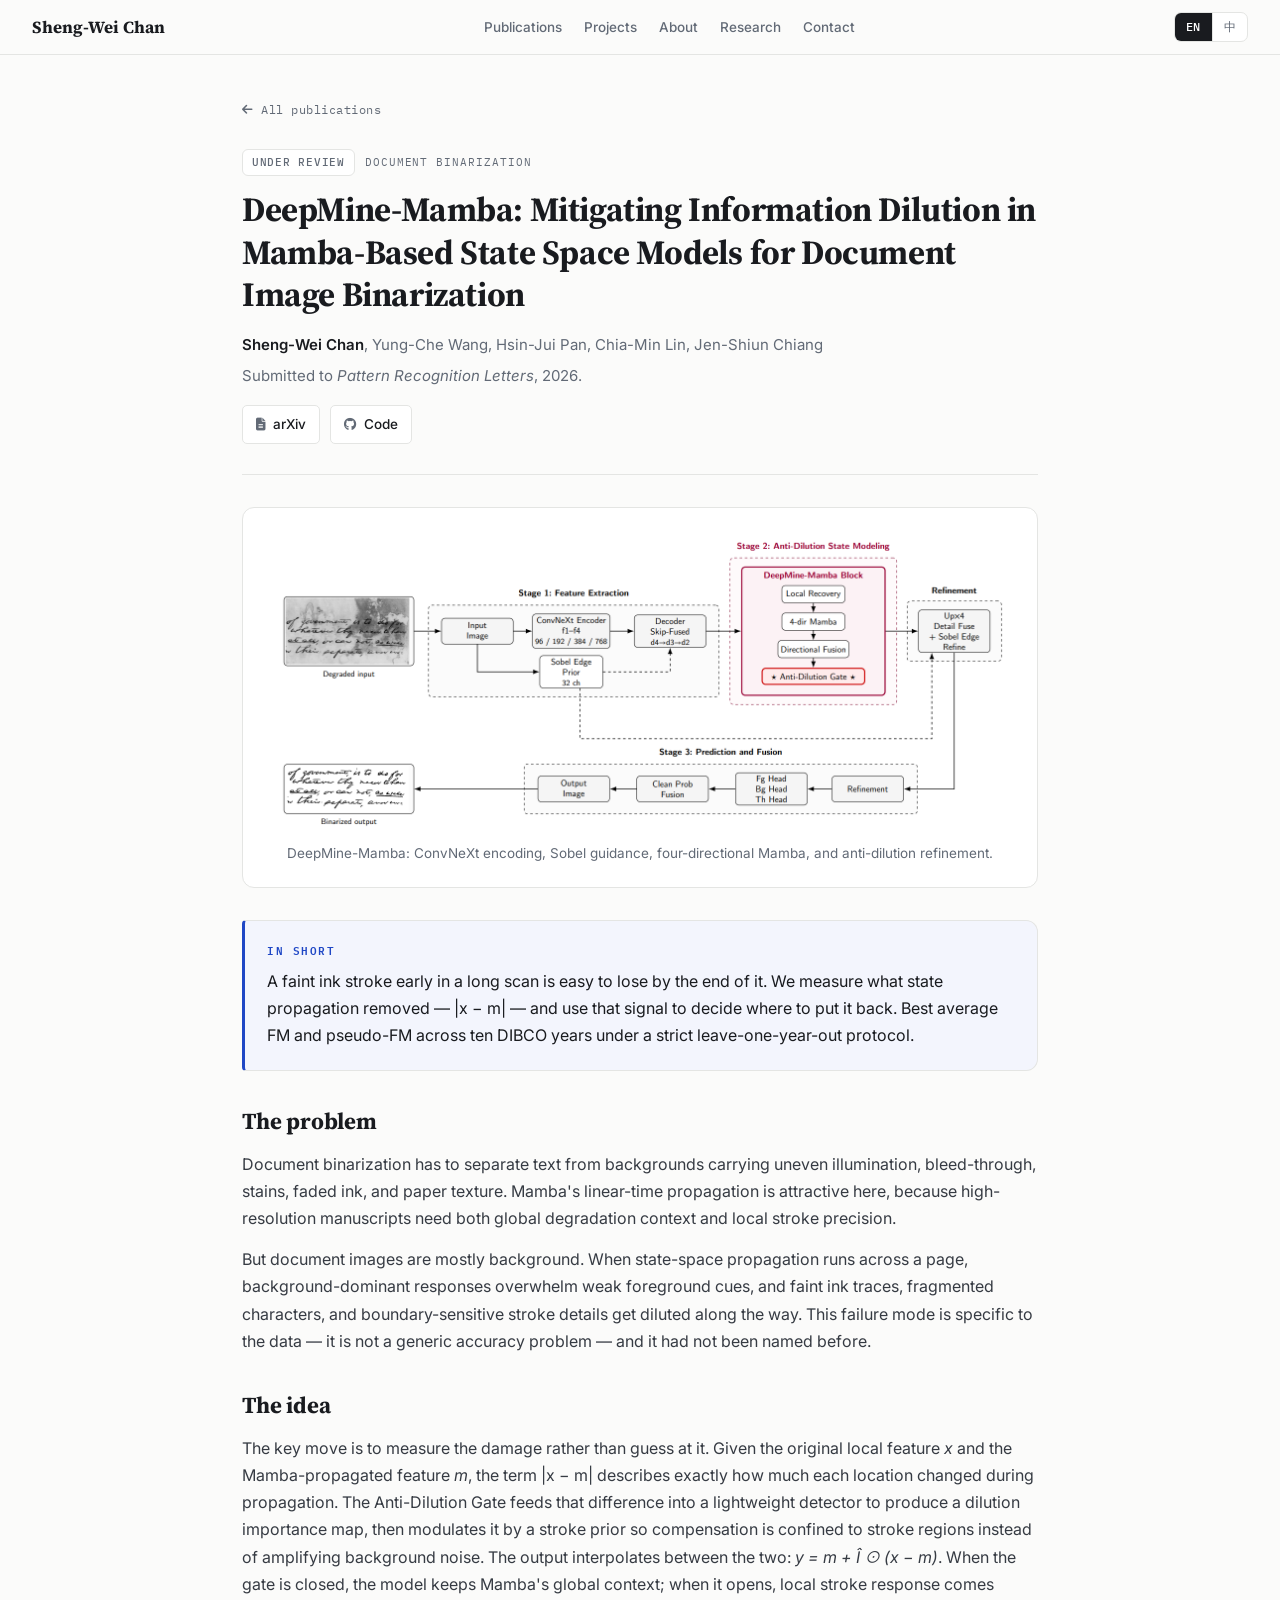
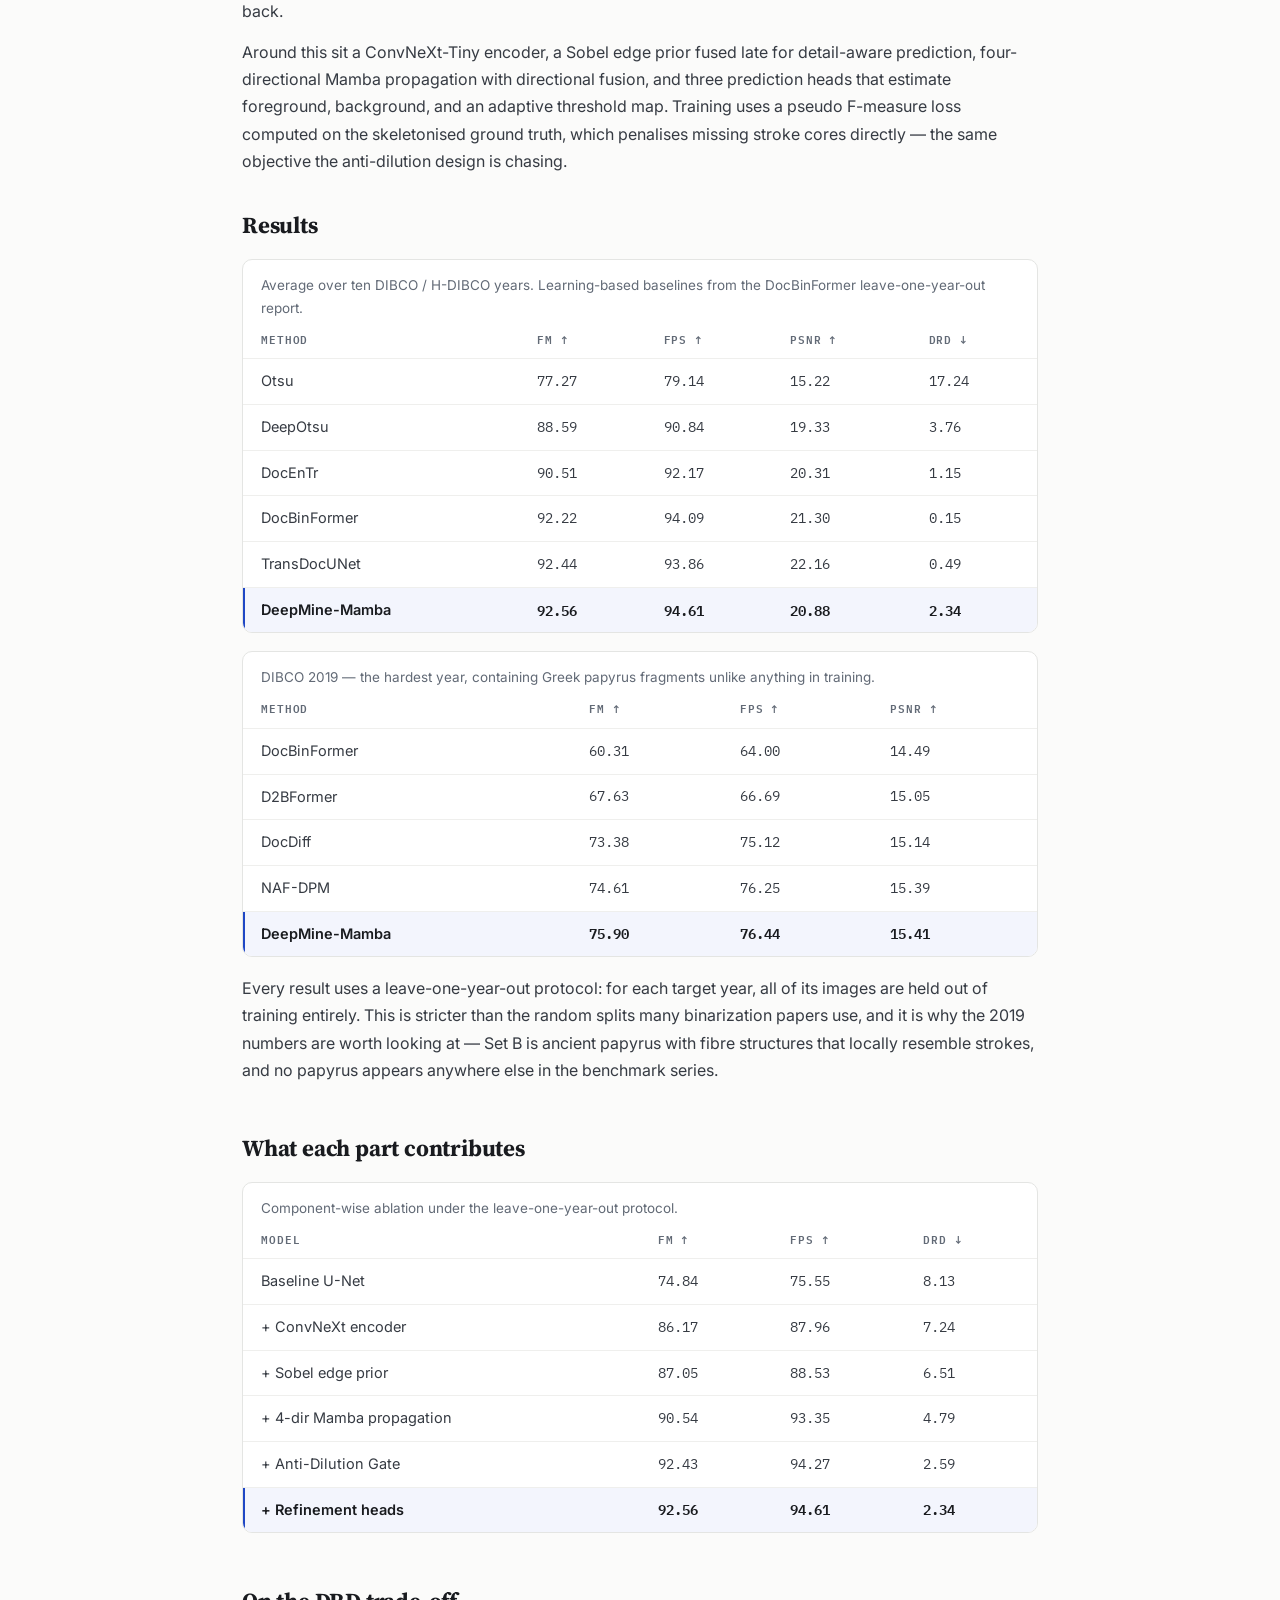
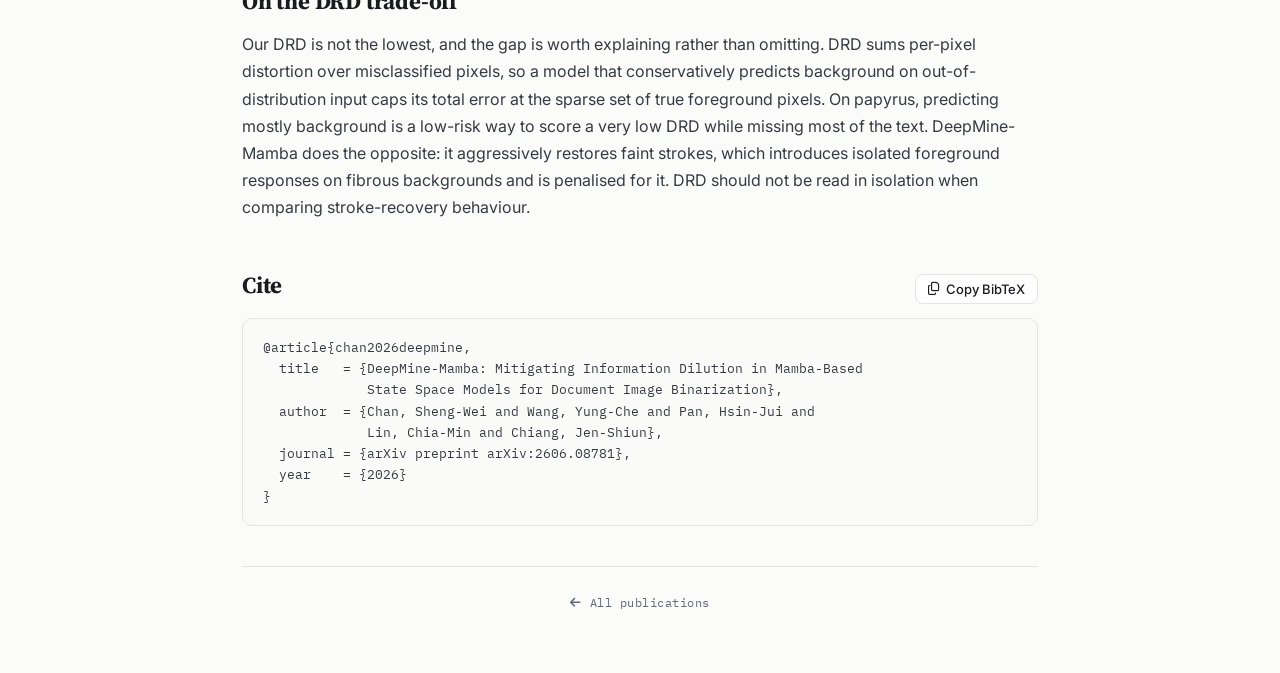
<file: deepmine-mamba.html>
<!DOCTYPE html>
<html lang="en" data-lang="en">
<head>
  <meta charset="UTF-8" />
  <script src="preferences.js"></script>
  <meta name="viewport" content="width=device-width, initial-scale=1.0" />

  

  <meta name="description" content="DeepMine-Mamba studies information retention in state space models for degraded document image binarization. Explore the method, paper, results, and code." />
  <title>DeepMine-Mamba | Sheng-Wei Chan</title>
  <link rel="canonical" href="https://shengweichan.com/deepmine-mamba.html" />

  <link rel="preconnect" href="https://fonts.googleapis.com" />
  <link rel="preconnect" href="https://fonts.gstatic.com" crossorigin />
  <link
    href="https://fonts.googleapis.com/css2?family=IBM+Plex+Mono:wght@400;500;600&family=Inter:wght@400;500;600;700&family=Noto+Sans+TC:wght@400;500;700&family=Noto+Serif+TC:wght@600;700&family=Source+Serif+4:opsz,wght@8..60,500..700&display=swap"
    rel="stylesheet"
  />
  <link rel="icon" href="favicon.svg" type="image/svg+xml" />

  <meta property="og:type" content="article" />
  <meta property="og:title" content="DeepMine-Mamba: Mitigating Information Dilution in Mamba-Based State Space Models for Document Image Binarization" />
  <meta property="og:description" content="DeepMine-Mamba studies information retention in state space models for degraded document image binarization. Explore the method, paper, results, and code." />
  <meta property="og:url" content="https://shengweichan.com/deepmine-mamba.html" />
  <meta property="og:image" content="https://shengweichan.com/deep.png" />
  <meta name="twitter:card" content="summary_large_image" />

  <link rel="stylesheet" href="style.css" />
  <link rel="stylesheet" href="https://cdnjs.cloudflare.com/ajax/libs/font-awesome/6.5.1/css/all.min.css" />

  <script type="application/ld+json">
  {
    "@context": "https://schema.org",
    "@type": "ScholarlyArticle",
    "headline": "DeepMine-Mamba: Mitigating Information Dilution in Mamba-Based State Space Models for Document Image Binarization",
    "author": [{"@type": "Person", "name": "Sheng-Wei Chan"}, {"@type": "Person", "name": "Yung-Che Wang"}, {"@type": "Person", "name": "Hsin-Jui Pan"}, {"@type": "Person", "name": "Chia-Min Lin"}, {"@type": "Person", "name": "Jen-Shiun Chiang"}],
    "datePublished": "2026",
    "url": "https://shengweichan.com/deepmine-mamba.html",
    "isPartOf": { "@type": "Periodical", "name": "arXiv" }
  }
  </script>
  <link rel="stylesheet" href="enhancements.css" />
  <script src="site.js" defer></script>
</head>

<body>
  <a href="#main" class="skip-link"><span lang="en">Skip to content</span><span lang="zh-Hant">跳至內容</span></a>

  <header class="topbar">
    <div class="topbar-inner">
      <a href="index.html" class="brand"><span lang="en">Sheng-Wei Chan</span><span lang="zh-Hant">詹盛惟</span></a>

      <nav id="primary-nav" aria-label="Main navigation / 主要導覽">
        <a href="index.html#publications"><span lang="en">Publications</span><span lang="zh-Hant">論文</span></a>
        <a href="index.html#projects"><span lang="en">Projects</span><span lang="zh-Hant">專題</span></a>
        <a href="index.html#about"><span lang="en">About</span><span lang="zh-Hant">關於</span></a>
        <a href="index.html#research"><span lang="en">Research</span><span lang="zh-Hant">研究</span></a>
        <a href="index.html#contact"><span lang="en">Contact</span><span lang="zh-Hant">聯絡</span></a>
      </nav>

      <button type="button" class="menu-toggle" aria-controls="primary-nav" aria-expanded="false"><span lang="en">Menu ☰</span><span lang="zh-Hant">選單 ☰</span></button>
      <div class="lang-toggle" role="group" aria-label="Language / 語言">
        <button type="button" data-set-lang="en" aria-pressed="true">EN</button>
        <button type="button" data-set-lang="zh" aria-pressed="false">中</button>
      </div>
    </div>
  </header>

  <div class="paper-page">

    <a href="index.html#publications" class="back-link">
      <i class="fa-solid fa-arrow-left"></i>
      <span lang="en">All publications</span><span lang="zh-Hant">回到論文列表</span>
    </a>

    <header class="paper-header">
      <div class="paper-meta">
        <span class="badge" lang="en">Under review</span>
        <span class="badge" lang="zh-Hant">審查中</span>
        <span class="area-label" lang="en">Document Binarization</span>
        <span class="area-label" lang="zh-Hant">文件二值化</span>
      </div>

      <h1>DeepMine-Mamba: Mitigating Information Dilution in Mamba-Based State Space Models for Document Image Binarization</h1>

      <p class="authors"><strong>Sheng-Wei Chan</strong>, Yung-Che Wang, Hsin-Jui Pan, Chia-Min Lin, Jen-Shiun Chiang</p>

      <p class="venue" lang="en">Submitted to <em>Pattern Recognition Letters</em>, 2026.</p>
      <p class="venue" lang="zh-Hant">投稿至 <em>Pattern Recognition Letters</em>，2026。</p>

      <div class="button-group">
          <a href="https://arxiv.org/abs/2606.08781" class="btn" target="_blank" rel="noopener noreferrer"><i class="fa-solid fa-file-lines"></i> arXiv</a>
          <a href="https://github.com/henrychan0719/DeepMine-Mamba" class="btn" target="_blank" rel="noopener noreferrer"><i class="fa-brands fa-github"></i> <span lang="en">Code</span><span lang="zh-Hant">程式碼</span></a>
      </div>
    </header>

    <main id="main">

      <figure class="paper-figure">
        <a data-enlarge href="deep.png"><img loading="lazy" decoding="async" width="1512" height="602" src="deep.png" alt="DeepMine-Mamba architecture" /></a>
        <figcaption lang="en">DeepMine-Mamba: ConvNeXt encoding, Sobel guidance, four-directional Mamba, and anti-dilution refinement.</figcaption>
        <figcaption lang="zh-Hant">DeepMine-Mamba：ConvNeXt 編碼、Sobel 導引、四方向 Mamba，以及 anti-dilution 修復。</figcaption>
      </figure>

      <div class="tldr">
        <h2><span lang="en">In short</span><span lang="zh-Hant">重點</span></h2>
        <p lang="en">A faint ink stroke early in a long scan is easy to lose by the end of it. We measure what state propagation removed — |x &minus; m| — and use that signal to decide where to put it back. Best average FM and pseudo-FM across ten DIBCO years under a strict leave-one-year-out protocol.</p>
        <p lang="zh-Hant">一道出現在長距離掃描早期的淡墨筆畫，很容易在掃描結束前就消失。我們直接量測狀態傳播移除了什麼——|x &minus; m|——並用這個訊號決定該在哪裡把它補回去。在嚴格的 leave-one-year-out 協定下，於十個 DIBCO 年份取得最佳的平均 FM 與 pseudo-FM。</p>
      </div>

      <section class="paper-section">
        <h2><span lang="en">The problem</span><span lang="zh-Hant">問題</span></h2>
        <div lang="en">
          <p>Document binarization has to separate text from backgrounds carrying uneven illumination,
            bleed-through, stains, faded ink, and paper texture. Mamba's linear-time propagation is
            attractive here, because high-resolution manuscripts need both global degradation context
            and local stroke precision.</p>
          <p>But document images are mostly background. When state-space propagation runs across a page,
            background-dominant responses overwhelm weak foreground cues, and faint ink traces,
            fragmented characters, and boundary-sensitive stroke details get diluted along the way. This
            failure mode is specific to the data — it is not a generic accuracy problem — and it had not
            been named before.</p>
        </div>
        <div lang="zh-Hant">
          <p>文件二值化必須把文字從帶有不均勻光照、透印、污漬、褪色墨跡與紙張紋理的背景中分離出來。
            Mamba 的線性時間傳播在這裡很有吸引力，因為高解析度的手稿同時需要全域的劣化脈絡與局部的筆畫精度。</p>
          <p>但文件影像的絕大部分是背景。當狀態空間傳播掃過整頁時，背景主導的響應會淹沒微弱的前景線索，
            淡墨痕跡、斷裂的字元、對邊界敏感的筆畫細節，就在傳播途中被稀釋掉。
            這個失效模式是資料特性造成的——不是一般性的準確度問題——而且先前沒有被命名過。</p>
        </div>
      </section>

      <section class="paper-section">
        <h2><span lang="en">The idea</span><span lang="zh-Hant">作法</span></h2>
        <div lang="en">
          <p>The key move is to measure the damage rather than guess at it. Given the original local
            feature <em>x</em> and the Mamba-propagated feature <em>m</em>, the term
            |x&nbsp;&minus;&nbsp;m| describes exactly how much each location changed during propagation.
            The Anti-Dilution Gate feeds that difference into a lightweight detector to produce a
            dilution importance map, then modulates it by a stroke prior so compensation is confined to
            stroke regions instead of amplifying background noise. The output interpolates between the
            two: <em>y = m + Î &odot; (x &minus; m)</em>. When the gate is closed, the model keeps
            Mamba's global context; when it opens, local stroke response comes back.</p>
          <p>Around this sit a ConvNeXt-Tiny encoder, a Sobel edge prior fused late for detail-aware
            prediction, four-directional Mamba propagation with directional fusion, and three prediction
            heads that estimate foreground, background, and an adaptive threshold map. Training uses a
            pseudo F-measure loss computed on the skeletonised ground truth, which penalises missing
            stroke cores directly — the same objective the anti-dilution design is chasing.</p>
        </div>
        <div lang="zh-Hant">
          <p>關鍵作法是去<em>量測</em>損失，而不是猜測損失。給定原始的局部特徵 <em>x</em> 與經 Mamba 傳播後的特徵
            <em>m</em>，|x&nbsp;&minus;&nbsp;m| 這一項正好描述了每個位置在傳播過程中被改變了多少。
            Anti-Dilution Gate 把這個差值送入輕量偵測器，產生稀釋重要性圖，再用筆畫先驗加以調製，
            使補償只作用在筆畫區域，而不會連背景雜訊一起放大。輸出則在兩者之間插值：
            <em>y = m + Î &odot; (x &minus; m)</em>。閘門關閉時，模型保留 Mamba 的全域上下文；
            閘門開啟時，局部筆畫響應就被找回來。</p>
          <p>圍繞這個核心的是：ConvNeXt-Tiny 編碼器、在後段融合以支援細節感知預測的 Sobel 邊緣先驗、
            帶方向性融合的四方向 Mamba 傳播，以及分別估計前景、背景與自適應閾值圖的三個預測頭。
            訓練使用在骨架化標註上計算的 pseudo F-measure 損失，直接懲罰遺漏的筆畫核心——
            這正是 anti-dilution 設計所追求的目標。</p>
        </div>
      </section>

      <section class="paper-section">
        <h2><span lang="en">Results</span><span lang="zh-Hant">實驗結果</span></h2>
        <div class="table-wrap" lang="en">
          <table class="data">
            <caption>Average over ten DIBCO / H-DIBCO years. Learning-based baselines from the DocBinFormer leave-one-year-out report.</caption>
            <thead><tr><th>Method</th><th>FM &uarr;</th><th>Fps &uarr;</th><th>PSNR &uarr;</th><th>DRD &darr;</th></tr></thead>
            <tbody>
              <tr><td>Otsu</td><td>77.27</td><td>79.14</td><td>15.22</td><td>17.24</td></tr>
              <tr><td>DeepOtsu</td><td>88.59</td><td>90.84</td><td>19.33</td><td>3.76</td></tr>
              <tr><td>DocEnTr</td><td>90.51</td><td>92.17</td><td>20.31</td><td>1.15</td></tr>
              <tr><td>DocBinFormer</td><td>92.22</td><td>94.09</td><td>21.30</td><td>0.15</td></tr>
              <tr><td>TransDocUNet</td><td>92.44</td><td>93.86</td><td>22.16</td><td>0.49</td></tr>
              <tr class="ours"><td>DeepMine-Mamba</td><td>92.56</td><td>94.61</td><td>20.88</td><td>2.34</td></tr>
            </tbody>
          </table>
        </div>
        <div class="table-wrap" lang="zh-Hant">
          <table class="data">
            <caption>十個 DIBCO / H-DIBCO 年份的平均值。學習式基線數據取自 DocBinFormer 的 leave-one-year-out 報告。</caption>
            <thead><tr><th>方法</th><th>FM &uarr;</th><th>Fps &uarr;</th><th>PSNR &uarr;</th><th>DRD &darr;</th></tr></thead>
            <tbody>
              <tr><td>Otsu</td><td>77.27</td><td>79.14</td><td>15.22</td><td>17.24</td></tr>
              <tr><td>DeepOtsu</td><td>88.59</td><td>90.84</td><td>19.33</td><td>3.76</td></tr>
              <tr><td>DocEnTr</td><td>90.51</td><td>92.17</td><td>20.31</td><td>1.15</td></tr>
              <tr><td>DocBinFormer</td><td>92.22</td><td>94.09</td><td>21.30</td><td>0.15</td></tr>
              <tr><td>TransDocUNet</td><td>92.44</td><td>93.86</td><td>22.16</td><td>0.49</td></tr>
              <tr class="ours"><td>DeepMine-Mamba</td><td>92.56</td><td>94.61</td><td>20.88</td><td>2.34</td></tr>
            </tbody>
          </table>
        </div>
        <div class="table-wrap" lang="en">
          <table class="data">
            <caption>DIBCO 2019 — the hardest year, containing Greek papyrus fragments unlike anything in training.</caption>
            <thead><tr><th>Method</th><th>FM &uarr;</th><th>Fps &uarr;</th><th>PSNR &uarr;</th></tr></thead>
            <tbody>
              <tr><td>DocBinFormer</td><td>60.31</td><td>64.00</td><td>14.49</td></tr>
              <tr><td>D2BFormer</td><td>67.63</td><td>66.69</td><td>15.05</td></tr>
              <tr><td>DocDiff</td><td>73.38</td><td>75.12</td><td>15.14</td></tr>
              <tr><td>NAF-DPM</td><td>74.61</td><td>76.25</td><td>15.39</td></tr>
              <tr class="ours"><td>DeepMine-Mamba</td><td>75.90</td><td>76.44</td><td>15.41</td></tr>
            </tbody>
          </table>
        </div>
        <div class="table-wrap" lang="zh-Hant">
          <table class="data">
            <caption>DIBCO 2019——最困難的年份，包含訓練資料中完全沒有的希臘莎草紙碎片。</caption>
            <thead><tr><th>方法</th><th>FM &uarr;</th><th>Fps &uarr;</th><th>PSNR &uarr;</th></tr></thead>
            <tbody>
              <tr><td>DocBinFormer</td><td>60.31</td><td>64.00</td><td>14.49</td></tr>
              <tr><td>D2BFormer</td><td>67.63</td><td>66.69</td><td>15.05</td></tr>
              <tr><td>DocDiff</td><td>73.38</td><td>75.12</td><td>15.14</td></tr>
              <tr><td>NAF-DPM</td><td>74.61</td><td>76.25</td><td>15.39</td></tr>
              <tr class="ours"><td>DeepMine-Mamba</td><td>75.90</td><td>76.44</td><td>15.41</td></tr>
            </tbody>
          </table>
        </div>
        <p lang="en">Every result uses a leave-one-year-out protocol: for each target year, all of its images are held out of training entirely. This is stricter than the random splits many binarization papers use, and it is why the 2019 numbers are worth looking at — Set B is ancient papyrus with fibre structures that locally resemble strokes, and no papyrus appears anywhere else in the benchmark series.</p>
        <p lang="zh-Hant">每一項結果都採用 leave-one-year-out 協定：對每個目標年份，該年的所有影像完全排除在訓練之外。這比許多二值化論文採用的隨機切分更嚴格，也是 2019 這組數字值得一看的原因——Set B 是古代莎草紙，其纖維結構在局部看起來就像筆畫，而整個基準系列的其他年份都沒有莎草紙樣本。</p>
      </section>

      <section class="paper-section">
        <h2><span lang="en">What each part contributes</span><span lang="zh-Hant">各模組的貢獻</span></h2>
        <div class="table-wrap" lang="en">
          <table class="data">
            <caption>Component-wise ablation under the leave-one-year-out protocol.</caption>
            <thead><tr><th>Model</th><th>FM &uarr;</th><th>Fps &uarr;</th><th>DRD &darr;</th></tr></thead>
            <tbody>
              <tr><td>Baseline U-Net</td><td>74.84</td><td>75.55</td><td>8.13</td></tr>
              <tr><td>+ ConvNeXt encoder</td><td>86.17</td><td>87.96</td><td>7.24</td></tr>
              <tr><td>+ Sobel edge prior</td><td>87.05</td><td>88.53</td><td>6.51</td></tr>
              <tr><td>+ 4-dir Mamba propagation</td><td>90.54</td><td>93.35</td><td>4.79</td></tr>
              <tr><td>+ Anti-Dilution Gate</td><td>92.43</td><td>94.27</td><td>2.59</td></tr>
              <tr class="ours"><td>+ Refinement heads</td><td>92.56</td><td>94.61</td><td>2.34</td></tr>
            </tbody>
          </table>
        </div>
        <div class="table-wrap" lang="zh-Hant">
          <table class="data">
            <caption>leave-one-year-out 協定下的逐模組消融實驗。</caption>
            <thead><tr><th>模型</th><th>FM &uarr;</th><th>Fps &uarr;</th><th>DRD &darr;</th></tr></thead>
            <tbody>
              <tr><td>Baseline U-Net</td><td>74.84</td><td>75.55</td><td>8.13</td></tr>
              <tr><td>+ ConvNeXt encoder</td><td>86.17</td><td>87.96</td><td>7.24</td></tr>
              <tr><td>+ Sobel edge prior</td><td>87.05</td><td>88.53</td><td>6.51</td></tr>
              <tr><td>+ 4-dir Mamba propagation</td><td>90.54</td><td>93.35</td><td>4.79</td></tr>
              <tr><td>+ Anti-Dilution Gate</td><td>92.43</td><td>94.27</td><td>2.59</td></tr>
              <tr class="ours"><td>+ Refinement heads</td><td>92.56</td><td>94.61</td><td>2.34</td></tr>
            </tbody>
          </table>
        </div>
      </section>

      <section class="paper-section">
        <h2><span lang="en">On the DRD trade-off</span><span lang="zh-Hant">關於 DRD 的取捨</span></h2>
        <p lang="en">Our DRD is not the lowest, and the gap is worth explaining rather than omitting. DRD sums per-pixel distortion over misclassified pixels, so a model that conservatively predicts background on out-of-distribution input caps its total error at the sparse set of true foreground pixels. On papyrus, predicting mostly background is a low-risk way to score a very low DRD while missing most of the text. DeepMine-Mamba does the opposite: it aggressively restores faint strokes, which introduces isolated foreground responses on fibrous backgrounds and is penalised for it. DRD should not be read in isolation when comparing stroke-recovery behaviour.</p>
        <p lang="zh-Hant">我們的 DRD 並非最低，而這個差距值得解釋，而不是略去。DRD 是把所有誤判像素的失真逐點加總，因此當模型面對分布外的輸入時，只要保守地全部預測成背景，總誤差就會被限制在稀疏的真實前景像素上。在莎草紙上，幾乎全部預測為背景是一個低風險的策略，可以換得極低的 DRD，卻同時漏掉大部分文字。DeepMine-Mamba 走的是相反的路：它積極還原淡薄的筆畫，因而在纖維狀背景上產生一些孤立的前景響應，並為此被扣分。在比較筆畫還原能力時，DRD 不應該被單獨解讀。</p>
      </section>

      <section class="paper-section">
        <div class="section-head">
          <h2><span lang="en">Cite</span><span lang="zh-Hant">引用</span></h2>
          <button type="button" class="copy-btn" data-copy-target="bibtex">
            <i class="fa-regular fa-copy"></i>
            <span lang="en">Copy BibTeX</span><span lang="zh-Hant">複製 BibTeX</span>
          </button>
        </div>
        <div class="bibtex" id="bibtex">@article{chan2026deepmine,
  title   = {DeepMine-Mamba: Mitigating Information Dilution in Mamba-Based
             State Space Models for Document Image Binarization},
  author  = {Chan, Sheng-Wei and Wang, Yung-Che and Pan, Hsin-Jui and
             Lin, Chia-Min and Chiang, Jen-Shiun},
  journal = {arXiv preprint arXiv:2606.08781},
  year    = {2026}
}</div>
      </section>

    </main>

    <footer class="paper-footer">
      <a href="index.html#publications" class="back-link">
        <i class="fa-solid fa-arrow-left"></i>
        <span lang="en">All publications</span><span lang="zh-Hant">回到論文列表</span>
      </a>
    </footer>

  </div>

  

  


  <dialog id="image-dialog" class="image-dialog" aria-labelledby="image-dialog-title">
    <div class="dialog-header"><h2 id="image-dialog-title">Image</h2><button type="button" class="dialog-close" data-dialog-close autofocus><span lang="en">Close ✕</span><span lang="zh-Hant">關閉 ✕</span></button></div>
    <img alt="" />
    <a data-dialog-destination hidden target="_blank" rel="noopener noreferrer"></a>
    <p><span lang="en">Press Esc or use Close to return.</span><span lang="zh-Hant">按 Esc 或「關閉」返回頁面。</span></p>
  </dialog>

</body>
</html>
</file>
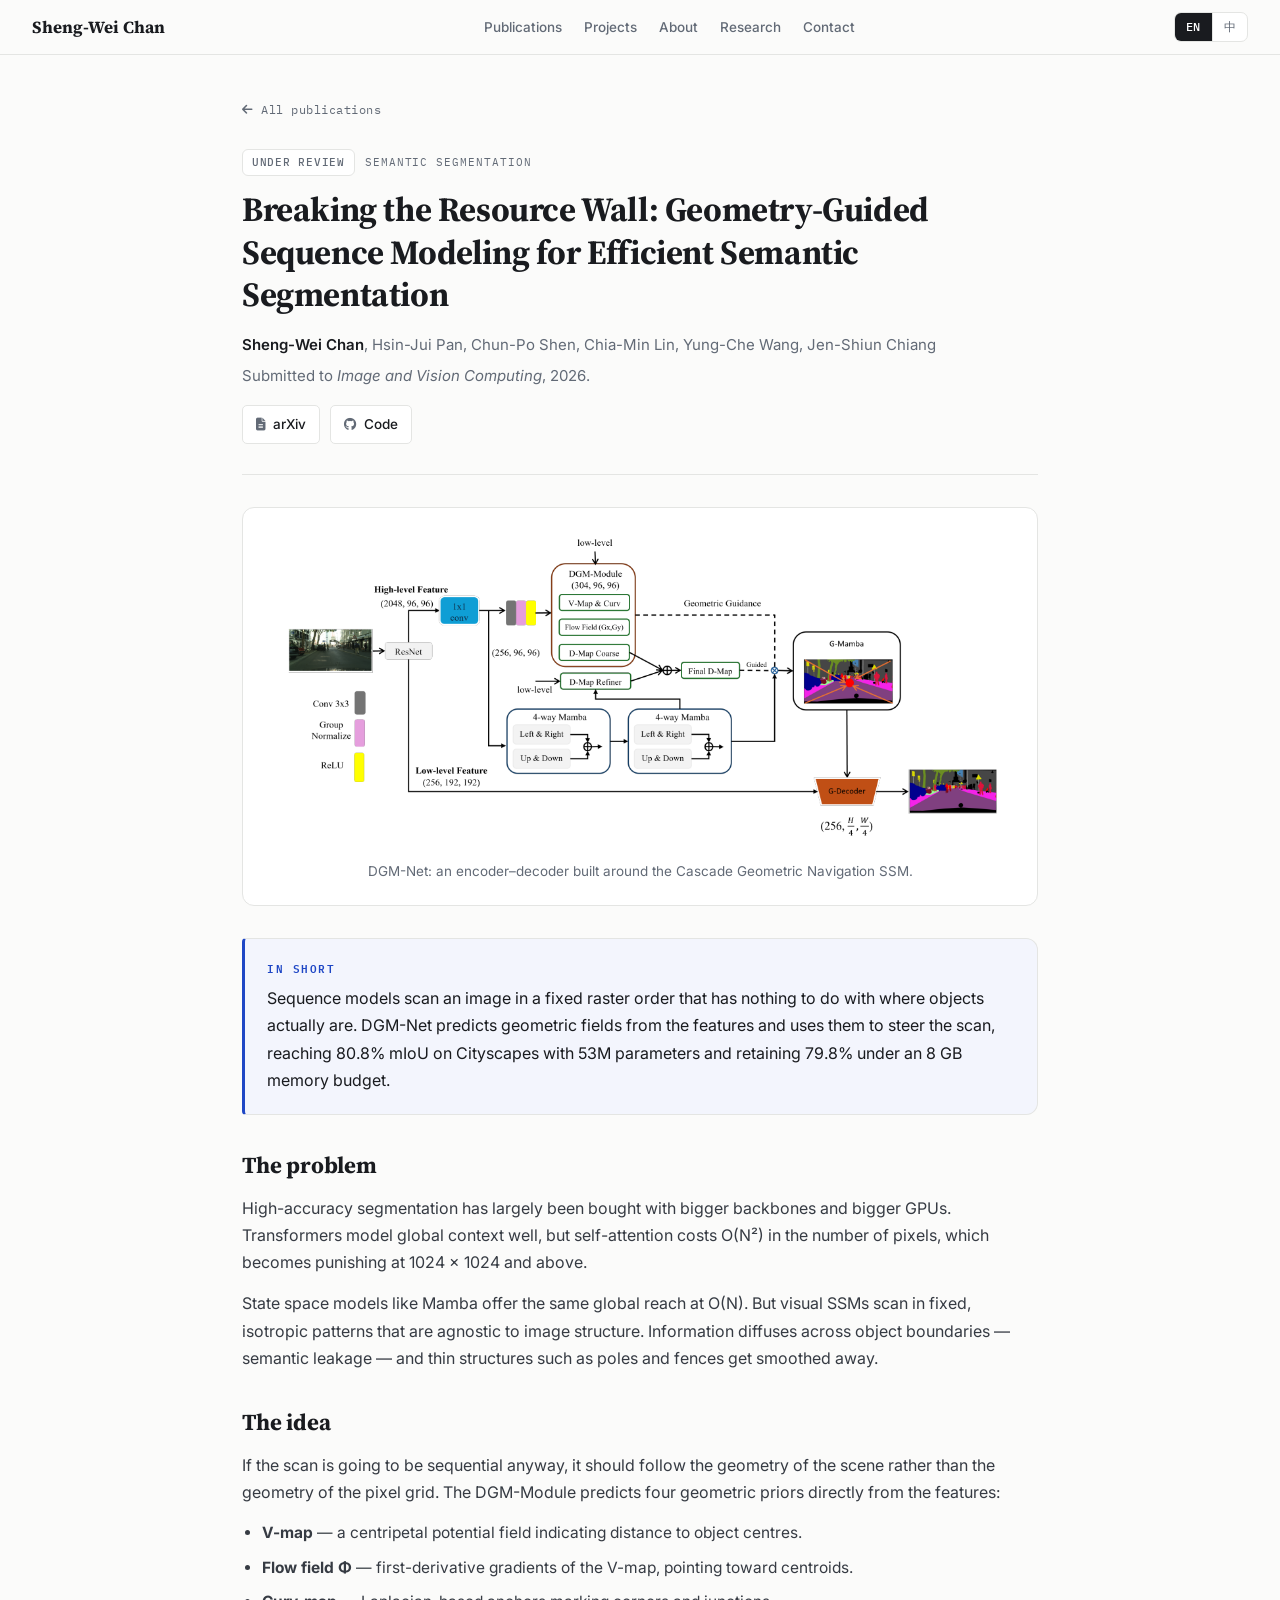
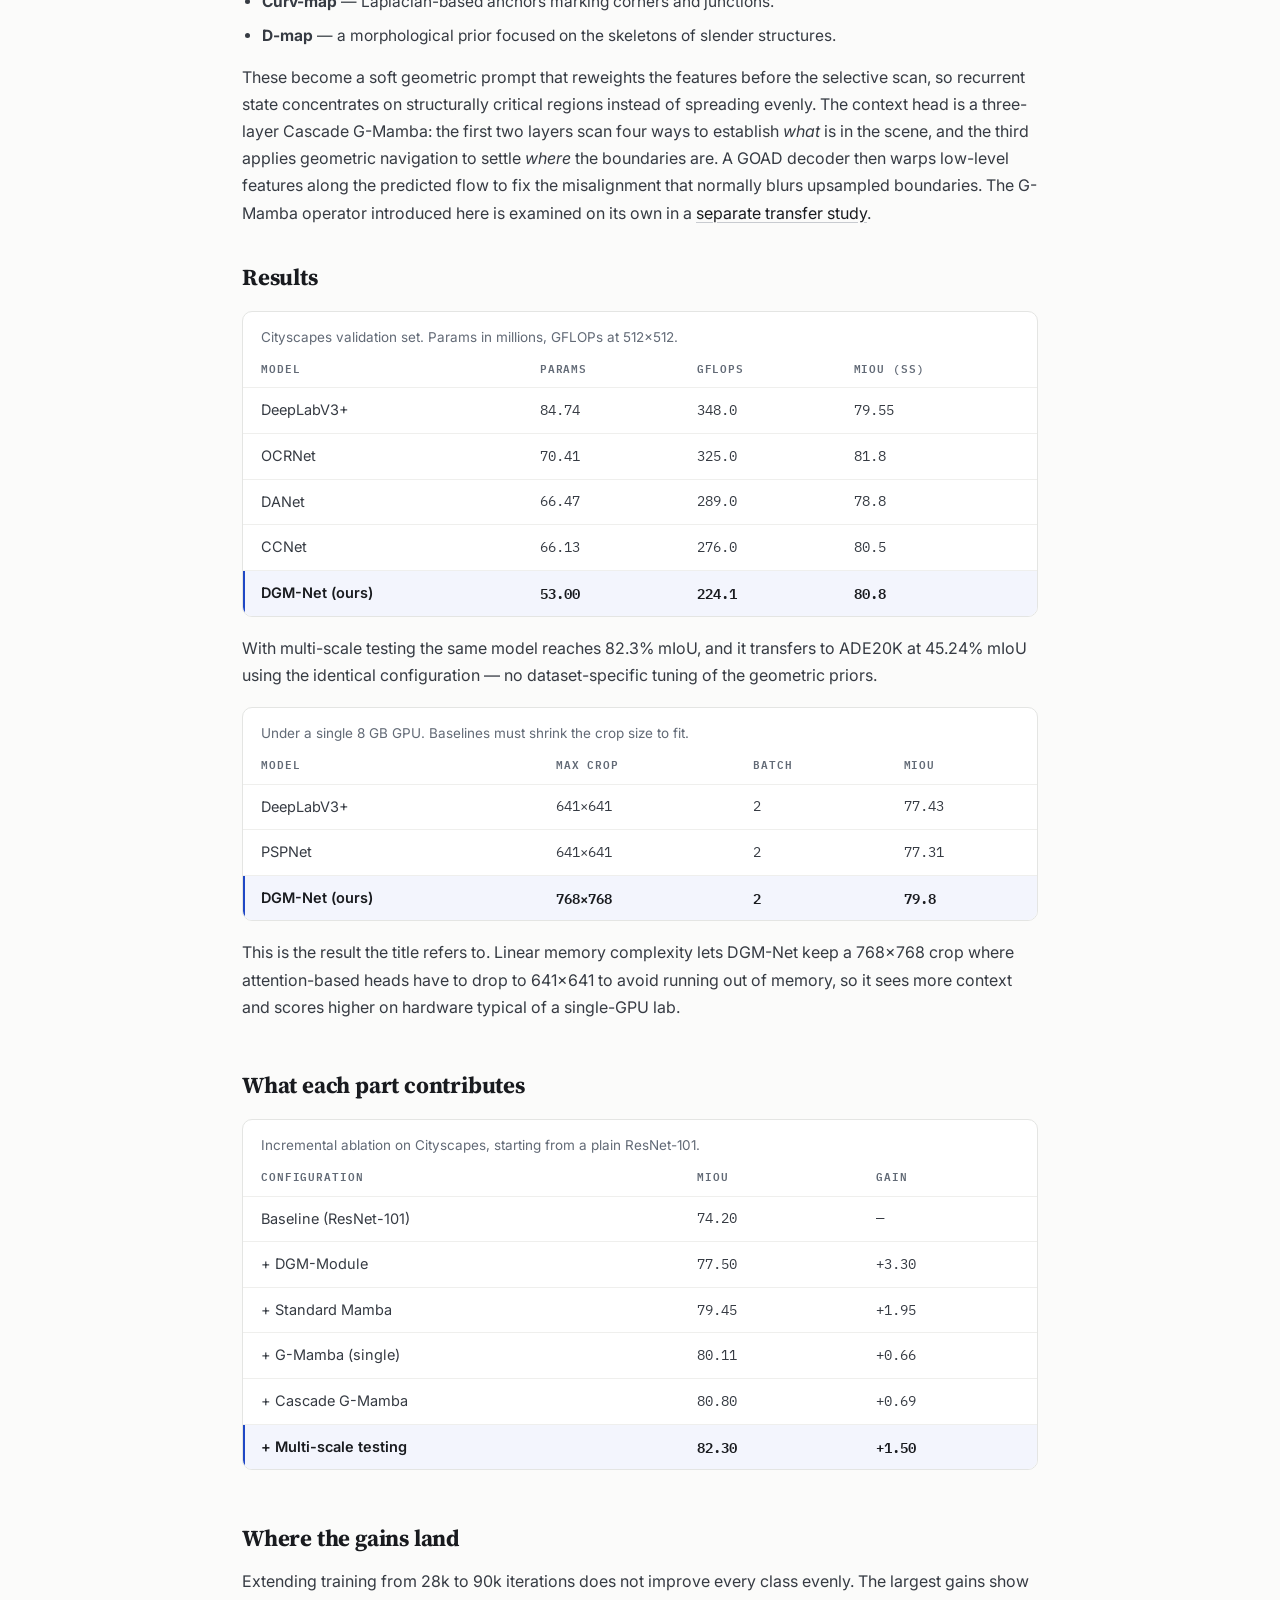
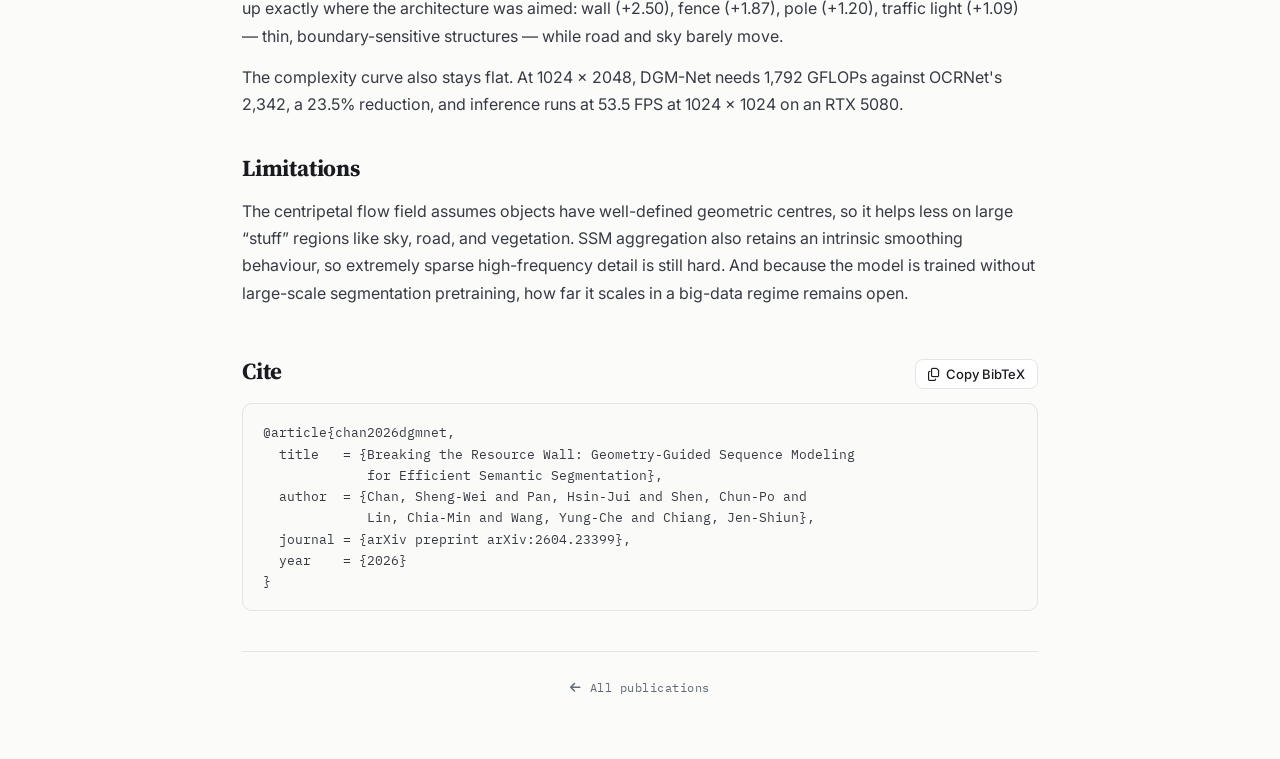
<file: dgm-net.html>
<!DOCTYPE html>
<html lang="en" data-lang="en">
<head>
  <meta charset="UTF-8" />
  <script src="preferences.js"></script>
  <meta name="viewport" content="width=device-width, initial-scale=1.0" />

  

  <meta name="description" content="DGM-Net combines Mamba-based context modeling with lightweight feature fusion for semantic segmentation. Explore the architecture, results, and code." />
  <title>DGM-Net | Sheng-Wei Chan</title>
  <link rel="canonical" href="https://shengweichan.com/dgm-net.html" />

  <link rel="preconnect" href="https://fonts.googleapis.com" />
  <link rel="preconnect" href="https://fonts.gstatic.com" crossorigin />
  <link
    href="https://fonts.googleapis.com/css2?family=IBM+Plex+Mono:wght@400;500;600&family=Inter:wght@400;500;600;700&family=Noto+Sans+TC:wght@400;500;700&family=Noto+Serif+TC:wght@600;700&family=Source+Serif+4:opsz,wght@8..60,500..700&display=swap"
    rel="stylesheet"
  />
  <link rel="icon" href="favicon.svg" type="image/svg+xml" />

  <meta property="og:type" content="article" />
  <meta property="og:title" content="Breaking the Resource Wall: Geometry-Guided Sequence Modeling for Efficient Semantic Segmentation" />
  <meta property="og:description" content="DGM-Net combines Mamba-based context modeling with lightweight feature fusion for semantic segmentation. Explore the architecture, results, and code." />
  <meta property="og:url" content="https://shengweichan.com/dgm-net.html" />
  <meta property="og:image" content="https://shengweichan.com/dgmnet.png" />
  <meta name="twitter:card" content="summary_large_image" />

  <link rel="stylesheet" href="style.css" />
  <link rel="stylesheet" href="https://cdnjs.cloudflare.com/ajax/libs/font-awesome/6.5.1/css/all.min.css" />

  <script type="application/ld+json">
  {
    "@context": "https://schema.org",
    "@type": "ScholarlyArticle",
    "headline": "Breaking the Resource Wall: Geometry-Guided Sequence Modeling for Efficient Semantic Segmentation",
    "author": [{"@type": "Person", "name": "Sheng-Wei Chan"}, {"@type": "Person", "name": "Hsin-Jui Pan"}, {"@type": "Person", "name": "Chun-Po Shen"}, {"@type": "Person", "name": "Chia-Min Lin"}, {"@type": "Person", "name": "Yung-Che Wang"}, {"@type": "Person", "name": "Jen-Shiun Chiang"}],
    "datePublished": "2026",
    "url": "https://shengweichan.com/dgm-net.html",
    "isPartOf": { "@type": "Periodical", "name": "arXiv" }
  }
  </script>
  <link rel="stylesheet" href="enhancements.css" />
  <script src="site.js" defer></script>
</head>

<body>
  <a href="#main" class="skip-link"><span lang="en">Skip to content</span><span lang="zh-Hant">跳至內容</span></a>

  <header class="topbar">
    <div class="topbar-inner">
      <a href="index.html" class="brand"><span lang="en">Sheng-Wei Chan</span><span lang="zh-Hant">詹盛惟</span></a>

      <nav id="primary-nav" aria-label="Main navigation / 主要導覽">
        <a href="index.html#publications"><span lang="en">Publications</span><span lang="zh-Hant">論文</span></a>
        <a href="index.html#projects"><span lang="en">Projects</span><span lang="zh-Hant">專題</span></a>
        <a href="index.html#about"><span lang="en">About</span><span lang="zh-Hant">關於</span></a>
        <a href="index.html#research"><span lang="en">Research</span><span lang="zh-Hant">研究</span></a>
        <a href="index.html#contact"><span lang="en">Contact</span><span lang="zh-Hant">聯絡</span></a>
      </nav>

      <button type="button" class="menu-toggle" aria-controls="primary-nav" aria-expanded="false"><span lang="en">Menu ☰</span><span lang="zh-Hant">選單 ☰</span></button>
      <div class="lang-toggle" role="group" aria-label="Language / 語言">
        <button type="button" data-set-lang="en" aria-pressed="true">EN</button>
        <button type="button" data-set-lang="zh" aria-pressed="false">中</button>
      </div>
    </div>
  </header>

  <div class="paper-page">

    <a href="index.html#publications" class="back-link">
      <i class="fa-solid fa-arrow-left"></i>
      <span lang="en">All publications</span><span lang="zh-Hant">回到論文列表</span>
    </a>

    <header class="paper-header">
      <div class="paper-meta">
        <span class="badge" lang="en">Under review</span>
        <span class="badge" lang="zh-Hant">審查中</span>
        <span class="area-label" lang="en">Semantic Segmentation</span>
        <span class="area-label" lang="zh-Hant">語意分割</span>
      </div>

      <h1>Breaking the Resource Wall: Geometry-Guided Sequence Modeling for Efficient Semantic Segmentation</h1>

      <p class="authors"><strong>Sheng-Wei Chan</strong>, Hsin-Jui Pan, Chun-Po Shen, Chia-Min Lin, Yung-Che Wang, Jen-Shiun Chiang</p>

      <p class="venue" lang="en">Submitted to <em>Image and Vision Computing</em>, 2026.</p>
      <p class="venue" lang="zh-Hant">投稿至 <em>Image and Vision Computing</em>，2026。</p>

      <div class="button-group">
          <a href="https://arxiv.org/abs/2604.23399" class="btn" target="_blank" rel="noopener noreferrer"><i class="fa-solid fa-file-lines"></i> arXiv</a>
          <a href="https://github.com/henrychan0719/DGM-Net" class="btn" target="_blank" rel="noopener noreferrer"><i class="fa-brands fa-github"></i> <span lang="en">Code</span><span lang="zh-Hant">程式碼</span></a>
      </div>
    </header>

    <main id="main">

      <figure class="paper-figure">
        <a data-enlarge href="dgmnet.png"><img loading="lazy" decoding="async" width="1140" height="480" src="dgmnet.png" alt="DGM-Net architecture" /></a>
        <figcaption lang="en">DGM-Net: an encoder–decoder built around the Cascade Geometric Navigation SSM.</figcaption>
        <figcaption lang="zh-Hant">DGM-Net：以 Cascade Geometric Navigation SSM 為核心的編碼器–解碼器架構。</figcaption>
      </figure>

      <div class="tldr">
        <h2><span lang="en">In short</span><span lang="zh-Hant">重點</span></h2>
        <p lang="en">Sequence models scan an image in a fixed raster order that has nothing to do with where objects actually are. DGM-Net predicts geometric fields from the features and uses them to steer the scan, reaching 80.8% mIoU on Cityscapes with 53M parameters and retaining 79.8% under an 8 GB memory budget.</p>
        <p lang="zh-Hant">序列模型以固定的光柵順序掃描影像，而這個順序跟物件實際的位置毫無關係。DGM-Net 從特徵中預測幾何場，並以此引導掃描路徑，在 Cityscapes 上以 53M 參數達到 80.8% mIoU，在 8 GB 記憶體限制下仍維持 79.8%。</p>
      </div>

      <section class="paper-section">
        <h2><span lang="en">The problem</span><span lang="zh-Hant">問題</span></h2>
        <div lang="en">
          <p>High-accuracy segmentation has largely been bought with bigger backbones and bigger
            GPUs. Transformers model global context well, but self-attention costs O(N&sup2;) in the
            number of pixels, which becomes punishing at 1024&nbsp;&times;&nbsp;1024 and above.</p>
          <p>State space models like Mamba offer the same global reach at O(N). But visual SSMs scan
            in fixed, isotropic patterns that are agnostic to image structure. Information diffuses
            across object boundaries — semantic leakage — and thin structures such as poles and
            fences get smoothed away.</p>
        </div>
        <div lang="zh-Hant">
          <p>高準確度的分割，長期以來是靠更大的骨幹網路與更大的顯卡換來的。Transformer 能有效建模全域上下文，
            但自注意力的成本隨像素數呈 O(N&sup2;) 成長，在 1024&nbsp;&times;&nbsp;1024 以上的解析度代價極高。</p>
          <p>Mamba 這類狀態空間模型能以 O(N) 提供同樣的全域視野，但視覺 SSM 採用的是固定且各向同性的掃描模式，
            完全不理會影像本身的結構。結果是資訊跨越物件邊界擴散——也就是語義洩漏——而電線桿、柵欄這類細長結構
            則被平滑掉。</p>
        </div>
      </section>

      <section class="paper-section">
        <h2><span lang="en">The idea</span><span lang="zh-Hant">作法</span></h2>
        <div lang="en">
          <p>If the scan is going to be sequential anyway, it should follow the geometry of the scene
            rather than the geometry of the pixel grid. The DGM-Module predicts four geometric priors
            directly from the features:</p>
          <ul>
            <li><strong>V-map</strong> — a centripetal potential field indicating distance to object centres.</li>
            <li><strong>Flow field &Phi;</strong> — first-derivative gradients of the V-map, pointing toward centroids.</li>
            <li><strong>Curv-map</strong> — Laplacian-based anchors marking corners and junctions.</li>
            <li><strong>D-map</strong> — a morphological prior focused on the skeletons of slender structures.</li>
          </ul>
          <p>These become a soft geometric prompt that reweights the features before the selective scan,
            so recurrent state concentrates on structurally critical regions instead of spreading evenly.
            The context head is a three-layer Cascade G-Mamba: the first two layers scan four ways to
            establish <em>what</em> is in the scene, and the third applies geometric navigation to
            settle <em>where</em> the boundaries are. A GOAD decoder then warps low-level features along
            the predicted flow to fix the misalignment that normally blurs upsampled boundaries. The
            G-Mamba operator introduced here is examined on its own in a
            <a href="g-mamba.html">separate transfer study</a>.</p>
        </div>
        <div lang="zh-Hant">
          <p>既然掃描終究是循序的，那它就應該依循場景的幾何，而不是像素網格的幾何。
            DGM-Module 直接從特徵預測四種幾何先驗：</p>
          <ul>
            <li><strong>V-map</strong>——向心位能場，表示各點到物件中心的距離。</li>
            <li><strong>Flow field &Phi;</strong>——V-map 的一階導數梯度，指向物件重心。</li>
            <li><strong>Curv-map</strong>——基於拉普拉斯運算的結構錨點，標記轉角與交界。</li>
            <li><strong>D-map</strong>——形態學先驗，聚焦於細長結構的骨架。</li>
          </ul>
          <p>這些先驗會組成一個柔性的幾何提示，在選擇性掃描之前重新加權特徵，
            讓遞迴狀態集中在結構關鍵的區域，而不是平均分散。上下文模組是三層的 Cascade G-Mamba：
            前兩層做四方向掃描，先確立場景中<em>有什麼</em>；第三層才施加幾何導航，判斷邊界<em>在哪裡</em>。
            接著 GOAD 解碼器沿著預測的流場對低階特徵做扭曲對齊，修正上採樣通常會造成的邊界模糊。
            本文提出的 G-Mamba 運算子，另有一篇<a href="g-mamba.html">獨立的遷移分析</a>單獨檢驗其效果。</p>
        </div>
      </section>

      <section class="paper-section">
        <h2><span lang="en">Results</span><span lang="zh-Hant">實驗結果</span></h2>
        <div class="table-wrap" lang="en">
          <table class="data">
            <caption>Cityscapes validation set. Params in millions, GFLOPs at 512&times;512.</caption>
            <thead><tr><th>Model</th><th>Params</th><th>GFLOPs</th><th>mIoU (SS)</th></tr></thead>
            <tbody>
              <tr><td>DeepLabV3+</td><td>84.74</td><td>348.0</td><td>79.55</td></tr>
              <tr><td>OCRNet</td><td>70.41</td><td>325.0</td><td>81.8</td></tr>
              <tr><td>DANet</td><td>66.47</td><td>289.0</td><td>78.8</td></tr>
              <tr><td>CCNet</td><td>66.13</td><td>276.0</td><td>80.5</td></tr>
              <tr class="ours"><td>DGM-Net (ours)</td><td>53.00</td><td>224.1</td><td>80.8</td></tr>
            </tbody>
          </table>
        </div>
        <div class="table-wrap" lang="zh-Hant">
          <table class="data">
            <caption>Cityscapes 驗證集。參數量單位為百萬，GFLOPs 於 512&times;512 解析度量測。</caption>
            <thead><tr><th>模型</th><th>參數量</th><th>GFLOPs</th><th>mIoU（單尺度）</th></tr></thead>
            <tbody>
              <tr><td>DeepLabV3+</td><td>84.74</td><td>348.0</td><td>79.55</td></tr>
              <tr><td>OCRNet</td><td>70.41</td><td>325.0</td><td>81.8</td></tr>
              <tr><td>DANet</td><td>66.47</td><td>289.0</td><td>78.8</td></tr>
              <tr><td>CCNet</td><td>66.13</td><td>276.0</td><td>80.5</td></tr>
              <tr class="ours"><td>DGM-Net (ours)</td><td>53.00</td><td>224.1</td><td>80.8</td></tr>
            </tbody>
          </table>
        </div>
        <p lang="en">With multi-scale testing the same model reaches 82.3% mIoU, and it transfers to ADE20K at 45.24% mIoU using the identical configuration — no dataset-specific tuning of the geometric priors.</p>
        <p lang="zh-Hant">在多尺度測試下，同一個模型可達 82.3% mIoU；沿用完全相同的設定遷移到 ADE20K 時為 45.24% mIoU——幾何先驗沒有針對資料集另做調整。</p>

        <div class="table-wrap" lang="en">
          <table class="data">
            <caption>Under a single 8 GB GPU. Baselines must shrink the crop size to fit.</caption>
            <thead><tr><th>Model</th><th>Max crop</th><th>Batch</th><th>mIoU</th></tr></thead>
            <tbody>
              <tr><td>DeepLabV3+</td><td>641&times;641</td><td>2</td><td>77.43</td></tr>
              <tr><td>PSPNet</td><td>641&times;641</td><td>2</td><td>77.31</td></tr>
              <tr class="ours"><td>DGM-Net (ours)</td><td>768&times;768</td><td>2</td><td>79.8</td></tr>
            </tbody>
          </table>
        </div>
        <div class="table-wrap" lang="zh-Hant">
          <table class="data">
            <caption>單張 8 GB 顯卡的限制下。基線模型必須縮小裁切尺寸才能塞得進去。</caption>
            <thead><tr><th>模型</th><th>最大裁切</th><th>Batch</th><th>mIoU</th></tr></thead>
            <tbody>
              <tr><td>DeepLabV3+</td><td>641&times;641</td><td>2</td><td>77.43</td></tr>
              <tr><td>PSPNet</td><td>641&times;641</td><td>2</td><td>77.31</td></tr>
              <tr class="ours"><td>DGM-Net (ours)</td><td>768&times;768</td><td>2</td><td>79.8</td></tr>
            </tbody>
          </table>
        </div>
        <p lang="en">This is the result the title refers to. Linear memory complexity lets DGM-Net keep a 768&times;768 crop where attention-based heads have to drop to 641&times;641 to avoid running out of memory, so it sees more context and scores higher on hardware typical of a single-GPU lab.</p>
        <p lang="zh-Hant">這正是論文標題所指的結果。線性的記憶體複雜度讓 DGM-Net 能維持 768&times;768 的裁切尺寸，而基於注意力的上下文模組必須降到 641&times;641 才不會爆記憶體——因此 DGM-Net 看到更多上下文，並在單卡實驗室常見的硬體上取得更高的分數。</p>
      </section>

      <section class="paper-section">
        <h2><span lang="en">What each part contributes</span><span lang="zh-Hant">各模組的貢獻</span></h2>
        <div class="table-wrap" lang="en">
          <table class="data">
            <caption>Incremental ablation on Cityscapes, starting from a plain ResNet-101.</caption>
            <thead><tr><th>Configuration</th><th>mIoU</th><th>Gain</th></tr></thead>
            <tbody>
              <tr><td>Baseline (ResNet-101)</td><td>74.20</td><td>—</td></tr>
              <tr><td>+ DGM-Module</td><td>77.50</td><td>+3.30</td></tr>
              <tr><td>+ Standard Mamba</td><td>79.45</td><td>+1.95</td></tr>
              <tr><td>+ G-Mamba (single)</td><td>80.11</td><td>+0.66</td></tr>
              <tr><td>+ Cascade G-Mamba</td><td>80.80</td><td>+0.69</td></tr>
              <tr class="ours"><td>+ Multi-scale testing</td><td>82.30</td><td>+1.50</td></tr>
            </tbody>
          </table>
        </div>
        <div class="table-wrap" lang="zh-Hant">
          <table class="data">
            <caption>Cityscapes 上的逐步消融實驗，從純 ResNet-101 開始。</caption>
            <thead><tr><th>設定</th><th>mIoU</th><th>增益</th></tr></thead>
            <tbody>
              <tr><td>Baseline (ResNet-101)</td><td>74.20</td><td>—</td></tr>
              <tr><td>+ DGM-Module</td><td>77.50</td><td>+3.30</td></tr>
              <tr><td>+ Standard Mamba</td><td>79.45</td><td>+1.95</td></tr>
              <tr><td>+ G-Mamba (single)</td><td>80.11</td><td>+0.66</td></tr>
              <tr><td>+ Cascade G-Mamba</td><td>80.80</td><td>+0.69</td></tr>
              <tr class="ours"><td>+ Multi-scale testing</td><td>82.30</td><td>+1.50</td></tr>
            </tbody>
          </table>
        </div>
      </section>

      <section class="paper-section">
        <h2><span lang="en">Where the gains land</span><span lang="zh-Hant">增益落在哪裡</span></h2>
        <div lang="en">
          <p>Extending training from 28k to 90k iterations does not improve every class evenly. The
            largest gains show up exactly where the architecture was aimed: wall (+2.50), fence
            (+1.87), pole (+1.20), traffic light (+1.09) — thin, boundary-sensitive structures — while
            road and sky barely move.</p>
          <p>The complexity curve also stays flat. At 1024&nbsp;&times;&nbsp;2048, DGM-Net needs 1,792
            GFLOPs against OCRNet's 2,342, a 23.5% reduction, and inference runs at 53.5 FPS at
            1024&nbsp;&times;&nbsp;1024 on an RTX 5080.</p>
        </div>
        <div lang="zh-Hant">
          <p>把訓練從 28k 迭代延長到 90k，各類別的進步幅度並不平均。增益最大的地方，恰好就是這個架構瞄準的地方：
            牆面（+2.50）、柵欄（+1.87）、電線桿（+1.20）、紅綠燈（+1.09）——都是細長且對邊界敏感的結構——
            而道路與天空幾乎沒有變化。</p>
          <p>複雜度曲線也維持平緩。在 1024&nbsp;&times;&nbsp;2048 解析度下，DGM-Net 需要 1,792 GFLOPs，
            相對於 OCRNet 的 2,342 減少了 23.5%；在 RTX 5080 上，1024&nbsp;&times;&nbsp;1024 的推論速度為 53.5 FPS。</p>
        </div>
      </section>

      <section class="paper-section">
        <h2><span lang="en">Limitations</span><span lang="zh-Hant">限制</span></h2>
        <p lang="en">The centripetal flow field assumes objects have well-defined geometric centres, so it helps less on large “stuff” regions like sky, road, and vegetation. SSM aggregation also retains an intrinsic smoothing behaviour, so extremely sparse high-frequency detail is still hard. And because the model is trained without large-scale segmentation pretraining, how far it scales in a big-data regime remains open.</p>
        <p lang="zh-Hant">向心流場假設物件具有明確的幾何中心，因此在天空、道路、植被這類大面積的「stuff」區域幫助較小。SSM 的聚合本身也保有平滑化的傾向，所以極度稀疏的高頻細節仍然難以處理。此外，由於模型並未使用大規模分割預訓練，它在大數據條件下能擴展到什麼程度，仍是未知數。</p>
      </section>

      <section class="paper-section">
        <div class="section-head">
          <h2><span lang="en">Cite</span><span lang="zh-Hant">引用</span></h2>
          <button type="button" class="copy-btn" data-copy-target="bibtex">
            <i class="fa-regular fa-copy"></i>
            <span lang="en">Copy BibTeX</span><span lang="zh-Hant">複製 BibTeX</span>
          </button>
        </div>
        <div class="bibtex" id="bibtex">@article{chan2026dgmnet,
  title   = {Breaking the Resource Wall: Geometry-Guided Sequence Modeling
             for Efficient Semantic Segmentation},
  author  = {Chan, Sheng-Wei and Pan, Hsin-Jui and Shen, Chun-Po and
             Lin, Chia-Min and Wang, Yung-Che and Chiang, Jen-Shiun},
  journal = {arXiv preprint arXiv:2604.23399},
  year    = {2026}
}</div>
      </section>

    </main>

    <footer class="paper-footer">
      <a href="index.html#publications" class="back-link">
        <i class="fa-solid fa-arrow-left"></i>
        <span lang="en">All publications</span><span lang="zh-Hant">回到論文列表</span>
      </a>
    </footer>

  </div>

  

  


  <dialog id="image-dialog" class="image-dialog" aria-labelledby="image-dialog-title">
    <div class="dialog-header"><h2 id="image-dialog-title">Image</h2><button type="button" class="dialog-close" data-dialog-close autofocus><span lang="en">Close ✕</span><span lang="zh-Hant">關閉 ✕</span></button></div>
    <img alt="" />
    <a data-dialog-destination hidden target="_blank" rel="noopener noreferrer"></a>
    <p><span lang="en">Press Esc or use Close to return.</span><span lang="zh-Hant">按 Esc 或「關閉」返回頁面。</span></p>
  </dialog>

</body>
</html>
</file>
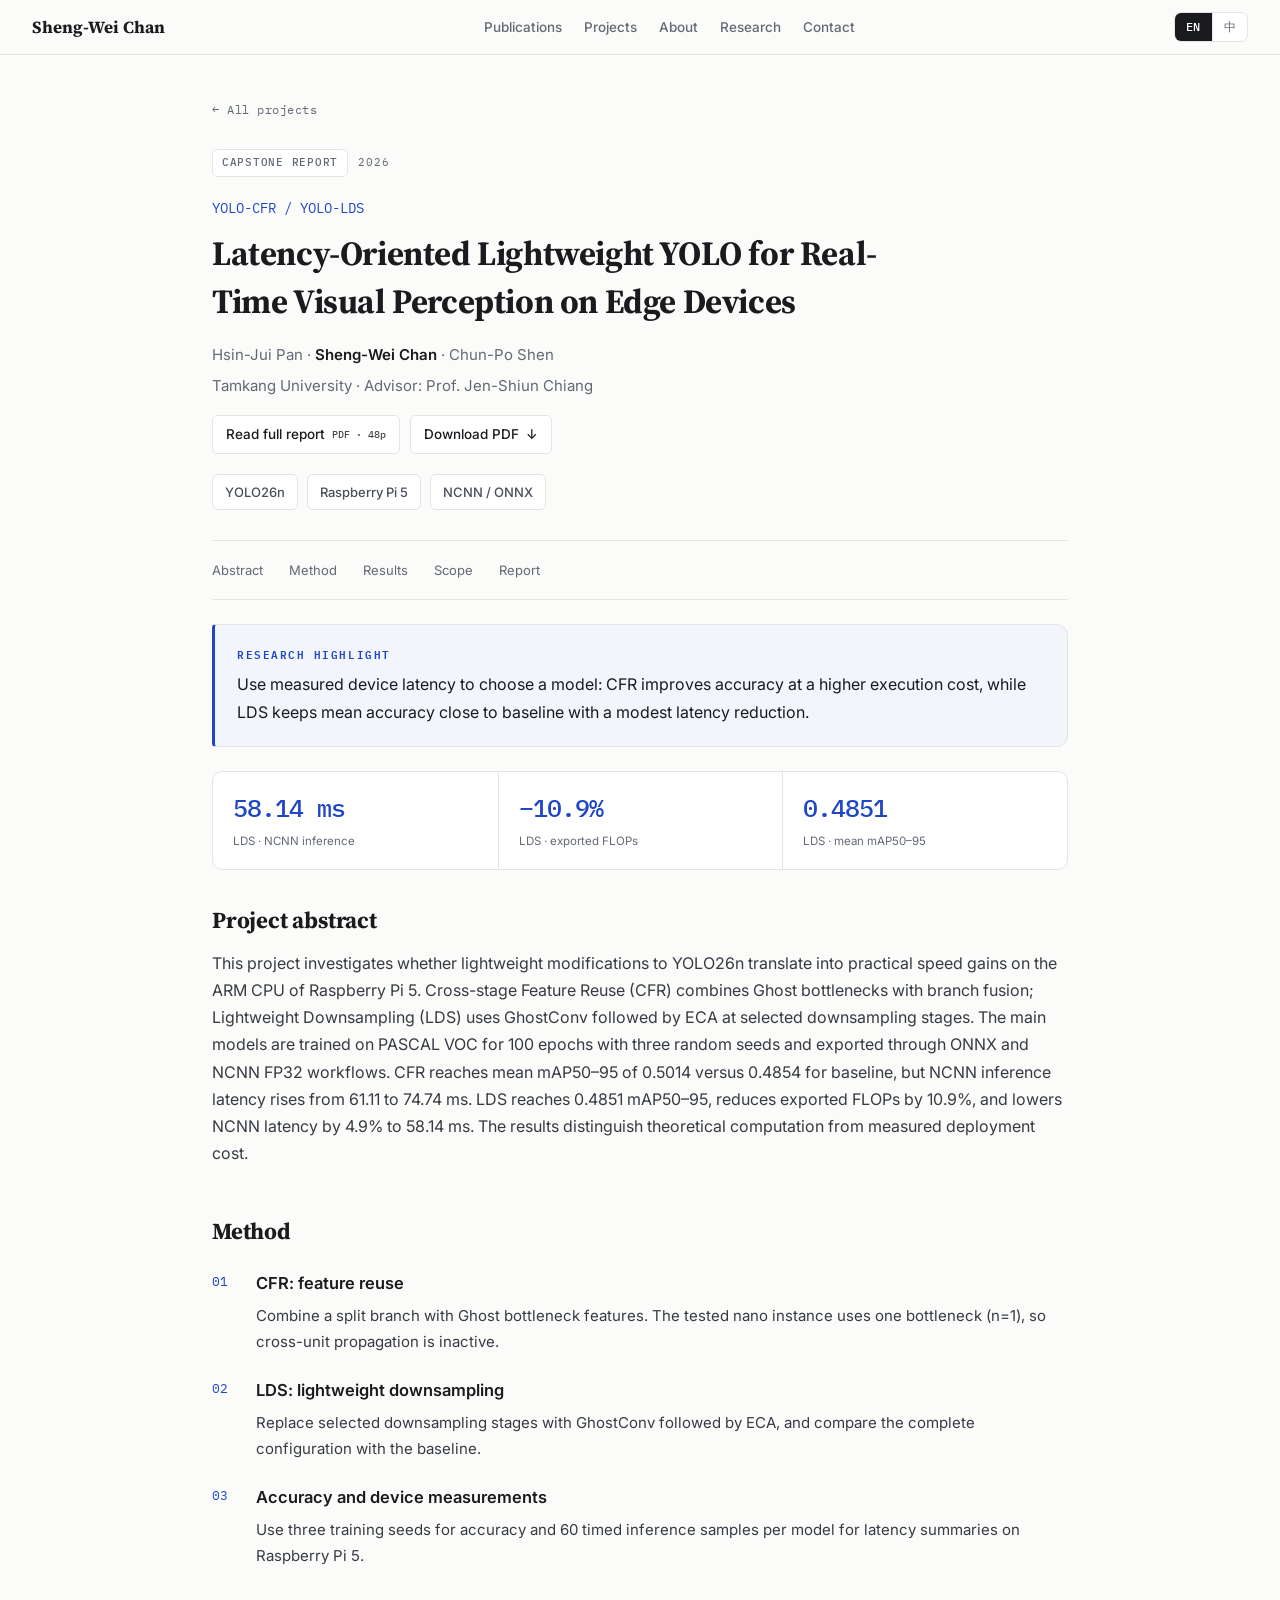
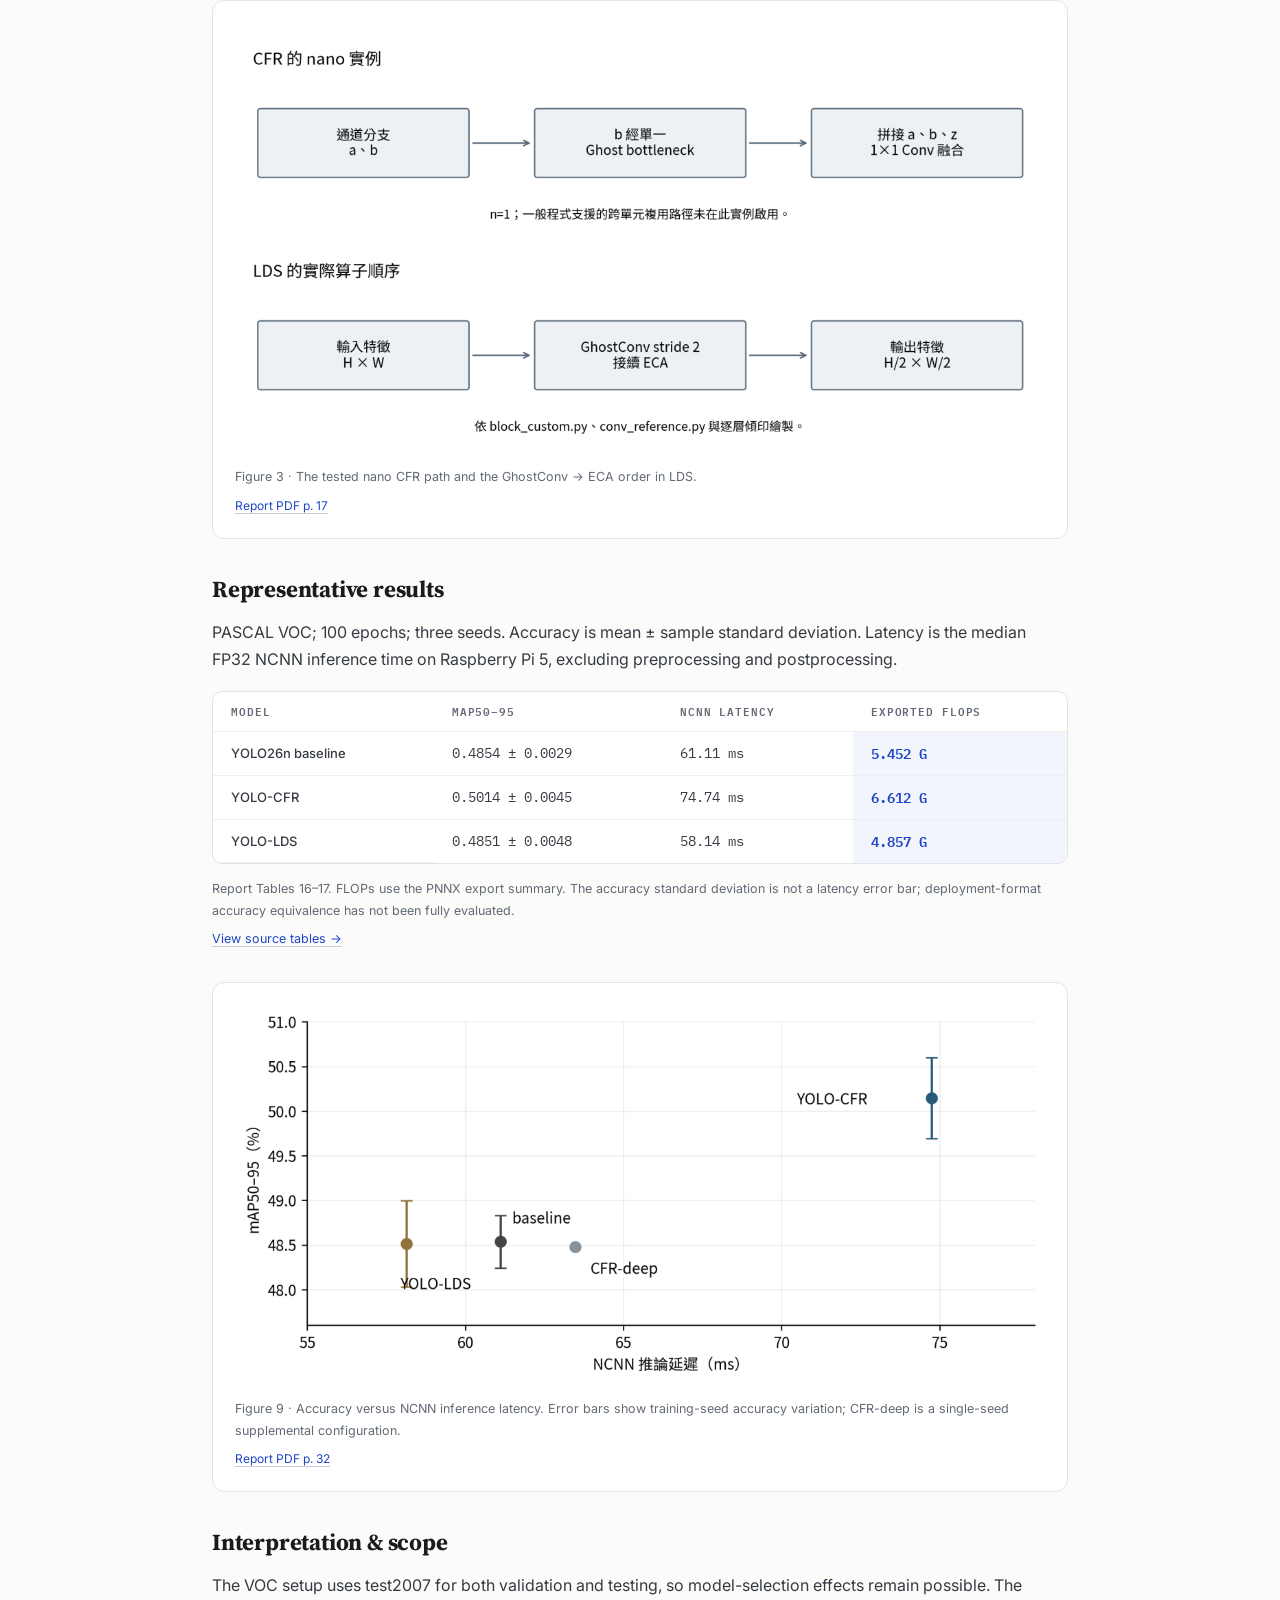
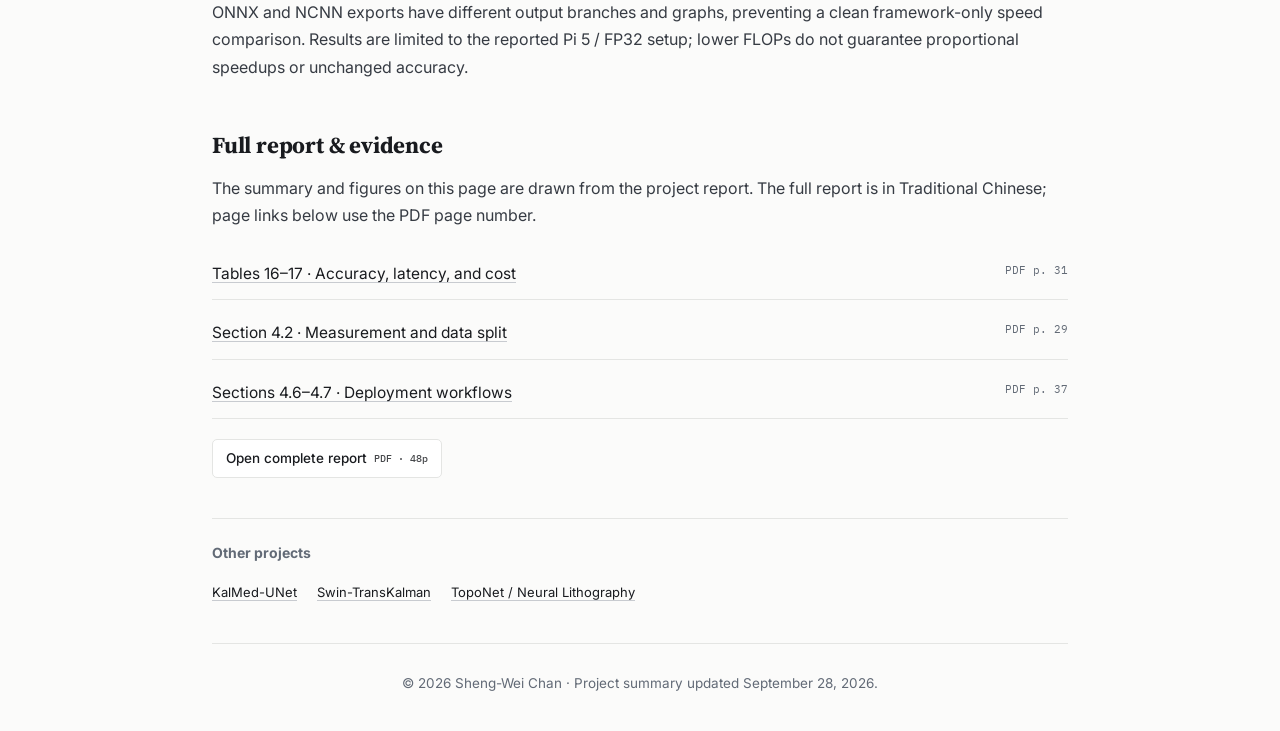
<file: edge-yolo.html>
<!DOCTYPE html>
<html lang="en" data-lang="en">
<head>
  <meta charset="UTF-8" />
  <script src="preferences.js"></script>
  <meta name="viewport" content="width=device-width, initial-scale=1.0" />
  
  <title>YOLO-CFR / YOLO-LDS | Sheng-Wei Chan</title>
  <meta name="description" content="Compare feature reuse and lightweight downsampling on Raspberry Pi 5. LDS cuts exported FLOPs by 10.9% and measured NCNN inference latency by 4.9%." />
  <link rel="canonical" href="https://shengweichan.com/edge-yolo.html" />
    <link rel="preconnect" href="https://fonts.googleapis.com" />
  <link rel="preconnect" href="https://fonts.gstatic.com" crossorigin />
  <link
    href="https://fonts.googleapis.com/css2?family=IBM+Plex+Mono:wght@400;500;600&family=Inter:wght@400;500;600;700&family=Noto+Sans+TC:wght@400;500;700&family=Noto+Serif+TC:wght@600;700&family=Source+Serif+4:opsz,wght@8..60,500..700&display=swap"
    rel="stylesheet"
  />
  <link rel="icon" href="favicon.svg" type="image/svg+xml" />
  <meta property="og:type" content="article" />
  <meta property="og:title" content="Latency-Oriented Lightweight YOLO for Real-Time Visual Perception on Edge Devices" />
  <meta property="og:description" content="Compare feature reuse and lightweight downsampling on Raspberry Pi 5. LDS cuts exported FLOPs by 10.9% and measured NCNN inference latency by 4.9%." />
  <meta property="og:url" content="https://shengweichan.com/edge-yolo.html" />
  <meta property="og:image" content="https://shengweichan.com/assets/projects/yolo-architecture.png" />
  <meta name="twitter:card" content="summary_large_image" />
  <link rel="stylesheet" href="style.css" />
  <link rel="stylesheet" href="projects.css" />
  <script type="application/ld+json">{"@context": "https://schema.org", "@type": "CreativeWork", "name": "Latency-Oriented Lightweight YOLO for Real-Time Visual Perception on Edge Devices", "alternateName": "延遲導向輕量化 YOLO 於邊緣裝置之即時影像感知", "description": "This project investigates whether lightweight modifications to YOLO26n translate into practical speed gains on the ARM CPU of Raspberry Pi 5. Cross-stage Feature Reuse (CFR) combines Ghost bottlenecks with branch fusion; Lightweight Downsampling (LDS) uses GhostConv followed by ECA at selected downsampling stages. The main models are trained on PASCAL VOC for 100 epochs with three random seeds and exported through ONNX and NCNN FP32 workflows. CFR reaches mean mAP50–95 of 0.5014 versus 0.4854 for baseline, but NCNN inference latency rises from 61.11 to 74.74 ms. LDS reaches 0.4851 mAP50–95, reduces exported FLOPs by 10.9%, and lowers NCNN latency by 4.9% to 58.14 ms. The results distinguish theoretical computation from measured deployment cost.", "url": "https://shengweichan.com/edge-yolo.html", "author": [{"@type": "Person", "name": "Hsin-Jui Pan"}, {"@type": "Person", "name": "Sheng-Wei Chan"}, {"@type": "Person", "name": "Chun-Po Shen"}], "inLanguage": ["en", "zh-Hant"], "genre": "Undergraduate capstone project report", "dateModified": "2026-09-28", "encoding": {"@type": "MediaObject", "encodingFormat": "application/pdf", "contentUrl": "https://shengweichan.com/reports/edge-yolo-report.pdf"}}</script>
  <link rel="stylesheet" href="enhancements.css" />
  <script src="site.js" defer></script>
</head>
<body>
  <a href="#main" class="skip-link"><span lang="en">Skip to content</span><span lang="zh-Hant">跳至內容</span></a>
  <header class="topbar">
    <div class="topbar-inner">
      <a href="index.html" class="brand"><span lang="en">Sheng-Wei Chan</span><span lang="zh-Hant">詹盛惟</span></a>

      <nav id="primary-nav" aria-label="Main navigation / 主要導覽">
        <a href="index.html#publications"><span lang="en">Publications</span><span lang="zh-Hant">論文</span></a>
        <a href="index.html#projects"><span lang="en">Projects</span><span lang="zh-Hant">專題</span></a>
        <a href="index.html#about"><span lang="en">About</span><span lang="zh-Hant">關於</span></a>
        <a href="index.html#research"><span lang="en">Research</span><span lang="zh-Hant">研究</span></a>
        <a href="index.html#contact"><span lang="en">Contact</span><span lang="zh-Hant">聯絡</span></a>
      </nav>

      <button type="button" class="menu-toggle" aria-controls="primary-nav" aria-expanded="false"><span lang="en">Menu ☰</span><span lang="zh-Hant">選單 ☰</span></button>
      <div class="lang-toggle" role="group" aria-label="Language / 語言">
        <button type="button" data-set-lang="en" aria-pressed="true">EN</button>
        <button type="button" data-set-lang="zh" aria-pressed="false">中</button>
      </div>
    </div>
  </header>
  <div class="paper-page project-page">
    <a href="index.html#projects" class="back-link">← <span lang="en">All projects</span><span lang="zh-Hant">回到專題成果</span></a>
    <header class="paper-header">
      <div class="paper-meta"><span class="badge"><span lang="en">Capstone report</span><span lang="zh-Hant">專題成果報告</span></span><span class="area-label">2026</span></div>
      <p class="project-name">YOLO-CFR / YOLO-LDS</p>
      <h1><span lang="en">Latency-Oriented Lightweight YOLO for Real-Time Visual Perception on Edge Devices</span><span lang="zh-Hant">延遲導向輕量化 YOLO 於邊緣裝置之即時影像感知</span></h1>
      <p class="authors"><span lang="en">Hsin-Jui Pan</span><span lang="zh-Hant">潘信瑞</span> · <strong><span lang="en">Sheng-Wei Chan</span><span lang="zh-Hant">詹盛惟</span></strong> · <span lang="en">Chun-Po Shen</span><span lang="zh-Hant">沈群博</span></p>
      <p class="venue"><span lang="en">Tamkang University · Advisor: Prof. Jen-Shiun Chiang</span><span lang="zh-Hant">淡江大學電機工程學系 · 指導教授：江正雄教授</span></p>
      <div class="button-group">
        <a href="reports/edge-yolo-report.pdf" target="_blank" rel="noopener noreferrer" class="btn"><span lang="en">Read full report</span><span lang="zh-Hant">閱讀完整報告</span> <span class="file-format">PDF · 48p</span></a>
        <a href="reports/edge-yolo-report.pdf" download class="btn"><span lang="en">Download PDF</span><span lang="zh-Hant">下載 PDF</span> ↓</a>
      </div>
      <div class="tag-group project-tags"><span>YOLO26n</span><span>Raspberry Pi 5</span><span>NCNN / ONNX</span></div>
    </header>
    <main id="main">
      <nav class="project-toc" aria-label="On this page / 本頁導覽">
        <a href="#abstract"><span lang="en">Abstract</span><span lang="zh-Hant">摘要</span></a><a href="#method"><span lang="en">Method</span><span lang="zh-Hant">方法</span></a>
        <a href="#results"><span lang="en">Results</span><span lang="zh-Hant">成果</span></a><a href="#scope"><span lang="en">Scope</span><span lang="zh-Hant">適用範圍</span></a><a href="#report"><span lang="en">Report</span><span lang="zh-Hant">完整報告</span></a>
      </nav>
      <div class="tldr"><h2><span lang="en">Research highlight</span><span lang="zh-Hant">專題重點</span></h2><p lang="en">Use measured device latency to choose a model: CFR improves accuracy at a higher execution cost, while LDS keeps mean accuracy close to baseline with a modest latency reduction.</p><p lang="zh-Hant">以實機延遲決定模型取捨：CFR 以較高執行成本換取精度，LDS 則在平均精度接近基準的情況下，小幅降低推論延遲。</p></div>
      <div class="project-metrics"><div><strong>58.14 ms</strong><span><span lang="en">LDS · NCNN inference</span><span lang="zh-Hant">LDS 的 NCNN 純推論延遲</span></span></div><div><strong>−10.9%</strong><span><span lang="en">LDS · exported FLOPs</span><span lang="zh-Hant">LDS 匯出態 FLOPs</span></span></div><div><strong>0.4851</strong><span><span lang="en">LDS · mean mAP50–95</span><span lang="zh-Hant">LDS 平均 mAP50–95</span></span></div></div>
      <section class="paper-section" id="abstract"><h2><span lang="en">Project abstract</span><span lang="zh-Hant">專題摘要</span></h2><p lang="en">This project investigates whether lightweight modifications to YOLO26n translate into practical speed gains on the ARM CPU of Raspberry Pi 5. Cross-stage Feature Reuse (CFR) combines Ghost bottlenecks with branch fusion; Lightweight Downsampling (LDS) uses GhostConv followed by ECA at selected downsampling stages. The main models are trained on PASCAL VOC for 100 epochs with three random seeds and exported through ONNX and NCNN FP32 workflows. CFR reaches mean mAP50–95 of 0.5014 versus 0.4854 for baseline, but NCNN inference latency rises from 61.11 to 74.74 ms. LDS reaches 0.4851 mAP50–95, reduces exported FLOPs by 10.9%, and lowers NCNN latency by 4.9% to 58.14 ms. The results distinguish theoretical computation from measured deployment cost.</p><p lang="zh-Hant">本專題以 YOLO26n 與 Raspberry Pi 5 ARM CPU 為基礎，探討輕量化架構的理論成本是否能轉換為實際部署加速。CFR 結合 Ghost bottleneck 與分支融合；LDS 以 GhostConv 接續 ECA，取代部分下採樣卷積。主要模型於 PASCAL VOC 以三個隨機種子訓練 100 epochs，再透過 ONNX 與 NCNN 進行 FP32 部署量測。CFR 的平均 mAP50–95 由基準的 0.4854 提升至 0.5014，但 NCNN 推論延遲由 61.11 ms 增至 74.74 ms；LDS 的平均精度為 0.4851，匯出態 FLOPs 降低 10.9%，NCNN 延遲降低 4.9% 至 58.14 ms。結果呈現理論計算量與實機成本的差異，並支持依目標裝置選擇精度與速度的取捨。</p></section>
      <section class="paper-section" id="method"><h2><span lang="en">Method</span><span lang="zh-Hant">方法設計</span></h2><ol class="method-list"><li><h3><span lang="en">CFR: feature reuse</span><span lang="zh-Hant">CFR：特徵複用</span></h3><p lang="en">Combine a split branch with Ghost bottleneck features. The tested nano instance uses one bottleneck (n=1), so cross-unit propagation is inactive.</p><p lang="zh-Hant">結合切分支路與 Ghost bottleneck 特徵；本次 nano 實例僅有一個單元（n=1），未啟用跨單元傳遞。</p></li><li><h3><span lang="en">LDS: lightweight downsampling</span><span lang="zh-Hant">LDS：輕量下採樣</span></h3><p lang="en">Replace selected downsampling stages with GhostConv followed by ECA, and compare the complete configuration with the baseline.</p><p lang="zh-Hant">在選定下採樣位置使用 GhostConv 接續 ECA，並以完整配置與基準比較。</p></li><li><h3><span lang="en">Accuracy and device measurements</span><span lang="zh-Hant">精度與實機量測</span></h3><p lang="en">Use three training seeds for accuracy and 60 timed inference samples per model for latency summaries on Raspberry Pi 5.</p><p lang="zh-Hant">以三個訓練種子整理精度，在 Raspberry Pi 5 對各模型取樣 60 次推論，彙整延遲中位數。</p></li></ol><figure class="paper-figure project-figure">
      <a data-enlarge href="assets/projects/yolo-architecture.png" target="_blank" rel="noopener noreferrer" aria-label="Open original figure / 開啟原圖">
        <img width="1180" height="625" src="assets/projects/yolo-architecture.png" alt="Figure 3 · The tested nano CFR path and the GhostConv → ECA order in LDS." loading="lazy" />
      </a>
      <figcaption><span lang="en">Figure 3 · The tested nano CFR path and the GhostConv → ECA order in LDS.</span><span lang="zh-Hant">圖 3：本次 nano CFR 的特徵路徑，以及 LDS 的 GhostConv → ECA 運算順序。</span>
        <a href="reports/edge-yolo-report.pdf#page=17" target="_blank" rel="noopener noreferrer"><span lang="en">Report PDF p. 17</span><span lang="zh-Hant">報告 PDF 第 17 頁</span></a>
      </figcaption>
    </figure></section>
      <section class="paper-section" id="results"><h2><span lang="en">Representative results</span><span lang="zh-Hant">代表成果</span></h2>
        <p lang="en">PASCAL VOC; 100 epochs; three seeds. Accuracy is mean ± sample standard deviation. Latency is the median FP32 NCNN inference time on Raspberry Pi 5, excluding preprocessing and postprocessing.</p><p lang="zh-Hant">PASCAL VOC；100 epochs；三個種子。精度為平均 ± 樣本標準差；延遲為 Raspberry Pi 5、FP32、NCNN 的純推論中位數，不含前後處理。</p>
        <div class="table-wrap" tabindex="0" role="region" aria-label="Results table / 成果比較表"><table class="data project-data"><thead><tr><th scope="col"><span lang="en">Model</span><span lang="zh-Hant">模型</span></th><th scope="col"><span lang="en">mAP50–95</span><span lang="zh-Hant">mAP50–95</span></th><th scope="col"><span lang="en">NCNN latency</span><span lang="zh-Hant">NCNN 延遲</span></th><th scope="col"><span lang="en">Exported FLOPs</span><span lang="zh-Hant">匯出態 FLOPs</span></th></tr></thead><tbody><tr><th scope="row"><span lang="en">YOLO26n baseline</span><span lang="zh-Hant">YOLO26n 基準</span></th><td>0.4854 ± 0.0029</td><td>61.11 ms</td><td>5.452 G</td></tr><tr><th scope="row"><span lang="en">YOLO-CFR</span><span lang="zh-Hant">YOLO-CFR</span></th><td>0.5014 ± 0.0045</td><td>74.74 ms</td><td>6.612 G</td></tr><tr><th scope="row"><span lang="en">YOLO-LDS</span><span lang="zh-Hant">YOLO-LDS</span></th><td>0.4851 ± 0.0048</td><td>58.14 ms</td><td>4.857 G</td></tr></tbody></table></div>
        <div class="table-note"><p lang="en">Report Tables 16–17. FLOPs use the PNNX export summary. The accuracy standard deviation is not a latency error bar; deployment-format accuracy equivalence has not been fully evaluated.</p><p lang="zh-Hant">取自報告表 16–17。FLOPs 採 PNNX 匯出摘要；精度標準差不是延遲誤差，且尚未完整驗證不同部署格式的精度一致性。</p><a href="reports/edge-yolo-report.pdf#page=31" target="_blank" rel="noopener noreferrer"><span lang="en">View source tables →</span><span lang="zh-Hant">查看原始表格 →</span></a></div>
        
        <figure class="paper-figure project-figure">
      <a data-enlarge href="assets/projects/yolo-results.png" target="_blank" rel="noopener noreferrer" aria-label="Open original figure / 開啟原圖">
        <img width="1180" height="553" src="assets/projects/yolo-results.png" alt="Figure 9 · Accuracy versus NCNN inference latency. Error bars show training-seed accuracy variation; CFR-deep is a single-seed supplemental configuration." loading="lazy" />
      </a>
      <figcaption><span lang="en">Figure 9 · Accuracy versus NCNN inference latency. Error bars show training-seed accuracy variation; CFR-deep is a single-seed supplemental configuration.</span><span lang="zh-Hant">圖 9：精度與 NCNN 推論延遲的取捨。誤差棒為訓練種子的精度變異；CFR-deep 為單種子補充配置。</span>
        <a href="reports/edge-yolo-report.pdf#page=32" target="_blank" rel="noopener noreferrer"><span lang="en">Report PDF p. 32</span><span lang="zh-Hant">報告 PDF 第 32 頁</span></a>
      </figcaption>
    </figure>
      </section>
      <section class="paper-section" id="scope"><h2><span lang="en">Interpretation &amp; scope</span><span lang="zh-Hant">成果解讀與適用範圍</span></h2><p lang="en">The VOC setup uses test2007 for both validation and testing, so model-selection effects remain possible. The ONNX and NCNN exports have different output branches and graphs, preventing a clean framework-only speed comparison. Results are limited to the reported Pi 5 / FP32 setup; lower FLOPs do not guarantee proportional speedups or unchanged accuracy.</p><p lang="zh-Hant">VOC 設定將 test2007 同時作為驗證與測試，需考慮模型選擇影響。ONNX 與 NCNN 的匯出圖及輸出分支不同，速度差異不能全數歸於框架本身。結果限於本次 Pi 5／FP32 設定；FLOPs 下降不保證等比例加速，也不代表精度已證明等效。</p></section>
      <section class="paper-section" id="report"><h2><span lang="en">Full report &amp; evidence</span><span lang="zh-Hant">完整報告與對應證據</span></h2>
        <p lang="en">The summary and figures on this page are drawn from the project report. The full report is in Traditional Chinese; page links below use the PDF page number.</p><p lang="zh-Hant">本頁摘要與圖表整理自專題報告。完整報告為繁體中文；下列連結使用 PDF 檔案頁碼。</p>
        <ul class="source-links"><li><a href="reports/edge-yolo-report.pdf#page=31" target="_blank" rel="noopener noreferrer"><span lang="en">Tables 16–17 · Accuracy, latency, and cost</span><span lang="zh-Hant">表 16–17：精度、延遲與成本</span></a><span><span lang="en">PDF p. 31</span><span lang="zh-Hant">PDF 第 31 頁</span></span></li><li><a href="reports/edge-yolo-report.pdf#page=29" target="_blank" rel="noopener noreferrer"><span lang="en">Section 4.2 · Measurement and data split</span><span lang="zh-Hant">4.2 節：量測與資料切分</span></a><span><span lang="en">PDF p. 29</span><span lang="zh-Hant">PDF 第 29 頁</span></span></li><li><a href="reports/edge-yolo-report.pdf#page=37" target="_blank" rel="noopener noreferrer"><span lang="en">Sections 4.6–4.7 · Deployment workflows</span><span lang="zh-Hant">4.6–4.7 節：部署流程</span></a><span><span lang="en">PDF p. 37</span><span lang="zh-Hant">PDF 第 37 頁</span></span></li></ul>
        <a class="btn" href="reports/edge-yolo-report.pdf" target="_blank" rel="noopener noreferrer"><span lang="en">Open complete report</span><span lang="zh-Hant">開啟完整專題報告</span> <span class="file-format">PDF · 48p</span></a>
      </section>
      <nav class="related-projects" aria-label="Other projects / 其他專題"><h2><span lang="en">Other projects</span><span lang="zh-Hant">其他專題</span></h2><a href="kalmed-unet.html">KalMed-UNet</a><a href="swin-tk.html">Swin-TransKalman</a><a href="toponet.html">TopoNet / Neural Lithography</a></nav>
    </main>
    <footer class="paper-footer"><p><span lang="en">© 2026 Sheng-Wei Chan · Project summary updated September 28, 2026.</span><span lang="zh-Hant">© 2026 詹盛惟 · 專題摘要更新：2026 年 9 月 28 日。</span></p></footer>
  </div>

  <dialog id="image-dialog" class="image-dialog" aria-labelledby="image-dialog-title">
    <div class="dialog-header"><h2 id="image-dialog-title">Image</h2><button type="button" class="dialog-close" data-dialog-close autofocus><span lang="en">Close ✕</span><span lang="zh-Hant">關閉 ✕</span></button></div>
    <img alt="" />
    <a data-dialog-destination hidden target="_blank" rel="noopener noreferrer"></a>
    <p><span lang="en">Press Esc or use Close to return.</span><span lang="zh-Hant">按 Esc 或「關閉」返回頁面。</span></p>
  </dialog>

</body>
</html>
</file>
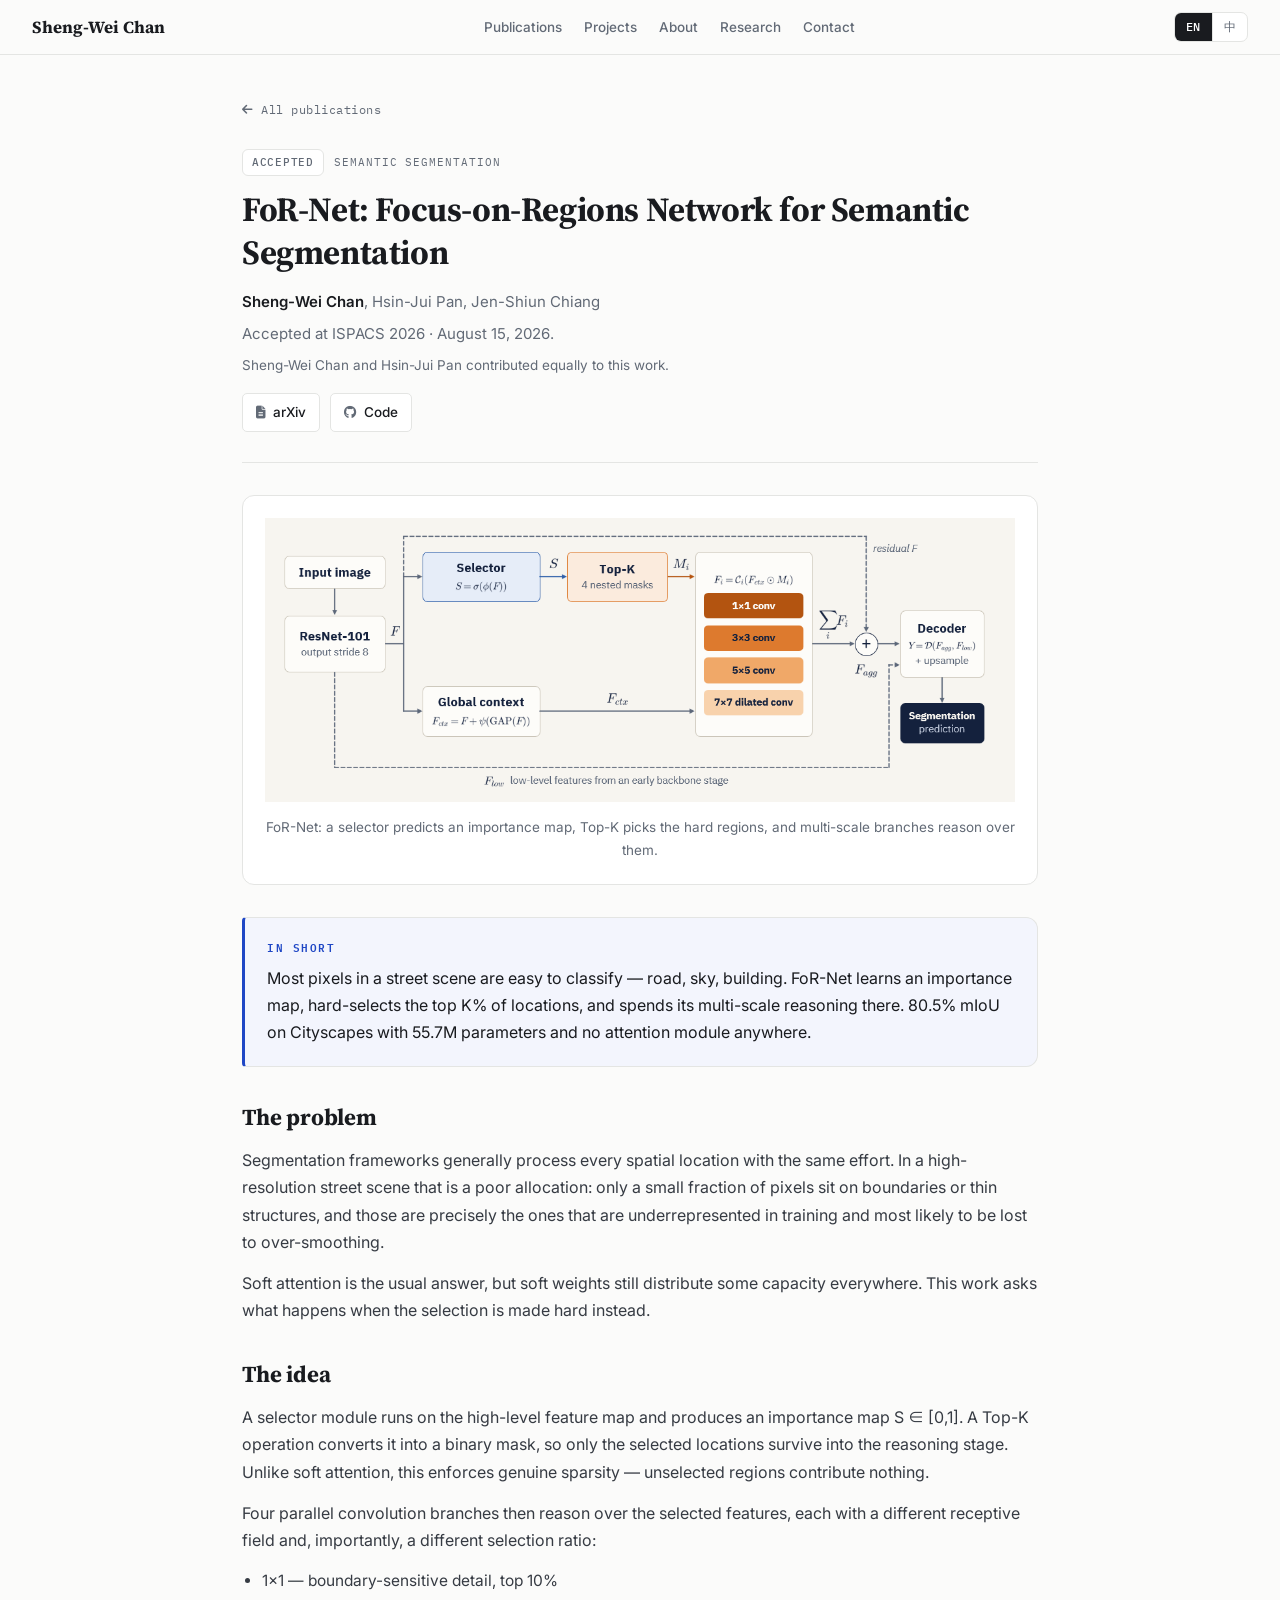
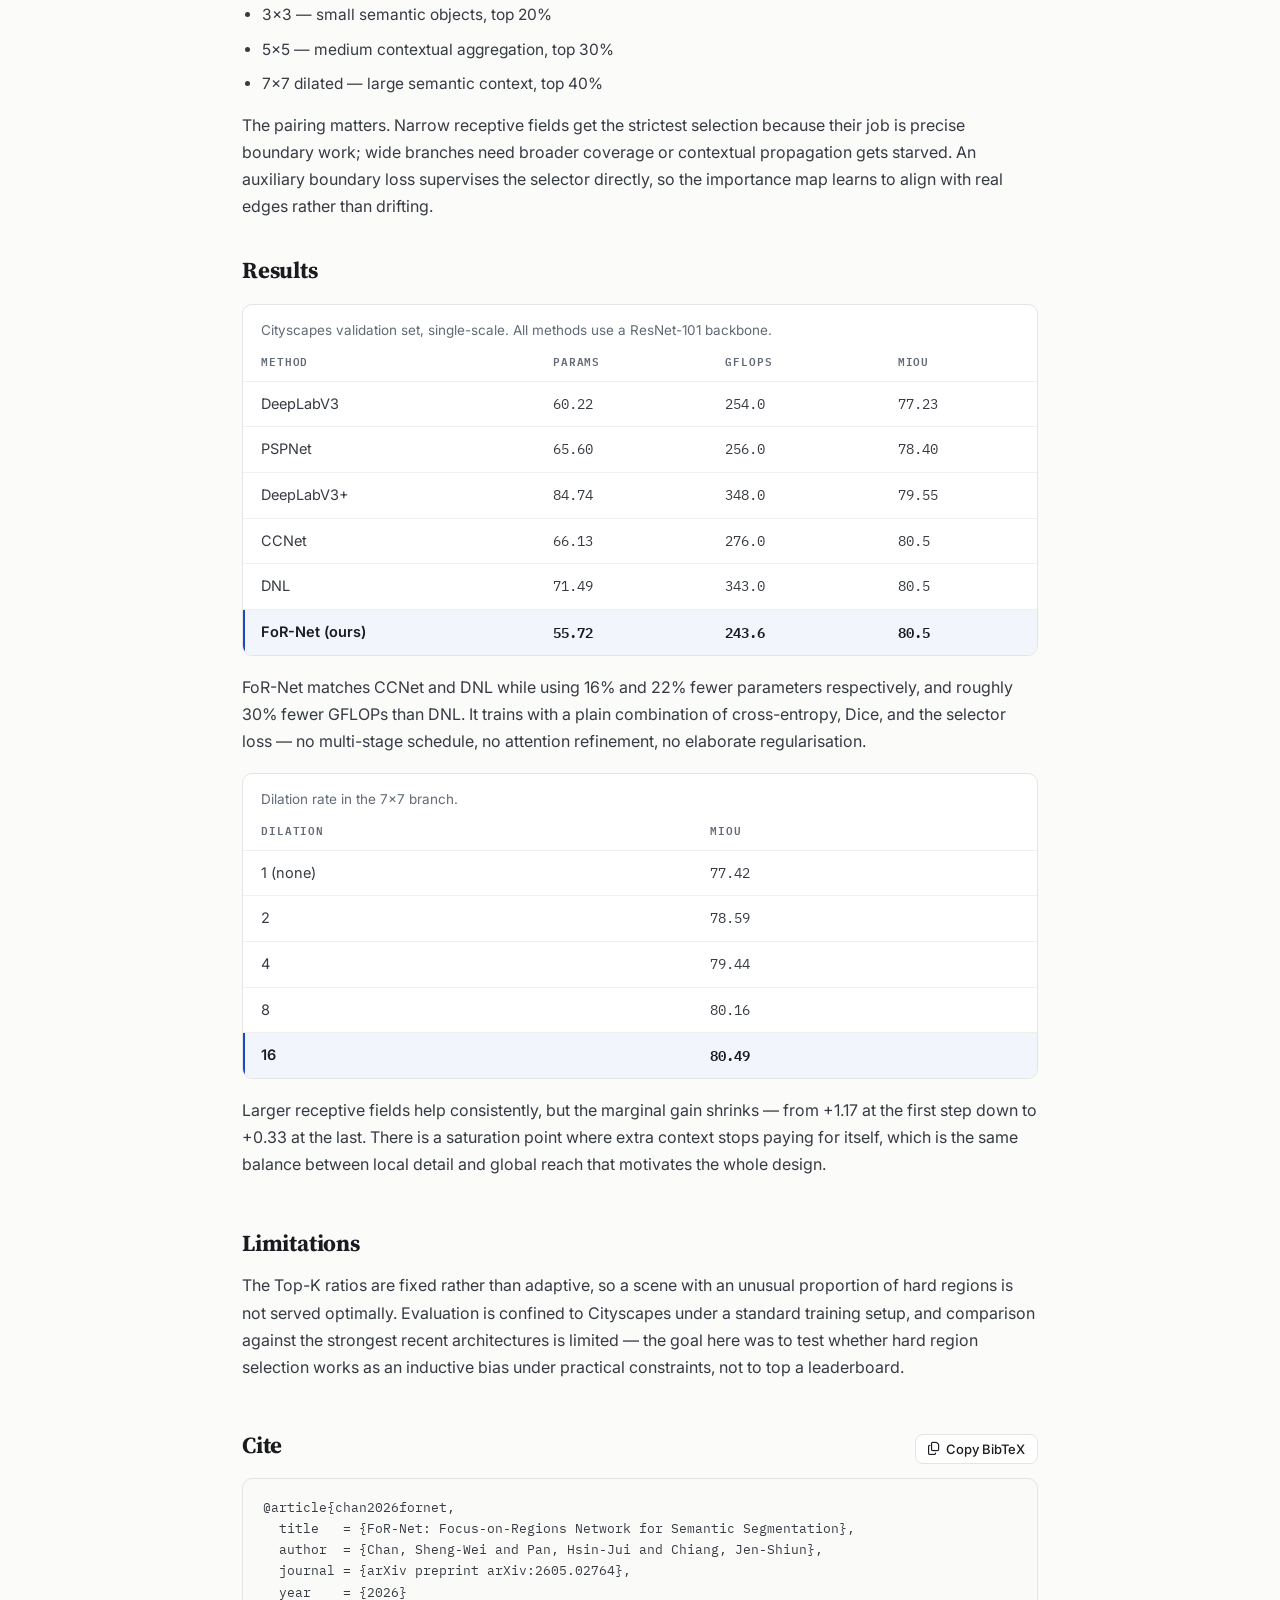
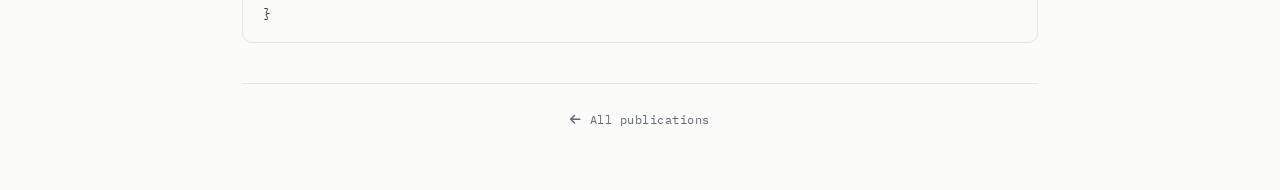
<file: for-net.html>
<!DOCTYPE html>
<html lang="en" data-lang="en">
<head>
  <meta charset="UTF-8" />
  <script src="preferences.js"></script>
  <meta name="viewport" content="width=device-width, initial-scale=1.0" />

  

  <meta name="description" content="FoR-Net focuses multi-scale reasoning on hard regions for efficient semantic segmentation. Explore the method, experiments, paper, and source code." />
  <title>FoR-Net: Focus-on-Regions Network for Semantic Segmentation | Sheng-Wei Chan</title>
  <link rel="canonical" href="https://shengweichan.com/for-net.html" />

  <link rel="preconnect" href="https://fonts.googleapis.com" />
  <link rel="preconnect" href="https://fonts.gstatic.com" crossorigin />
  <link
    href="https://fonts.googleapis.com/css2?family=IBM+Plex+Mono:wght@400;500;600&family=Inter:wght@400;500;600;700&family=Noto+Sans+TC:wght@400;500;700&family=Noto+Serif+TC:wght@600;700&family=Source+Serif+4:opsz,wght@8..60,500..700&display=swap"
    rel="stylesheet"
  />
  <link rel="icon" href="favicon.svg" type="image/svg+xml" />

  <meta property="og:type" content="article" />
  <meta property="og:title" content="FoR-Net: Focus-on-Regions Network for Semantic Segmentation" />
  <meta property="og:description" content="FoR-Net focuses multi-scale reasoning on hard regions for efficient semantic segmentation. Explore the method, experiments, paper, and source code." />
  <meta property="og:url" content="https://shengweichan.com/for-net.html" />
  <meta property="og:image" content="https://shengweichan.com/fornet.png" />
  <meta name="twitter:card" content="summary_large_image" />

  <link rel="stylesheet" href="style.css" />
  <link rel="stylesheet" href="https://cdnjs.cloudflare.com/ajax/libs/font-awesome/6.5.1/css/all.min.css" />

  <script type="application/ld+json">
  {
    "@context": "https://schema.org",
    "@type": "ScholarlyArticle",
    "headline": "FoR-Net: Focus-on-Regions Network for Semantic Segmentation",
    "author": [{"@type": "Person", "name": "Sheng-Wei Chan"}, {"@type": "Person", "name": "Hsin-Jui Pan"}, {"@type": "Person", "name": "Jen-Shiun Chiang"}],
    "datePublished": "2026",
    "url": "https://shengweichan.com/for-net.html",
    "isPartOf": { "@type": "Periodical", "name": "arXiv" }
  }
  </script>
  <link rel="stylesheet" href="enhancements.css" />
  <script src="site.js" defer></script>
</head>

<body>
  <a href="#main" class="skip-link"><span lang="en">Skip to content</span><span lang="zh-Hant">跳至內容</span></a>

  <header class="topbar">
    <div class="topbar-inner">
      <a href="index.html" class="brand"><span lang="en">Sheng-Wei Chan</span><span lang="zh-Hant">詹盛惟</span></a>

      <nav id="primary-nav" aria-label="Main navigation / 主要導覽">
        <a href="index.html#publications"><span lang="en">Publications</span><span lang="zh-Hant">論文</span></a>
        <a href="index.html#projects"><span lang="en">Projects</span><span lang="zh-Hant">專題</span></a>
        <a href="index.html#about"><span lang="en">About</span><span lang="zh-Hant">關於</span></a>
        <a href="index.html#research"><span lang="en">Research</span><span lang="zh-Hant">研究</span></a>
        <a href="index.html#contact"><span lang="en">Contact</span><span lang="zh-Hant">聯絡</span></a>
      </nav>

      <button type="button" class="menu-toggle" aria-controls="primary-nav" aria-expanded="false"><span lang="en">Menu ☰</span><span lang="zh-Hant">選單 ☰</span></button>
      <div class="lang-toggle" role="group" aria-label="Language / 語言">
        <button type="button" data-set-lang="en" aria-pressed="true">EN</button>
        <button type="button" data-set-lang="zh" aria-pressed="false">中</button>
      </div>
    </div>
  </header>

  <div class="paper-page">

    <a href="index.html#publications" class="back-link">
      <i class="fa-solid fa-arrow-left"></i>
      <span lang="en">All publications</span><span lang="zh-Hant">回到論文列表</span>
    </a>

    <header class="paper-header">
      <div class="paper-meta">
        <span class="badge" lang="en">Accepted</span>
        <span class="badge" lang="zh-Hant">已接受</span>
        <span class="area-label" lang="en">Semantic Segmentation</span>
        <span class="area-label" lang="zh-Hant">語意分割</span>
      </div>

      <h1>FoR-Net: Focus-on-Regions Network for Semantic Segmentation</h1>

      <p class="authors"><strong>Sheng-Wei Chan</strong>, Hsin-Jui Pan, Jen-Shiun Chiang</p>

      <p class="venue" lang="en">Accepted at ISPACS 2026 · August 15, 2026.</p>
      <p class="venue" lang="zh-Hant">ISPACS 2026 · 2026 年 8 月 15 日接受。</p>
        <p class="equal-note" lang="en">Sheng-Wei Chan and Hsin-Jui Pan contributed equally to this work.</p>
        <p class="equal-note" lang="zh-Hant">詹盛惟與潘信睿對本研究貢獻相同。</p>

      <div class="button-group">
          <a href="https://arxiv.org/abs/2605.02764" class="btn" target="_blank" rel="noopener noreferrer"><i class="fa-solid fa-file-lines"></i> arXiv</a>
          <a href="https://github.com/henrychan0719/FoR-Net" class="btn" target="_blank" rel="noopener noreferrer"><i class="fa-brands fa-github"></i> <span lang="en">Code</span><span lang="zh-Hant">程式碼</span></a>
      </div>
    </header>

    <main id="main">

      <figure class="paper-figure">
        <a data-enlarge href="fornet.png"><img loading="lazy" decoding="async" width="1120" height="382" src="fornet.png" alt="FoR-Net architecture" /></a>
        <figcaption lang="en">FoR-Net: a selector predicts an importance map, Top-K picks the hard regions, and multi-scale branches reason over them.</figcaption>
        <figcaption lang="zh-Hant">FoR-Net：選擇器預測重要性圖，Top-K 挑出困難區域，再由多尺度分支對其進行推理。</figcaption>
      </figure>

      <div class="tldr">
        <h2><span lang="en">In short</span><span lang="zh-Hant">重點</span></h2>
        <p lang="en">Most pixels in a street scene are easy to classify — road, sky, building. FoR-Net learns an importance map, hard-selects the top K% of locations, and spends its multi-scale reasoning there. 80.5% mIoU on Cityscapes with 55.7M parameters and no attention module anywhere.</p>
        <p lang="zh-Hant">街景影像中大多數的像素都容易分類——道路、天空、建築。FoR-Net 學習一張重要性圖，以硬選擇取出前 K% 的位置，並把多尺度推理集中在那裡。在 Cityscapes 上以 55.7M 參數達到 80.5% mIoU，且架構中沒有任何注意力模組。</p>
      </div>

      <section class="paper-section">
        <h2><span lang="en">The problem</span><span lang="zh-Hant">問題</span></h2>
        <div lang="en">
          <p>Segmentation frameworks generally process every spatial location with the same effort. In a
            high-resolution street scene that is a poor allocation: only a small fraction of pixels sit on
            boundaries or thin structures, and those are precisely the ones that are underrepresented in
            training and most likely to be lost to over-smoothing.</p>
          <p>Soft attention is the usual answer, but soft weights still distribute some capacity
            everywhere. This work asks what happens when the selection is made hard instead.</p>
        </div>
        <div lang="zh-Hant">
          <p>分割框架通常對每一個空間位置投入相同的運算。在高解析度的街景中，這是很差的資源配置：
            只有一小部分的像素落在邊界或細長結構上，而這些恰好是訓練中樣本最少、也最容易被過度平滑抹掉的部分。</p>
          <p>常見的解法是柔性注意力，但柔性權重仍然會把一部分算力分配到每個地方。
            本研究要問的是：若改為硬性選擇，結果會如何。</p>
        </div>
      </section>

      <section class="paper-section">
        <h2><span lang="en">The idea</span><span lang="zh-Hant">作法</span></h2>
        <div lang="en">
          <p>A selector module runs on the high-level feature map and produces an importance map
            S&nbsp;&isin;&nbsp;[0,1]. A Top-K operation converts it into a binary mask, so only the
            selected locations survive into the reasoning stage. Unlike soft attention, this enforces
            genuine sparsity — unselected regions contribute nothing.</p>
          <p>Four parallel convolution branches then reason over the selected features, each with a
            different receptive field and, importantly, a different selection ratio:</p>
          <ul>
            <li>1&times;1 &mdash; boundary-sensitive detail, top 10%</li>
            <li>3&times;3 &mdash; small semantic objects, top 20%</li>
            <li>5&times;5 &mdash; medium contextual aggregation, top 30%</li>
            <li>7&times;7 dilated &mdash; large semantic context, top 40%</li>
          </ul>
          <p>The pairing matters. Narrow receptive fields get the strictest selection because their job is
            precise boundary work; wide branches need broader coverage or contextual propagation gets
            starved. An auxiliary boundary loss supervises the selector directly, so the importance map
            learns to align with real edges rather than drifting.</p>
        </div>
        <div lang="zh-Hant">
          <p>選擇器模組作用於高階特徵圖，輸出一張重要性圖 S&nbsp;&isin;&nbsp;[0,1]。
            接著由 Top-K 運算將其轉為二值遮罩，只有被選中的位置能進入後續的推理階段。
            與柔性注意力不同，這種作法強制產生真正的稀疏性——未被選中的區域完全不貢獻。</p>
          <p>隨後由四個平行的卷積分支對選中的特徵進行推理，各自具有不同的感受野，以及——這點很關鍵——不同的選取比例：</p>
          <ul>
            <li>1&times;1 &mdash; 邊界敏感細節，取前 10%</li>
            <li>3&times;3 &mdash; 小型語義物件，取前 20%</li>
            <li>5&times;5 &mdash; 中等尺度的上下文聚合，取前 30%</li>
            <li>7&times;7 空洞卷積 &mdash; 大尺度語義上下文，取前 40%</li>
          </ul>
          <p>這個搭配是有意義的。窄感受野搭配最嚴格的選取，因為它的任務是精細的邊界處理；
            寬分支則需要更大的覆蓋率，否則上下文傳播會被餓死。
            此外，一個輔助的邊界損失直接監督選擇器，讓重要性圖學會對齊真實的邊緣，而不會漂移。</p>
        </div>
      </section>

      <section class="paper-section">
        <h2><span lang="en">Results</span><span lang="zh-Hant">實驗結果</span></h2>
        <div class="table-wrap" lang="en">
          <table class="data">
            <caption>Cityscapes validation set, single-scale. All methods use a ResNet-101 backbone.</caption>
            <thead><tr><th>Method</th><th>Params</th><th>GFLOPs</th><th>mIoU</th></tr></thead>
            <tbody>
              <tr><td>DeepLabV3</td><td>60.22</td><td>254.0</td><td>77.23</td></tr>
              <tr><td>PSPNet</td><td>65.60</td><td>256.0</td><td>78.40</td></tr>
              <tr><td>DeepLabV3+</td><td>84.74</td><td>348.0</td><td>79.55</td></tr>
              <tr><td>CCNet</td><td>66.13</td><td>276.0</td><td>80.5</td></tr>
              <tr><td>DNL</td><td>71.49</td><td>343.0</td><td>80.5</td></tr>
              <tr class="ours"><td>FoR-Net (ours)</td><td>55.72</td><td>243.6</td><td>80.5</td></tr>
            </tbody>
          </table>
        </div>
        <div class="table-wrap" lang="zh-Hant">
          <table class="data">
            <caption>Cityscapes 驗證集，單尺度。所有方法皆使用 ResNet-101 骨幹。</caption>
            <thead><tr><th>方法</th><th>參數量</th><th>GFLOPs</th><th>mIoU</th></tr></thead>
            <tbody>
              <tr><td>DeepLabV3</td><td>60.22</td><td>254.0</td><td>77.23</td></tr>
              <tr><td>PSPNet</td><td>65.60</td><td>256.0</td><td>78.40</td></tr>
              <tr><td>DeepLabV3+</td><td>84.74</td><td>348.0</td><td>79.55</td></tr>
              <tr><td>CCNet</td><td>66.13</td><td>276.0</td><td>80.5</td></tr>
              <tr><td>DNL</td><td>71.49</td><td>343.0</td><td>80.5</td></tr>
              <tr class="ours"><td>FoR-Net (ours)</td><td>55.72</td><td>243.6</td><td>80.5</td></tr>
            </tbody>
          </table>
        </div>
        <p lang="en">FoR-Net matches CCNet and DNL while using 16% and 22% fewer parameters respectively, and roughly 30% fewer GFLOPs than DNL. It trains with a plain combination of cross-entropy, Dice, and the selector loss — no multi-stage schedule, no attention refinement, no elaborate regularisation.</p>
        <p lang="zh-Hant">FoR-Net 在準確度上與 CCNet、DNL 持平，但參數量分別少了 16% 與 22%，GFLOPs 也比 DNL 少約 30%。它的訓練只用了交叉熵、Dice 與選擇器損失的單純組合——沒有多階段排程、沒有注意力修復模組，也沒有複雜的正則化設計。</p>

        <div class="table-wrap" lang="en">
          <table class="data">
            <caption>Dilation rate in the 7&times;7 branch.</caption>
            <thead><tr><th>Dilation</th><th>mIoU</th></tr></thead>
            <tbody>
              <tr><td>1 (none)</td><td>77.42</td></tr>
              <tr><td>2</td><td>78.59</td></tr>
              <tr><td>4</td><td>79.44</td></tr>
              <tr><td>8</td><td>80.16</td></tr>
              <tr class="ours"><td>16</td><td>80.49</td></tr>
            </tbody>
          </table>
        </div>
        <div class="table-wrap" lang="zh-Hant">
          <table class="data">
            <caption>7&times;7 分支的空洞率消融。</caption>
            <thead><tr><th>空洞率</th><th>mIoU</th></tr></thead>
            <tbody>
              <tr><td>1 (none)</td><td>77.42</td></tr>
              <tr><td>2</td><td>78.59</td></tr>
              <tr><td>4</td><td>79.44</td></tr>
              <tr><td>8</td><td>80.16</td></tr>
              <tr class="ours"><td>16</td><td>80.49</td></tr>
            </tbody>
          </table>
        </div>
        <p lang="en">Larger receptive fields help consistently, but the marginal gain shrinks — from +1.17 at the first step down to +0.33 at the last. There is a saturation point where extra context stops paying for itself, which is the same balance between local detail and global reach that motivates the whole design.</p>
        <p lang="zh-Hant">更大的感受野持續帶來幫助，但邊際增益逐步縮小——從第一步的 +1.17 降到最後一步的 +0.33。確實存在一個飽和點，越過之後額外的上下文就不再划算，而這正是整個設計背後所要平衡的：局部細節與全域視野之間的取捨。</p>
      </section>

      <section class="paper-section">
        <h2><span lang="en">Limitations</span><span lang="zh-Hant">限制</span></h2>
        <p lang="en">The Top-K ratios are fixed rather than adaptive, so a scene with an unusual proportion of hard regions is not served optimally. Evaluation is confined to Cityscapes under a standard training setup, and comparison against the strongest recent architectures is limited — the goal here was to test whether hard region selection works as an inductive bias under practical constraints, not to top a leaderboard.</p>
        <p lang="zh-Hant">Top-K 比例是固定的，並非自適應，因此當場景中困難區域的比例異常時，配置就不會是最佳的。評估僅限於 Cityscapes 且採用標準訓練設定，與最新最強架構的比較也有限——這篇論文的目標是在實務限制下檢驗「困難區域硬選擇」是否能作為有效的歸納偏置，而不是刷排行榜。</p>
      </section>

      <section class="paper-section">
        <div class="section-head">
          <h2><span lang="en">Cite</span><span lang="zh-Hant">引用</span></h2>
          <button type="button" class="copy-btn" data-copy-target="bibtex">
            <i class="fa-regular fa-copy"></i>
            <span lang="en">Copy BibTeX</span><span lang="zh-Hant">複製 BibTeX</span>
          </button>
        </div>
        <div class="bibtex" id="bibtex">@article{chan2026fornet,
  title   = {FoR-Net: Focus-on-Regions Network for Semantic Segmentation},
  author  = {Chan, Sheng-Wei and Pan, Hsin-Jui and Chiang, Jen-Shiun},
  journal = {arXiv preprint arXiv:2605.02764},
  year    = {2026}
}</div>
      </section>

    </main>

    <footer class="paper-footer">
      <a href="index.html#publications" class="back-link">
        <i class="fa-solid fa-arrow-left"></i>
        <span lang="en">All publications</span><span lang="zh-Hant">回到論文列表</span>
      </a>
    </footer>

  </div>

  

  


  <dialog id="image-dialog" class="image-dialog" aria-labelledby="image-dialog-title">
    <div class="dialog-header"><h2 id="image-dialog-title">Image</h2><button type="button" class="dialog-close" data-dialog-close autofocus><span lang="en">Close ✕</span><span lang="zh-Hant">關閉 ✕</span></button></div>
    <img alt="" />
    <a data-dialog-destination hidden target="_blank" rel="noopener noreferrer"></a>
    <p><span lang="en">Press Esc or use Close to return.</span><span lang="zh-Hant">按 Esc 或「關閉」返回頁面。</span></p>
  </dialog>

</body>
</html>
</file>
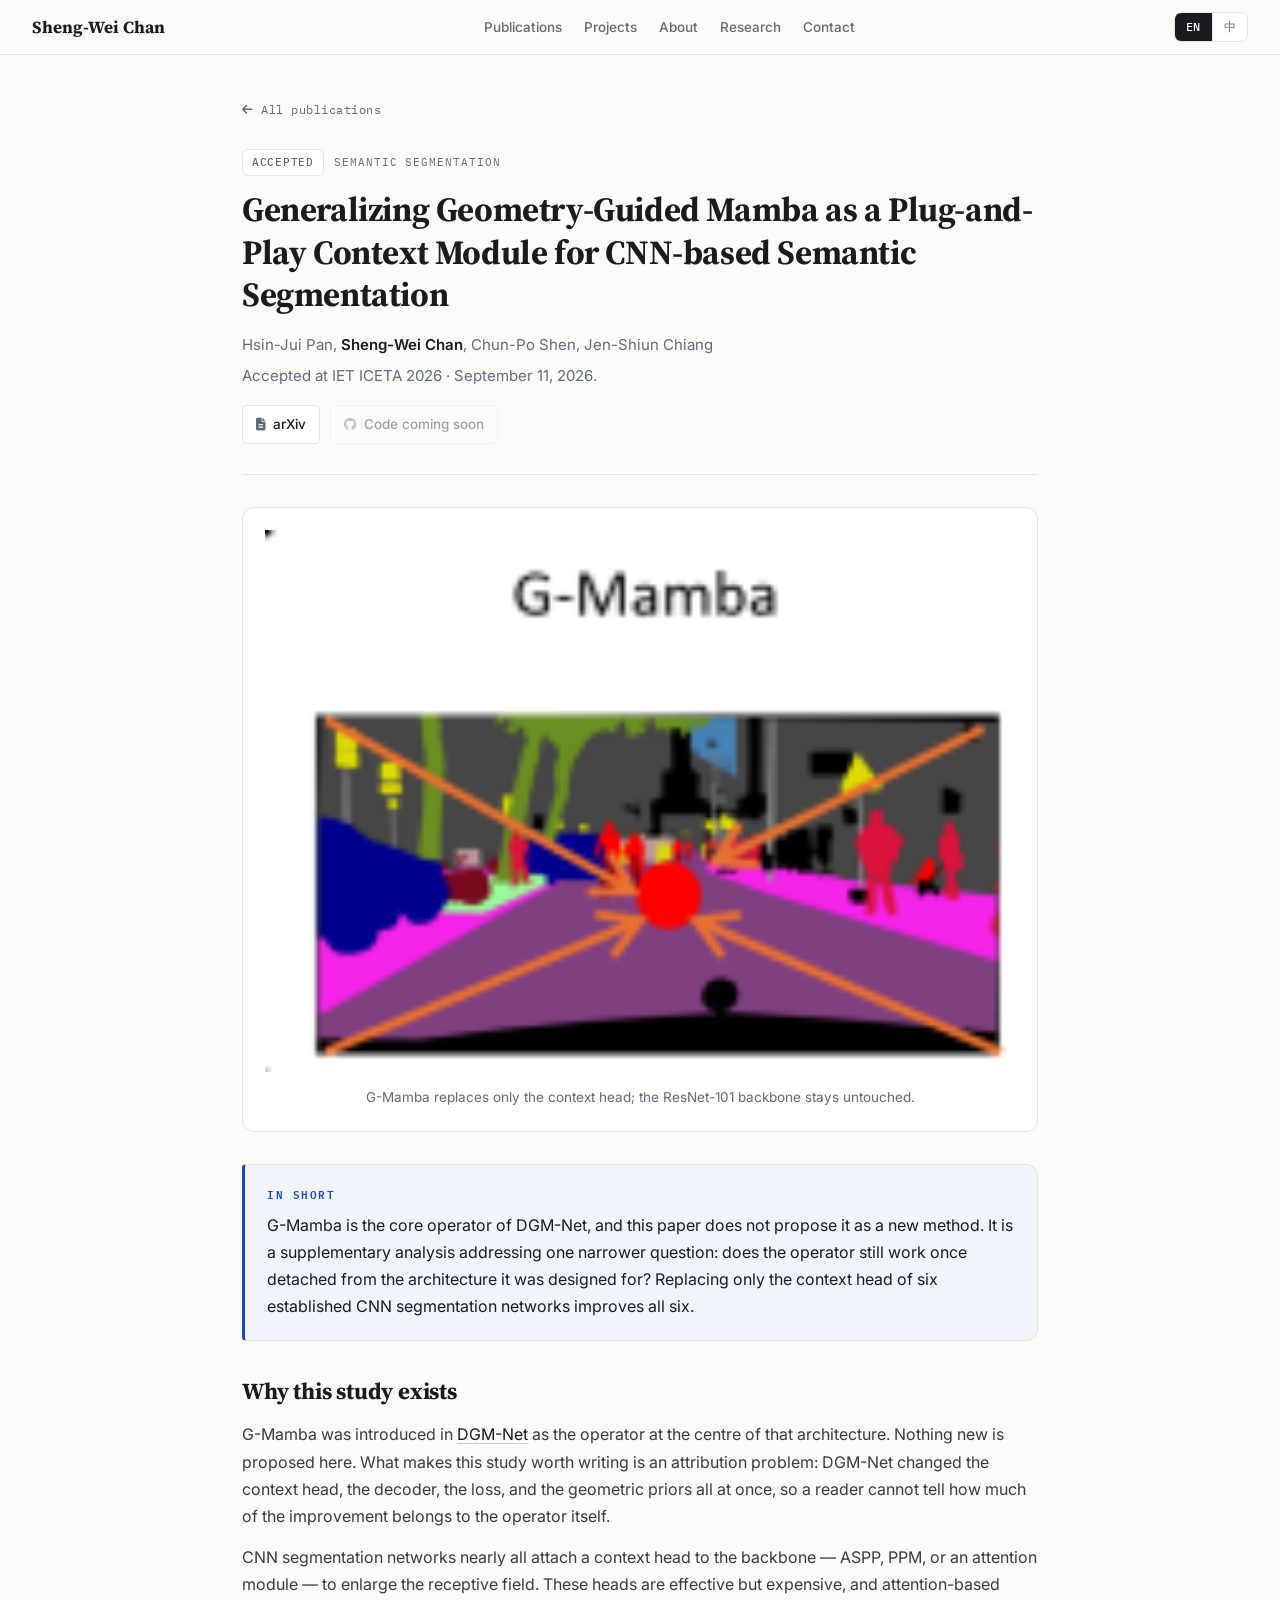
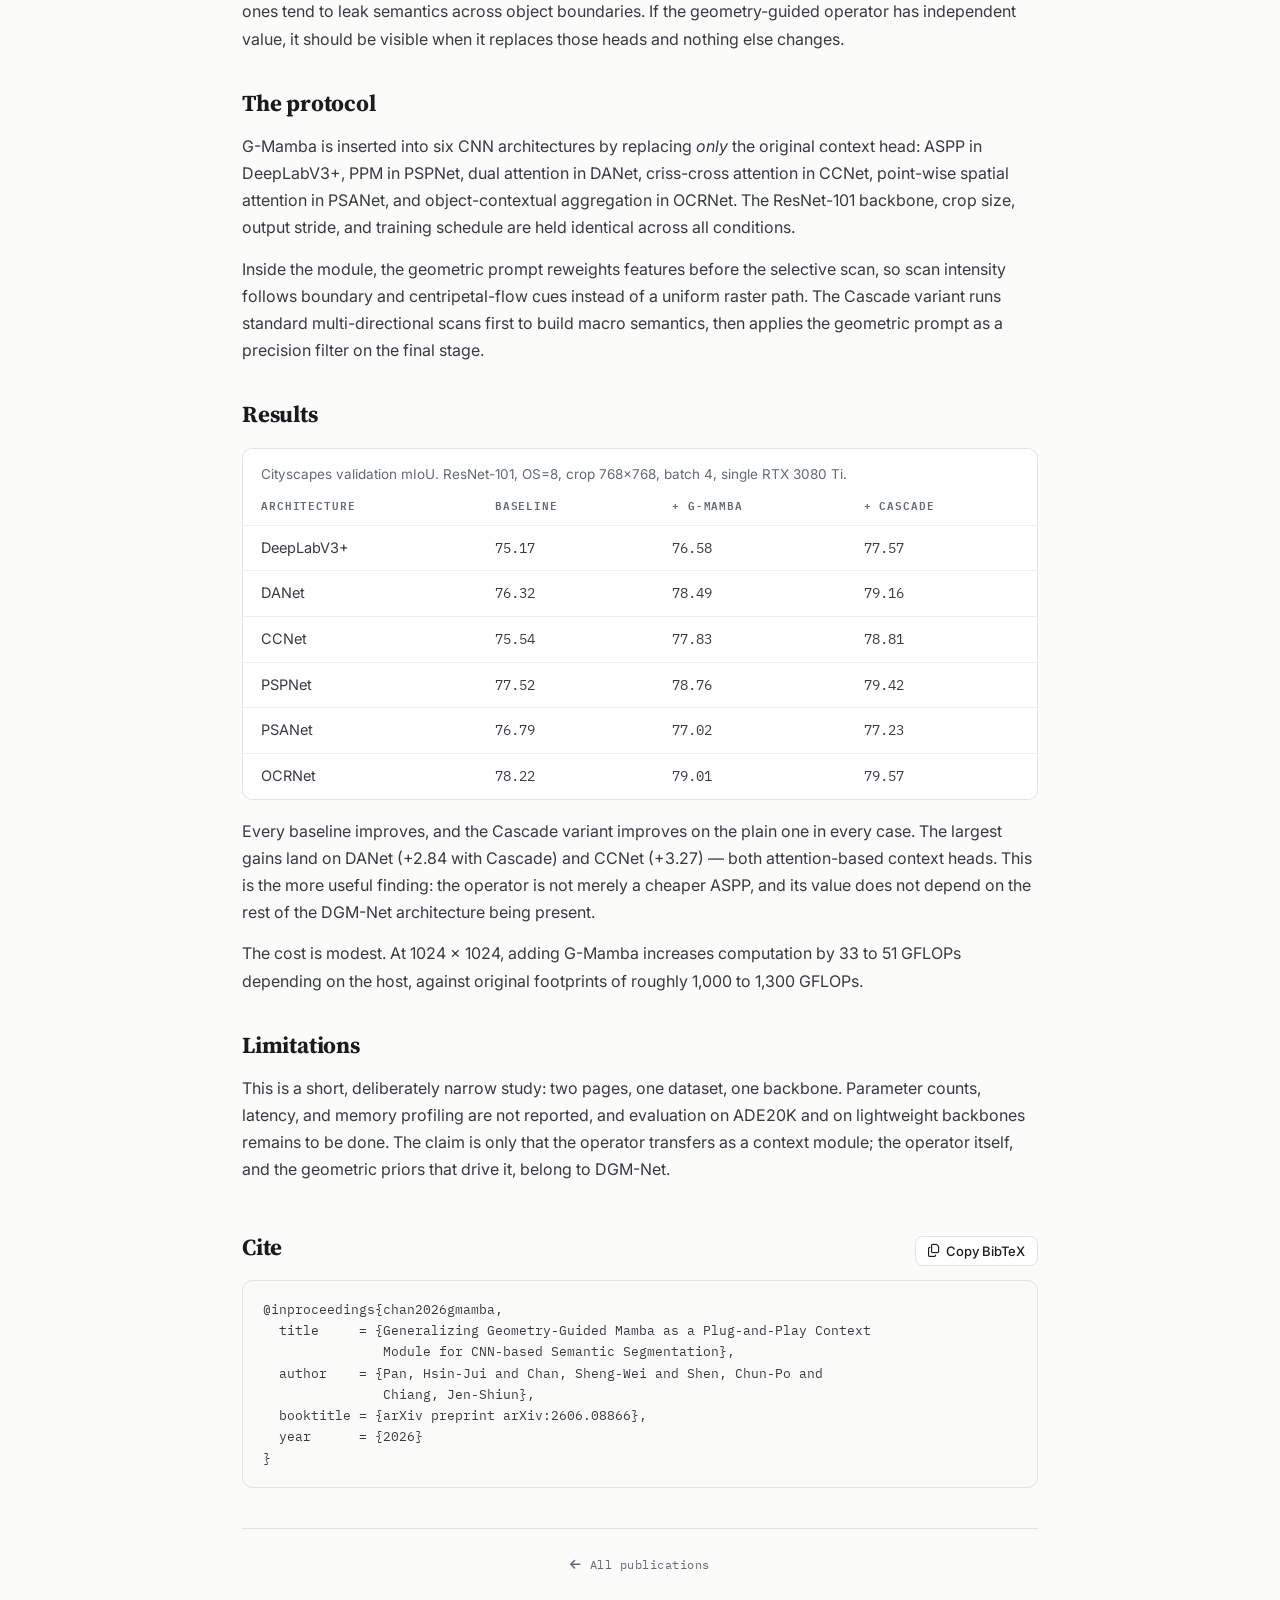
<file: g-mamba.html>
<!DOCTYPE html>
<html lang="en" data-lang="en">
<head>
  <meta charset="UTF-8" />
  <script src="preferences.js"></script>
  <meta name="viewport" content="width=device-width, initial-scale=1.0" />

  

  <meta name="description" content="G-Mamba explores a Mamba-based module for semantic segmentation. Explore its architecture, experimental results, and IET ICETA 2026 paper." />
  <title>G-Mamba | Sheng-Wei Chan</title>
  <link rel="canonical" href="https://shengweichan.com/g-mamba.html" />

  <link rel="preconnect" href="https://fonts.googleapis.com" />
  <link rel="preconnect" href="https://fonts.gstatic.com" crossorigin />
  <link
    href="https://fonts.googleapis.com/css2?family=IBM+Plex+Mono:wght@400;500;600&family=Inter:wght@400;500;600;700&family=Noto+Sans+TC:wght@400;500;700&family=Noto+Serif+TC:wght@600;700&family=Source+Serif+4:opsz,wght@8..60,500..700&display=swap"
    rel="stylesheet"
  />
  <link rel="icon" href="favicon.svg" type="image/svg+xml" />

  <meta property="og:type" content="article" />
  <meta property="og:title" content="Generalizing Geometry-Guided Mamba as a Plug-and-Play Context Module for CNN-based Semantic Segmentation" />
  <meta property="og:description" content="G-Mamba explores a Mamba-based module for semantic segmentation. Explore its architecture, experimental results, and IET ICETA 2026 paper." />
  <meta property="og:url" content="https://shengweichan.com/g-mamba.html" />
  <meta property="og:image" content="https://shengweichan.com/gmamba.png" />
  <meta name="twitter:card" content="summary_large_image" />

  <link rel="stylesheet" href="style.css" />
  <link rel="stylesheet" href="https://cdnjs.cloudflare.com/ajax/libs/font-awesome/6.5.1/css/all.min.css" />

  <script type="application/ld+json">
  {
    "@context": "https://schema.org",
    "@type": "ScholarlyArticle",
    "headline": "Generalizing Geometry-Guided Mamba as a Plug-and-Play Context Module for CNN-based Semantic Segmentation",
    "author": [{"@type": "Person", "name": "Hsin-Jui Pan"}, {"@type": "Person", "name": "Sheng-Wei Chan"}, {"@type": "Person", "name": "Chun-Po Shen"}, {"@type": "Person", "name": "Jen-Shiun Chiang"}],
    "datePublished": "2026",
    "url": "https://shengweichan.com/g-mamba.html",
    "isPartOf": { "@type": "Periodical", "name": "arXiv" }
  }
  </script>
  <link rel="stylesheet" href="enhancements.css" />
  <script src="site.js" defer></script>
</head>

<body>
  <a href="#main" class="skip-link"><span lang="en">Skip to content</span><span lang="zh-Hant">跳至內容</span></a>

  <header class="topbar">
    <div class="topbar-inner">
      <a href="index.html" class="brand"><span lang="en">Sheng-Wei Chan</span><span lang="zh-Hant">詹盛惟</span></a>

      <nav id="primary-nav" aria-label="Main navigation / 主要導覽">
        <a href="index.html#publications"><span lang="en">Publications</span><span lang="zh-Hant">論文</span></a>
        <a href="index.html#projects"><span lang="en">Projects</span><span lang="zh-Hant">專題</span></a>
        <a href="index.html#about"><span lang="en">About</span><span lang="zh-Hant">關於</span></a>
        <a href="index.html#research"><span lang="en">Research</span><span lang="zh-Hant">研究</span></a>
        <a href="index.html#contact"><span lang="en">Contact</span><span lang="zh-Hant">聯絡</span></a>
      </nav>

      <button type="button" class="menu-toggle" aria-controls="primary-nav" aria-expanded="false"><span lang="en">Menu ☰</span><span lang="zh-Hant">選單 ☰</span></button>
      <div class="lang-toggle" role="group" aria-label="Language / 語言">
        <button type="button" data-set-lang="en" aria-pressed="true">EN</button>
        <button type="button" data-set-lang="zh" aria-pressed="false">中</button>
      </div>
    </div>
  </header>

  <div class="paper-page">

    <a href="index.html#publications" class="back-link">
      <i class="fa-solid fa-arrow-left"></i>
      <span lang="en">All publications</span><span lang="zh-Hant">回到論文列表</span>
    </a>

    <header class="paper-header">
      <div class="paper-meta">
        <span class="badge" lang="en">Accepted</span>
        <span class="badge" lang="zh-Hant">已接受</span>
        <span class="area-label" lang="en">Semantic Segmentation</span>
        <span class="area-label" lang="zh-Hant">語意分割</span>
      </div>

      <h1>Generalizing Geometry-Guided Mamba as a Plug-and-Play Context Module for CNN-based Semantic Segmentation</h1>

      <p class="authors">Hsin-Jui Pan, <strong>Sheng-Wei Chan</strong>, Chun-Po Shen, Jen-Shiun Chiang</p>

      <p class="venue" lang="en">Accepted at IET ICETA 2026 · September 11, 2026.</p>
      <p class="venue" lang="zh-Hant">IET ICETA 2026 · 2026 年 9 月 11 日接受。</p>

      <div class="button-group">
          <a href="https://arxiv.org/abs/2606.08866" class="btn" target="_blank" rel="noopener noreferrer"><i class="fa-solid fa-file-lines"></i> arXiv</a>
          <a href="#" class="btn disabled"><i class="fa-brands fa-github"></i> <span lang="en">Code coming soon</span><span lang="zh-Hant">程式碼即將釋出</span></a>
      </div>
    </header>

    <main id="main">

      <figure class="paper-figure">
        <a data-enlarge href="gmamba.png"><img loading="lazy" decoding="async" width="148" height="107" src="gmamba.png" alt="G-Mamba architecture" /></a>
        <figcaption lang="en">G-Mamba replaces only the context head; the ResNet-101 backbone stays untouched.</figcaption>
        <figcaption lang="zh-Hant">G-Mamba 只置換上下文模組，ResNet-101 骨幹維持不變。</figcaption>
      </figure>

      <div class="tldr">
        <h2><span lang="en">In short</span><span lang="zh-Hant">重點</span></h2>
        <p lang="en">G-Mamba is the core operator of DGM-Net, and this paper does not propose it as a new method. It is a supplementary analysis addressing one narrower question: does the operator still work once detached from the architecture it was designed for? Replacing only the context head of six established CNN segmentation networks improves all six.</p>
        <p lang="zh-Hant">G-Mamba 是 DGM-Net 的核心運算子，本篇論文並非把它當作新方法提出。這是一份補充性的分析，只回答一個更窄的問題：這個運算子一旦離開它原本被設計的架構，是否仍然有效？只置換六個成熟 CNN 分割網路的上下文模組，六個全部提升。</p>
      </div>

      <section class="paper-section">
        <h2><span lang="en">Why this study exists</span><span lang="zh-Hant">這篇分析的定位</span></h2>
        <div lang="en">
          <p>G-Mamba was introduced in <a href="dgm-net.html">DGM-Net</a> as the operator at the centre of
            that architecture. Nothing new is proposed here. What makes this study worth writing is an
            attribution problem: DGM-Net changed the context head, the decoder, the loss, and the geometric
            priors all at once, so a reader cannot tell how much of the improvement belongs to the operator
            itself.</p>
          <p>CNN segmentation networks nearly all attach a context head to the backbone — ASPP, PPM, or an
            attention module — to enlarge the receptive field. These heads are effective but expensive, and
            attention-based ones tend to leak semantics across object boundaries. If the geometry-guided
            operator has independent value, it should be visible when it replaces those heads and nothing
            else changes.</p>
        </div>
        <div lang="zh-Hant">
          <p>G-Mamba 是在 <a href="dgm-net.html">DGM-Net</a> 中提出的，位於該架構的核心。
            本篇沒有提出任何新東西。這份分析之所以值得寫，是因為一個歸因問題：
            DGM-Net 同時改動了上下文模組、解碼器、損失函數與幾何先驗，
            讀者無從判斷其中有多少改善該歸功於這個運算子本身。</p>
          <p>CNN 分割網路幾乎都會在骨幹之後外掛一個上下文模組——ASPP、PPM 或注意力模組——來擴大感受野。
            這些模組確實有效，但成本高昂，而基於注意力的版本還容易造成語義跨越邊界洩漏。
            如果幾何導引的運算子具有獨立價值，那麼在只置換這些模組、其餘完全不動的條件下，它應該看得出來。</p>
        </div>
      </section>

      <section class="paper-section">
        <h2><span lang="en">The protocol</span><span lang="zh-Hant">實驗協定</span></h2>
        <div lang="en">
          <p>G-Mamba is inserted into six CNN architectures by replacing <em>only</em> the original
            context head: ASPP in DeepLabV3+, PPM in PSPNet, dual attention in DANet, criss-cross
            attention in CCNet, point-wise spatial attention in PSANet, and object-contextual aggregation
            in OCRNet. The ResNet-101 backbone, crop size, output stride, and training schedule are held
            identical across all conditions.</p>
          <p>Inside the module, the geometric prompt reweights features before the selective scan, so scan
            intensity follows boundary and centripetal-flow cues instead of a uniform raster path. The
            Cascade variant runs standard multi-directional scans first to build macro semantics, then
            applies the geometric prompt as a precision filter on the final stage.</p>
        </div>
        <div lang="zh-Hant">
          <p>G-Mamba 被插入六個 CNN 架構，且<em>只</em>置換原本的上下文模組：DeepLabV3+ 的 ASPP、
            PSPNet 的 PPM、DANet 的雙重注意力、CCNet 的十字交叉注意力、PSANet 的點式空間注意力，
            以及 OCRNet 的物件上下文聚合。所有條件下，ResNet-101 骨幹、裁切尺寸、輸出步幅與訓練排程完全一致。</p>
          <p>在模組內部，幾何提示會在選擇性掃描之前重新加權特徵，使掃描強度依循邊界與向心流的線索，
            而非均勻的光柵路徑。Cascade 版本則先執行標準的多方向掃描以建立宏觀語義，
            最後一個階段才把幾何提示當作精修濾波器施加上去。</p>
        </div>
      </section>

      <section class="paper-section">
        <h2><span lang="en">Results</span><span lang="zh-Hant">實驗結果</span></h2>
        <div class="table-wrap" lang="en">
          <table class="data">
            <caption>Cityscapes validation mIoU. ResNet-101, OS=8, crop 768&times;768, batch 4, single RTX 3080 Ti.</caption>
            <thead><tr><th>Architecture</th><th>Baseline</th><th>+ G-Mamba</th><th>+ Cascade</th></tr></thead>
            <tbody>
              <tr><td>DeepLabV3+</td><td>75.17</td><td>76.58</td><td>77.57</td></tr>
              <tr><td>DANet</td><td>76.32</td><td>78.49</td><td>79.16</td></tr>
              <tr><td>CCNet</td><td>75.54</td><td>77.83</td><td>78.81</td></tr>
              <tr><td>PSPNet</td><td>77.52</td><td>78.76</td><td>79.42</td></tr>
              <tr><td>PSANet</td><td>76.79</td><td>77.02</td><td>77.23</td></tr>
              <tr><td>OCRNet</td><td>78.22</td><td>79.01</td><td>79.57</td></tr>
            </tbody>
          </table>
        </div>
        <div class="table-wrap" lang="zh-Hant">
          <table class="data">
            <caption>Cityscapes 驗證集 mIoU。ResNet-101、OS=8、裁切 768&times;768、batch 4，單張 RTX 3080 Ti。</caption>
            <thead><tr><th>架構</th><th>原始</th><th>+ G-Mamba</th><th>+ Cascade</th></tr></thead>
            <tbody>
              <tr><td>DeepLabV3+</td><td>75.17</td><td>76.58</td><td>77.57</td></tr>
              <tr><td>DANet</td><td>76.32</td><td>78.49</td><td>79.16</td></tr>
              <tr><td>CCNet</td><td>75.54</td><td>77.83</td><td>78.81</td></tr>
              <tr><td>PSPNet</td><td>77.52</td><td>78.76</td><td>79.42</td></tr>
              <tr><td>PSANet</td><td>76.79</td><td>77.02</td><td>77.23</td></tr>
              <tr><td>OCRNet</td><td>78.22</td><td>79.01</td><td>79.57</td></tr>
            </tbody>
          </table>
        </div>
        <div lang="en">
          <p>Every baseline improves, and the Cascade variant improves on the plain one in every case.
            The largest gains land on DANet (+2.84 with Cascade) and CCNet (+3.27) — both
            attention-based context heads. This is the more useful finding: the operator is not merely a
            cheaper ASPP, and its value does not depend on the rest of the DGM-Net architecture being
            present.</p>
          <p>The cost is modest. At 1024&nbsp;&times;&nbsp;1024, adding G-Mamba increases computation by
            33 to 51 GFLOPs depending on the host, against original footprints of roughly 1,000 to 1,300
            GFLOPs.</p>
        </div>
        <div lang="zh-Hant">
          <p>六個基線全部提升，而且 Cascade 版本在每一個案例中都優於單層版本。
            增益最大的是 DANet（Cascade 下 +2.84）與 CCNet（+3.27）——兩者都是基於注意力的上下文模組。
            這是更有用的發現：這個運算子不只是一個比較便宜的 ASPP，
            而且它的價值並不依賴 DGM-Net 架構的其餘部分存在。</p>
          <p>代價相當溫和。在 1024&nbsp;&times;&nbsp;1024 解析度下，加入 G-Mamba 會依宿主架構不同增加 33 到 51 GFLOPs，
            而這些架構原本的運算量約在 1,000 至 1,300 GFLOPs 之間。</p>
        </div>
      </section>

      <section class="paper-section">
        <h2><span lang="en">Limitations</span><span lang="zh-Hant">限制</span></h2>
        <p lang="en">This is a short, deliberately narrow study: two pages, one dataset, one backbone. Parameter counts, latency, and memory profiling are not reported, and evaluation on ADE20K and on lightweight backbones remains to be done. The claim is only that the operator transfers as a context module; the operator itself, and the geometric priors that drive it, belong to DGM-Net.</p>
        <p lang="zh-Hant">這是一篇刻意寫得很窄的短論文：兩頁、一個資料集、一個骨幹網路。參數量、延遲與記憶體剖析都尚未報告，在 ADE20K 與輕量骨幹上的評估也還沒做。本文主張的僅止於「這個運算子可以作為上下文模組被遷移」；運算子本身，以及驅動它的幾何先驗，都屬於 DGM-Net。</p>
      </section>

      <section class="paper-section">
        <div class="section-head">
          <h2><span lang="en">Cite</span><span lang="zh-Hant">引用</span></h2>
          <button type="button" class="copy-btn" data-copy-target="bibtex">
            <i class="fa-regular fa-copy"></i>
            <span lang="en">Copy BibTeX</span><span lang="zh-Hant">複製 BibTeX</span>
          </button>
        </div>
        <div class="bibtex" id="bibtex">@inproceedings{chan2026gmamba,
  title     = {Generalizing Geometry-Guided Mamba as a Plug-and-Play Context
               Module for CNN-based Semantic Segmentation},
  author    = {Pan, Hsin-Jui and Chan, Sheng-Wei and Shen, Chun-Po and
               Chiang, Jen-Shiun},
  booktitle = {arXiv preprint arXiv:2606.08866},
  year      = {2026}
}</div>
      </section>

    </main>

    <footer class="paper-footer">
      <a href="index.html#publications" class="back-link">
        <i class="fa-solid fa-arrow-left"></i>
        <span lang="en">All publications</span><span lang="zh-Hant">回到論文列表</span>
      </a>
    </footer>

  </div>

  

  


  <dialog id="image-dialog" class="image-dialog" aria-labelledby="image-dialog-title">
    <div class="dialog-header"><h2 id="image-dialog-title">Image</h2><button type="button" class="dialog-close" data-dialog-close autofocus><span lang="en">Close ✕</span><span lang="zh-Hant">關閉 ✕</span></button></div>
    <img alt="" />
    <a data-dialog-destination hidden target="_blank" rel="noopener noreferrer"></a>
    <p><span lang="en">Press Esc or use Close to return.</span><span lang="zh-Hant">按 Esc 或「關閉」返回頁面。</span></p>
  </dialog>

</body>
</html>
</file>
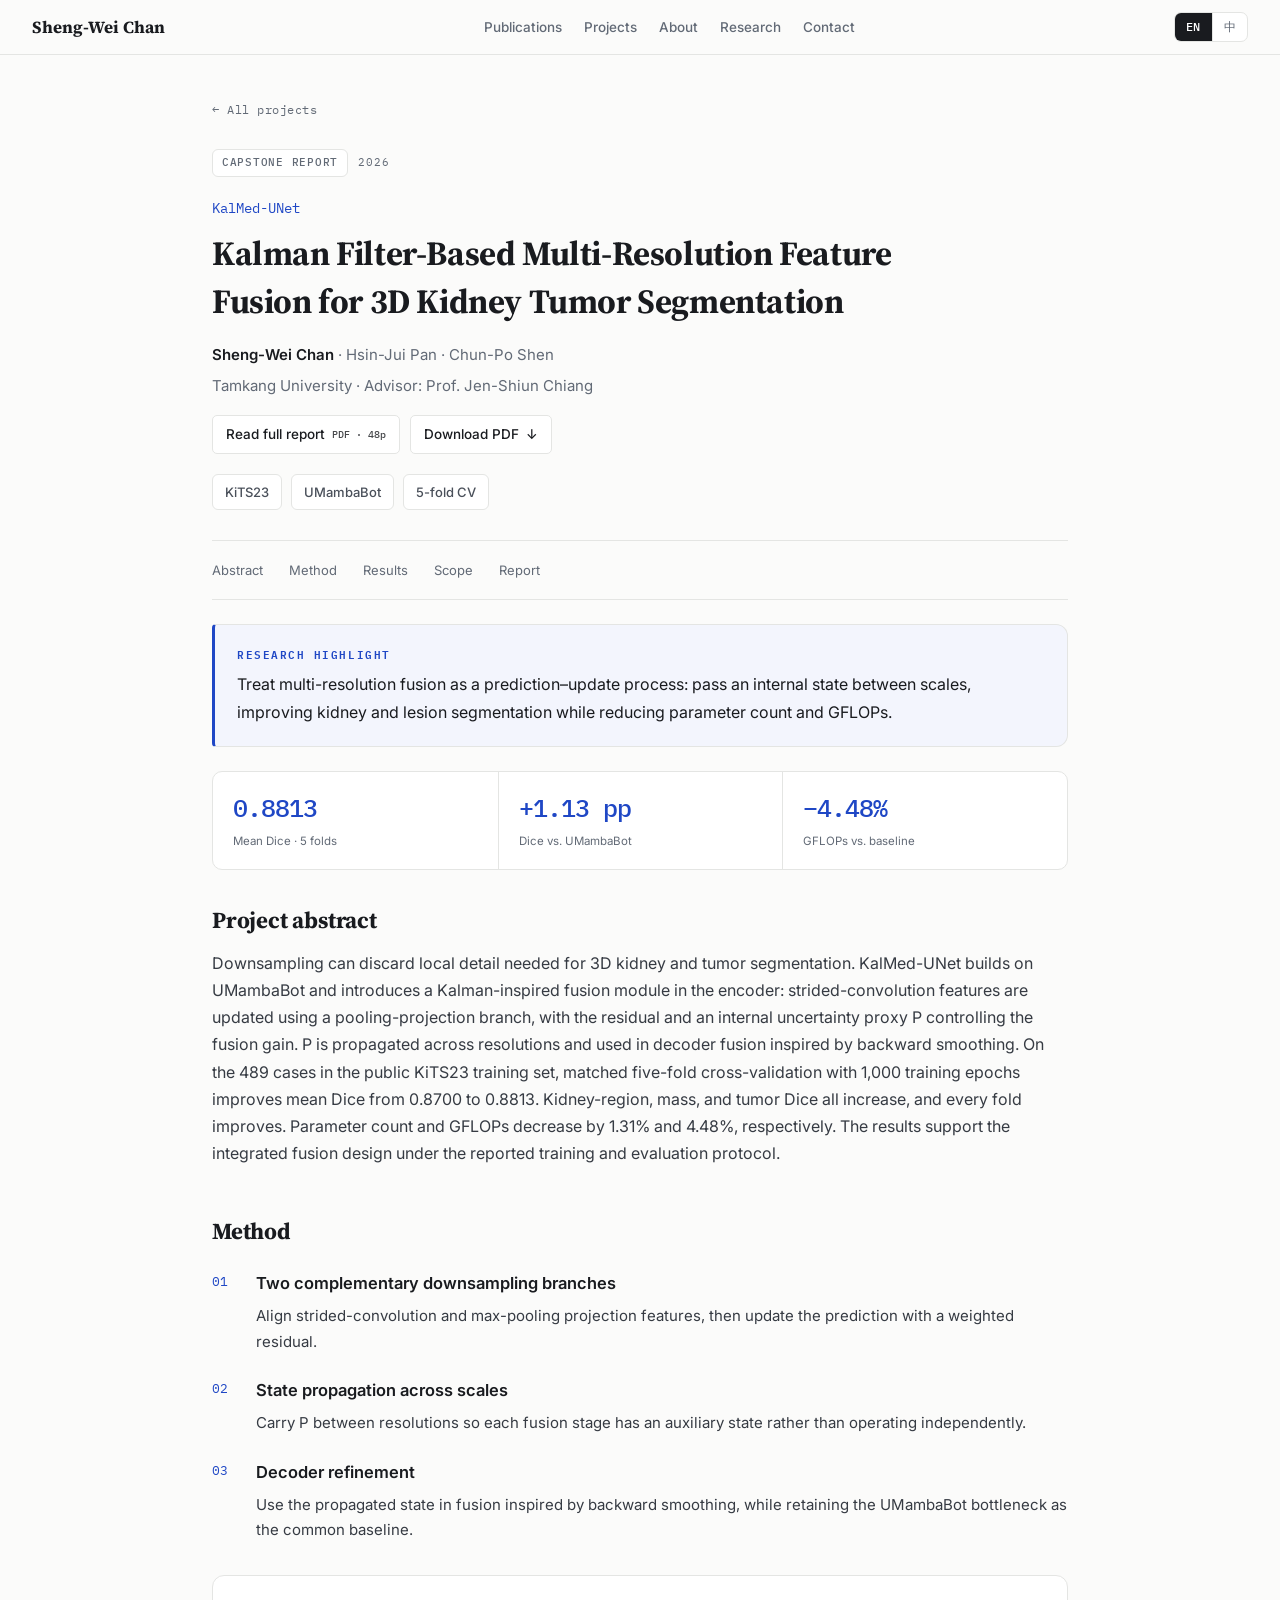
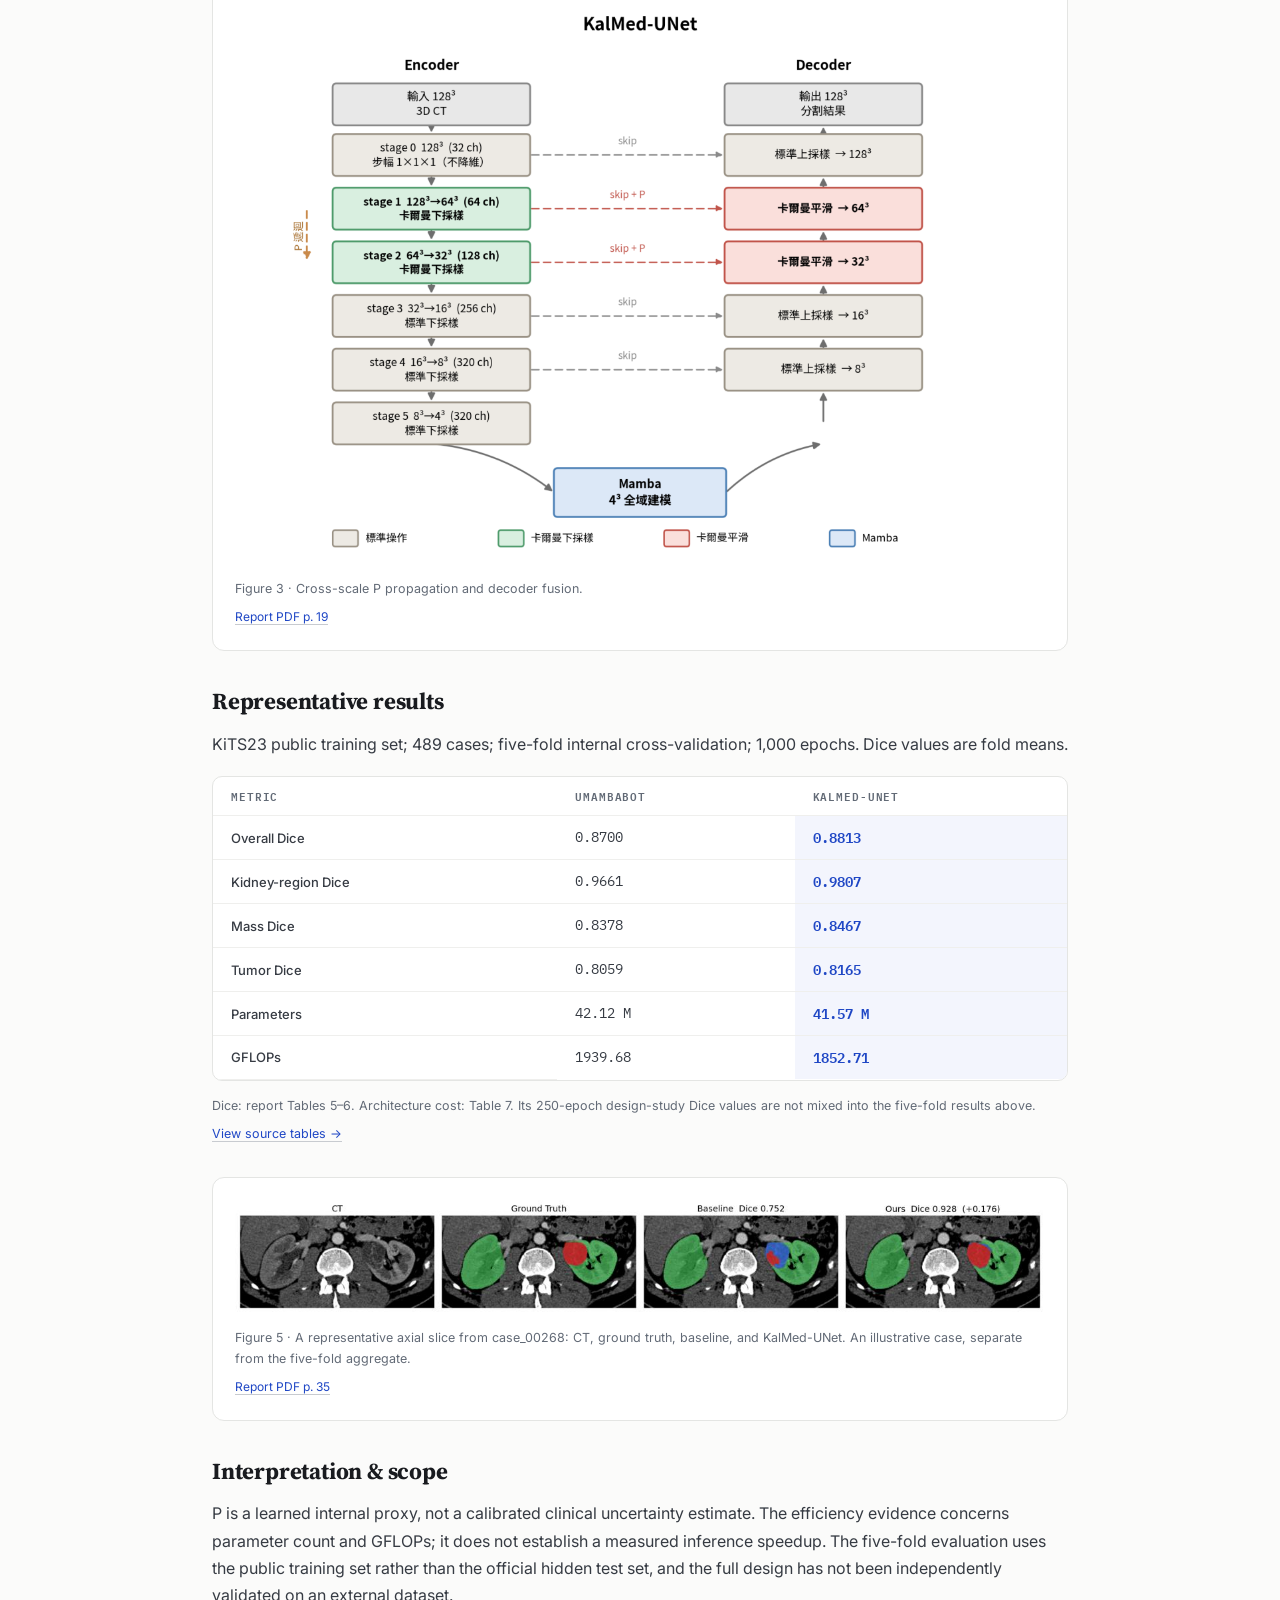
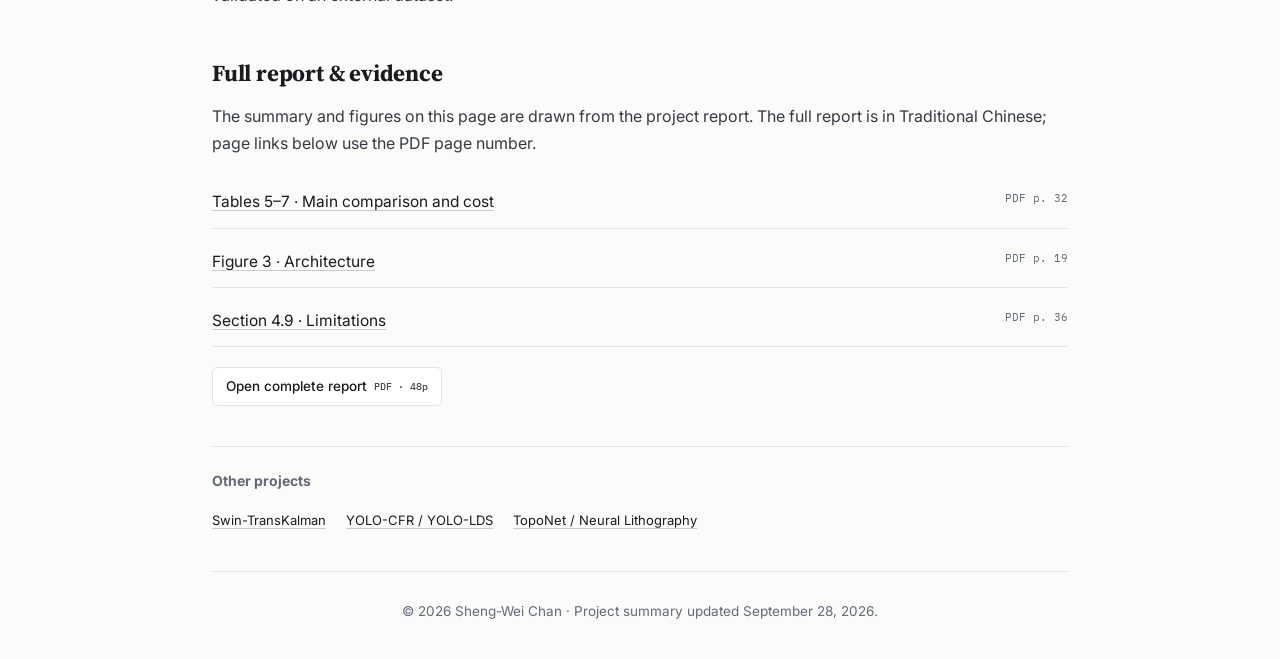
<file: kalmed-unet.html>
<!DOCTYPE html>
<html lang="en" data-lang="en">
<head>
  <meta charset="UTF-8" />
  <script src="preferences.js"></script>
  <meta name="viewport" content="width=device-width, initial-scale=1.0" />
  
  <title>KalMed-UNet | Sheng-Wei Chan</title>
  <meta name="description" content="Kalman-inspired fusion connects encoder downsampling with decoder refinement. Mean Dice improves across all five KiTS23 folds, with lower architectural cost." />
  <link rel="canonical" href="https://shengweichan.com/kalmed-unet.html" />
    <link rel="preconnect" href="https://fonts.googleapis.com" />
  <link rel="preconnect" href="https://fonts.gstatic.com" crossorigin />
  <link
    href="https://fonts.googleapis.com/css2?family=IBM+Plex+Mono:wght@400;500;600&family=Inter:wght@400;500;600;700&family=Noto+Sans+TC:wght@400;500;700&family=Noto+Serif+TC:wght@600;700&family=Source+Serif+4:opsz,wght@8..60,500..700&display=swap"
    rel="stylesheet"
  />
  <link rel="icon" href="favicon.svg" type="image/svg+xml" />
  <meta property="og:type" content="article" />
  <meta property="og:title" content="Kalman Filter-Based Multi-Resolution Feature Fusion for 3D Kidney Tumor Segmentation" />
  <meta property="og:description" content="Kalman-inspired fusion connects encoder downsampling with decoder refinement. Mean Dice improves across all five KiTS23 folds, with lower architectural cost." />
  <meta property="og:url" content="https://shengweichan.com/kalmed-unet.html" />
  <meta property="og:image" content="https://shengweichan.com/assets/projects/kalmed-architecture.png" />
  <meta name="twitter:card" content="summary_large_image" />
  <link rel="stylesheet" href="style.css" />
  <link rel="stylesheet" href="projects.css" />
  <script type="application/ld+json">{"@context": "https://schema.org", "@type": "CreativeWork", "name": "Kalman Filter-Based Multi-Resolution Feature Fusion for 3D Kidney Tumor Segmentation", "alternateName": "基於卡爾曼濾波的多解析度特徵融合於三維腎臟腫瘤分割", "description": "Downsampling can discard local detail needed for 3D kidney and tumor segmentation. KalMed-UNet builds on UMambaBot and introduces a Kalman-inspired fusion module in the encoder: strided-convolution features are updated using a pooling-projection branch, with the residual and an internal uncertainty proxy P controlling the fusion gain. P is propagated across resolutions and used in decoder fusion inspired by backward smoothing. On the 489 cases in the public KiTS23 training set, matched five-fold cross-validation with 1,000 training epochs improves mean Dice from 0.8700 to 0.8813. Kidney-region, mass, and tumor Dice all increase, and every fold improves. Parameter count and GFLOPs decrease by 1.31% and 4.48%, respectively. The results support the integrated fusion design under the reported training and evaluation protocol.", "url": "https://shengweichan.com/kalmed-unet.html", "author": [{"@type": "Person", "name": "Sheng-Wei Chan"}, {"@type": "Person", "name": "Hsin-Jui Pan"}, {"@type": "Person", "name": "Chun-Po Shen"}], "inLanguage": ["en", "zh-Hant"], "genre": "Undergraduate capstone project report", "dateModified": "2026-09-28", "encoding": {"@type": "MediaObject", "encodingFormat": "application/pdf", "contentUrl": "https://shengweichan.com/reports/kalmed-unet-report.pdf"}}</script>
  <link rel="stylesheet" href="enhancements.css" />
  <script src="site.js" defer></script>
</head>
<body>
  <a href="#main" class="skip-link"><span lang="en">Skip to content</span><span lang="zh-Hant">跳至內容</span></a>
  <header class="topbar">
    <div class="topbar-inner">
      <a href="index.html" class="brand"><span lang="en">Sheng-Wei Chan</span><span lang="zh-Hant">詹盛惟</span></a>

      <nav id="primary-nav" aria-label="Main navigation / 主要導覽">
        <a href="index.html#publications"><span lang="en">Publications</span><span lang="zh-Hant">論文</span></a>
        <a href="index.html#projects"><span lang="en">Projects</span><span lang="zh-Hant">專題</span></a>
        <a href="index.html#about"><span lang="en">About</span><span lang="zh-Hant">關於</span></a>
        <a href="index.html#research"><span lang="en">Research</span><span lang="zh-Hant">研究</span></a>
        <a href="index.html#contact"><span lang="en">Contact</span><span lang="zh-Hant">聯絡</span></a>
      </nav>

      <button type="button" class="menu-toggle" aria-controls="primary-nav" aria-expanded="false"><span lang="en">Menu ☰</span><span lang="zh-Hant">選單 ☰</span></button>
      <div class="lang-toggle" role="group" aria-label="Language / 語言">
        <button type="button" data-set-lang="en" aria-pressed="true">EN</button>
        <button type="button" data-set-lang="zh" aria-pressed="false">中</button>
      </div>
    </div>
  </header>
  <div class="paper-page project-page">
    <a href="index.html#projects" class="back-link">← <span lang="en">All projects</span><span lang="zh-Hant">回到專題成果</span></a>
    <header class="paper-header">
      <div class="paper-meta"><span class="badge"><span lang="en">Capstone report</span><span lang="zh-Hant">專題成果報告</span></span><span class="area-label">2026</span></div>
      <p class="project-name">KalMed-UNet</p>
      <h1><span lang="en">Kalman Filter-Based Multi-Resolution Feature Fusion for 3D Kidney Tumor Segmentation</span><span lang="zh-Hant">基於卡爾曼濾波的多解析度特徵融合於三維腎臟腫瘤分割</span></h1>
      <p class="authors"><strong><span lang="en">Sheng-Wei Chan</span><span lang="zh-Hant">詹盛惟</span></strong> · <span lang="en">Hsin-Jui Pan</span><span lang="zh-Hant">潘信瑞</span> · <span lang="en">Chun-Po Shen</span><span lang="zh-Hant">沈群博</span></p>
      <p class="venue"><span lang="en">Tamkang University · Advisor: Prof. Jen-Shiun Chiang</span><span lang="zh-Hant">淡江大學電機工程學系 · 指導教授：江正雄教授</span></p>
      <div class="button-group">
        <a href="reports/kalmed-unet-report.pdf" target="_blank" rel="noopener noreferrer" class="btn"><span lang="en">Read full report</span><span lang="zh-Hant">閱讀完整報告</span> <span class="file-format">PDF · 48p</span></a>
        <a href="reports/kalmed-unet-report.pdf" download class="btn"><span lang="en">Download PDF</span><span lang="zh-Hant">下載 PDF</span> ↓</a>
      </div>
      <div class="tag-group project-tags"><span>KiTS23</span><span>UMambaBot</span><span>5-fold CV</span></div>
    </header>
    <main id="main">
      <nav class="project-toc" aria-label="On this page / 本頁導覽">
        <a href="#abstract"><span lang="en">Abstract</span><span lang="zh-Hant">摘要</span></a><a href="#method"><span lang="en">Method</span><span lang="zh-Hant">方法</span></a>
        <a href="#results"><span lang="en">Results</span><span lang="zh-Hant">成果</span></a><a href="#scope"><span lang="en">Scope</span><span lang="zh-Hant">適用範圍</span></a><a href="#report"><span lang="en">Report</span><span lang="zh-Hant">完整報告</span></a>
      </nav>
      <div class="tldr"><h2><span lang="en">Research highlight</span><span lang="zh-Hant">專題重點</span></h2><p lang="en">Treat multi-resolution fusion as a prediction–update process: pass an internal state between scales, improving kidney and lesion segmentation while reducing parameter count and GFLOPs.</p><p lang="zh-Hant">將多解析度融合寫成預測與更新流程，讓內部狀態跨尺度傳遞；在改善腎臟與病灶分割的同時，減少參數量與計算量。</p></div>
      <div class="project-metrics"><div><strong>0.8813</strong><span><span lang="en">Mean Dice · 5 folds</span><span lang="zh-Hant">五折平均 Dice</span></span></div><div><strong>+1.13 pp</strong><span><span lang="en">Dice vs. UMambaBot</span><span lang="zh-Hant">相對 UMambaBot 的 Dice</span></span></div><div><strong>−4.48%</strong><span><span lang="en">GFLOPs vs. baseline</span><span lang="zh-Hant">相對基準的計算量</span></span></div></div>
      <section class="paper-section" id="abstract"><h2><span lang="en">Project abstract</span><span lang="zh-Hant">專題摘要</span></h2><p lang="en">Downsampling can discard local detail needed for 3D kidney and tumor segmentation. KalMed-UNet builds on UMambaBot and introduces a Kalman-inspired fusion module in the encoder: strided-convolution features are updated using a pooling-projection branch, with the residual and an internal uncertainty proxy P controlling the fusion gain. P is propagated across resolutions and used in decoder fusion inspired by backward smoothing. On the 489 cases in the public KiTS23 training set, matched five-fold cross-validation with 1,000 training epochs improves mean Dice from 0.8700 to 0.8813. Kidney-region, mass, and tumor Dice all increase, and every fold improves. Parameter count and GFLOPs decrease by 1.31% and 4.48%, respectively. The results support the integrated fusion design under the reported training and evaluation protocol.</p><p lang="zh-Hant">三維腎臟腫瘤分割需要保留局部邊界與病灶細節。本專題以 UMambaBot 為基準，於編碼器下採樣加入卡爾曼啟發式融合：以步幅卷積作為預測、池化投影作為觀測，利用殘差與不確定度代理量 P 決定融合增益，再將 P 跨解析度傳遞至解碼器，進行受後向平滑啟發的融合。於 KiTS23 公開訓練集 489 例進行 1,000 epochs、五折交叉驗證，平均 Dice 由 0.8700 提升至 0.8813，三個階層評估目標與五個 fold 皆改善；參數量與 GFLOPs 分別降低 1.31% 與 4.48%。結果支持整合式融合設計在既定訓練與評估流程下的效益。</p></section>
      <section class="paper-section" id="method"><h2><span lang="en">Method</span><span lang="zh-Hant">方法設計</span></h2><ol class="method-list"><li><h3><span lang="en">Two complementary downsampling branches</span><span lang="zh-Hant">雙分支下採樣</span></h3><p lang="en">Align strided-convolution and max-pooling projection features, then update the prediction with a weighted residual.</p><p lang="zh-Hant">對齊步幅卷積與最大池化投影特徵，再以加權殘差修正預測。</p></li><li><h3><span lang="en">State propagation across scales</span><span lang="zh-Hant">跨尺度狀態傳遞</span></h3><p lang="en">Carry P between resolutions so each fusion stage has an auxiliary state rather than operating independently.</p><p lang="zh-Hant">將 P 在不同解析度間遞迴傳遞，讓各層融合可利用共同的輔助狀態。</p></li><li><h3><span lang="en">Decoder refinement</span><span lang="zh-Hant">解碼器融合</span></h3><p lang="en">Use the propagated state in fusion inspired by backward smoothing, while retaining the UMambaBot bottleneck as the common baseline.</p><p lang="zh-Hant">利用傳遞狀態進行受後向平滑啟發的融合，並保留 UMambaBot bottleneck 作為共同基底。</p></li></ol><figure class="paper-figure project-figure">
      <a data-enlarge href="assets/projects/kalmed-architecture.png" target="_blank" rel="noopener noreferrer" aria-label="Open original figure / 開啟原圖">
        <img width="1219" height="852" src="assets/projects/kalmed-architecture.png" alt="Figure 3 · Cross-scale P propagation and decoder fusion." loading="lazy" />
      </a>
      <figcaption><span lang="en">Figure 3 · Cross-scale P propagation and decoder fusion.</span><span lang="zh-Hant">圖 3：跨層 P 遞迴與解碼器後向融合。</span>
        <a href="reports/kalmed-unet-report.pdf#page=19" target="_blank" rel="noopener noreferrer"><span lang="en">Report PDF p. 19</span><span lang="zh-Hant">報告 PDF 第 19 頁</span></a>
      </figcaption>
    </figure></section>
      <section class="paper-section" id="results"><h2><span lang="en">Representative results</span><span lang="zh-Hant">代表成果</span></h2>
        <p lang="en">KiTS23 public training set; 489 cases; five-fold internal cross-validation; 1,000 epochs. Dice values are fold means.</p><p lang="zh-Hant">KiTS23 公開訓練集 489 例；五折內部交叉驗證；1,000 epochs。Dice 為五折平均值。</p>
        <div class="table-wrap" tabindex="0" role="region" aria-label="Results table / 成果比較表"><table class="data project-data"><thead><tr><th scope="col"><span lang="en">Metric</span><span lang="zh-Hant">指標</span></th><th scope="col"><span lang="en">UMambaBot</span><span lang="zh-Hant">UMambaBot</span></th><th scope="col"><span lang="en">KalMed-UNet</span><span lang="zh-Hant">KalMed-UNet</span></th></tr></thead><tbody><tr><th scope="row"><span lang="en">Overall Dice</span><span lang="zh-Hant">整體 Dice</span></th><td>0.8700</td><td>0.8813</td></tr><tr><th scope="row"><span lang="en">Kidney-region Dice</span><span lang="zh-Hant">腎臟區域 Dice</span></th><td>0.9661</td><td>0.9807</td></tr><tr><th scope="row"><span lang="en">Mass Dice</span><span lang="zh-Hant">腫塊 Dice</span></th><td>0.8378</td><td>0.8467</td></tr><tr><th scope="row"><span lang="en">Tumor Dice</span><span lang="zh-Hant">腫瘤 Dice</span></th><td>0.8059</td><td>0.8165</td></tr><tr><th scope="row"><span lang="en">Parameters</span><span lang="zh-Hant">參數量</span></th><td>42.12 M</td><td>41.57 M</td></tr><tr><th scope="row"><span lang="en">GFLOPs</span><span lang="zh-Hant">GFLOPs</span></th><td>1939.68</td><td>1852.71</td></tr></tbody></table></div>
        <div class="table-note"><p lang="en">Dice: report Tables 5–6. Architecture cost: Table 7. Its 250-epoch design-study Dice values are not mixed into the five-fold results above.</p><p lang="zh-Hant">Dice 取自報告表 5–6；架構成本取自表 7。表 7 的 250 epochs 單折設計比較分數未混入上方五折結果。</p><a href="reports/kalmed-unet-report.pdf#page=32" target="_blank" rel="noopener noreferrer"><span lang="en">View source tables →</span><span lang="zh-Hant">查看原始表格 →</span></a></div>
        
        <figure class="paper-figure project-figure">
      <a data-enlarge href="assets/projects/kalmed-result.jpg" target="_blank" rel="noopener noreferrer" aria-label="Open original figure / 開啟原圖">
        <img width="1219" height="170" src="assets/projects/kalmed-result.jpg" alt="Figure 5 · A representative axial slice from case_00268: CT, ground truth, baseline, and KalMed-UNet. An illustrative case, separate from the five-fold aggregate." loading="lazy" />
      </a>
      <figcaption><span lang="en">Figure 5 · A representative axial slice from case_00268: CT, ground truth, baseline, and KalMed-UNet. An illustrative case, separate from the five-fold aggregate.</span><span lang="zh-Hant">圖 5：case_00268 的代表性軸狀切片，依序為 CT、標註、基準與 KalMed-UNet；此例僅作視覺說明，整體表現以上述五折評估為準。</span>
        <a href="reports/kalmed-unet-report.pdf#page=35" target="_blank" rel="noopener noreferrer"><span lang="en">Report PDF p. 35</span><span lang="zh-Hant">報告 PDF 第 35 頁</span></a>
      </figcaption>
    </figure>
      </section>
      <section class="paper-section" id="scope"><h2><span lang="en">Interpretation &amp; scope</span><span lang="zh-Hant">成果解讀與適用範圍</span></h2><p lang="en">P is a learned internal proxy, not a calibrated clinical uncertainty estimate. The efficiency evidence concerns parameter count and GFLOPs; it does not establish a measured inference speedup. The five-fold evaluation uses the public training set rather than the official hidden test set, and the full design has not been independently validated on an external dataset.</p><p lang="zh-Hant">P 是網路內部的代理量，未驗證為經校準的臨床不確定度。效率證據限於參數量與 GFLOPs，未據此推定實測加速。五折評估使用公開訓練集，並非官方隱藏測試集；完整設計仍待外部資料驗證。</p></section>
      <section class="paper-section" id="report"><h2><span lang="en">Full report &amp; evidence</span><span lang="zh-Hant">完整報告與對應證據</span></h2>
        <p lang="en">The summary and figures on this page are drawn from the project report. The full report is in Traditional Chinese; page links below use the PDF page number.</p><p lang="zh-Hant">本頁摘要與圖表整理自專題報告。完整報告為繁體中文；下列連結使用 PDF 檔案頁碼。</p>
        <ul class="source-links"><li><a href="reports/kalmed-unet-report.pdf#page=32" target="_blank" rel="noopener noreferrer"><span lang="en">Tables 5–7 · Main comparison and cost</span><span lang="zh-Hant">表 5–7：主要比較與架構成本</span></a><span><span lang="en">PDF p. 32</span><span lang="zh-Hant">PDF 第 32 頁</span></span></li><li><a href="reports/kalmed-unet-report.pdf#page=19" target="_blank" rel="noopener noreferrer"><span lang="en">Figure 3 · Architecture</span><span lang="zh-Hant">圖 3：整體架構</span></a><span><span lang="en">PDF p. 19</span><span lang="zh-Hant">PDF 第 19 頁</span></span></li><li><a href="reports/kalmed-unet-report.pdf#page=36" target="_blank" rel="noopener noreferrer"><span lang="en">Section 4.9 · Limitations</span><span lang="zh-Hant">4.9 節：限制與討論</span></a><span><span lang="en">PDF p. 36</span><span lang="zh-Hant">PDF 第 36 頁</span></span></li></ul>
        <a class="btn" href="reports/kalmed-unet-report.pdf" target="_blank" rel="noopener noreferrer"><span lang="en">Open complete report</span><span lang="zh-Hant">開啟完整專題報告</span> <span class="file-format">PDF · 48p</span></a>
      </section>
      <nav class="related-projects" aria-label="Other projects / 其他專題"><h2><span lang="en">Other projects</span><span lang="zh-Hant">其他專題</span></h2><a href="swin-tk.html">Swin-TransKalman</a><a href="edge-yolo.html">YOLO-CFR / YOLO-LDS</a><a href="toponet.html">TopoNet / Neural Lithography</a></nav>
    </main>
    <footer class="paper-footer"><p><span lang="en">© 2026 Sheng-Wei Chan · Project summary updated September 28, 2026.</span><span lang="zh-Hant">© 2026 詹盛惟 · 專題摘要更新：2026 年 9 月 28 日。</span></p></footer>
  </div>

  <dialog id="image-dialog" class="image-dialog" aria-labelledby="image-dialog-title">
    <div class="dialog-header"><h2 id="image-dialog-title">Image</h2><button type="button" class="dialog-close" data-dialog-close autofocus><span lang="en">Close ✕</span><span lang="zh-Hant">關閉 ✕</span></button></div>
    <img alt="" />
    <a data-dialog-destination hidden target="_blank" rel="noopener noreferrer"></a>
    <p><span lang="en">Press Esc or use Close to return.</span><span lang="zh-Hant">按 Esc 或「關閉」返回頁面。</span></p>
  </dialog>

</body>
</html>
</file>
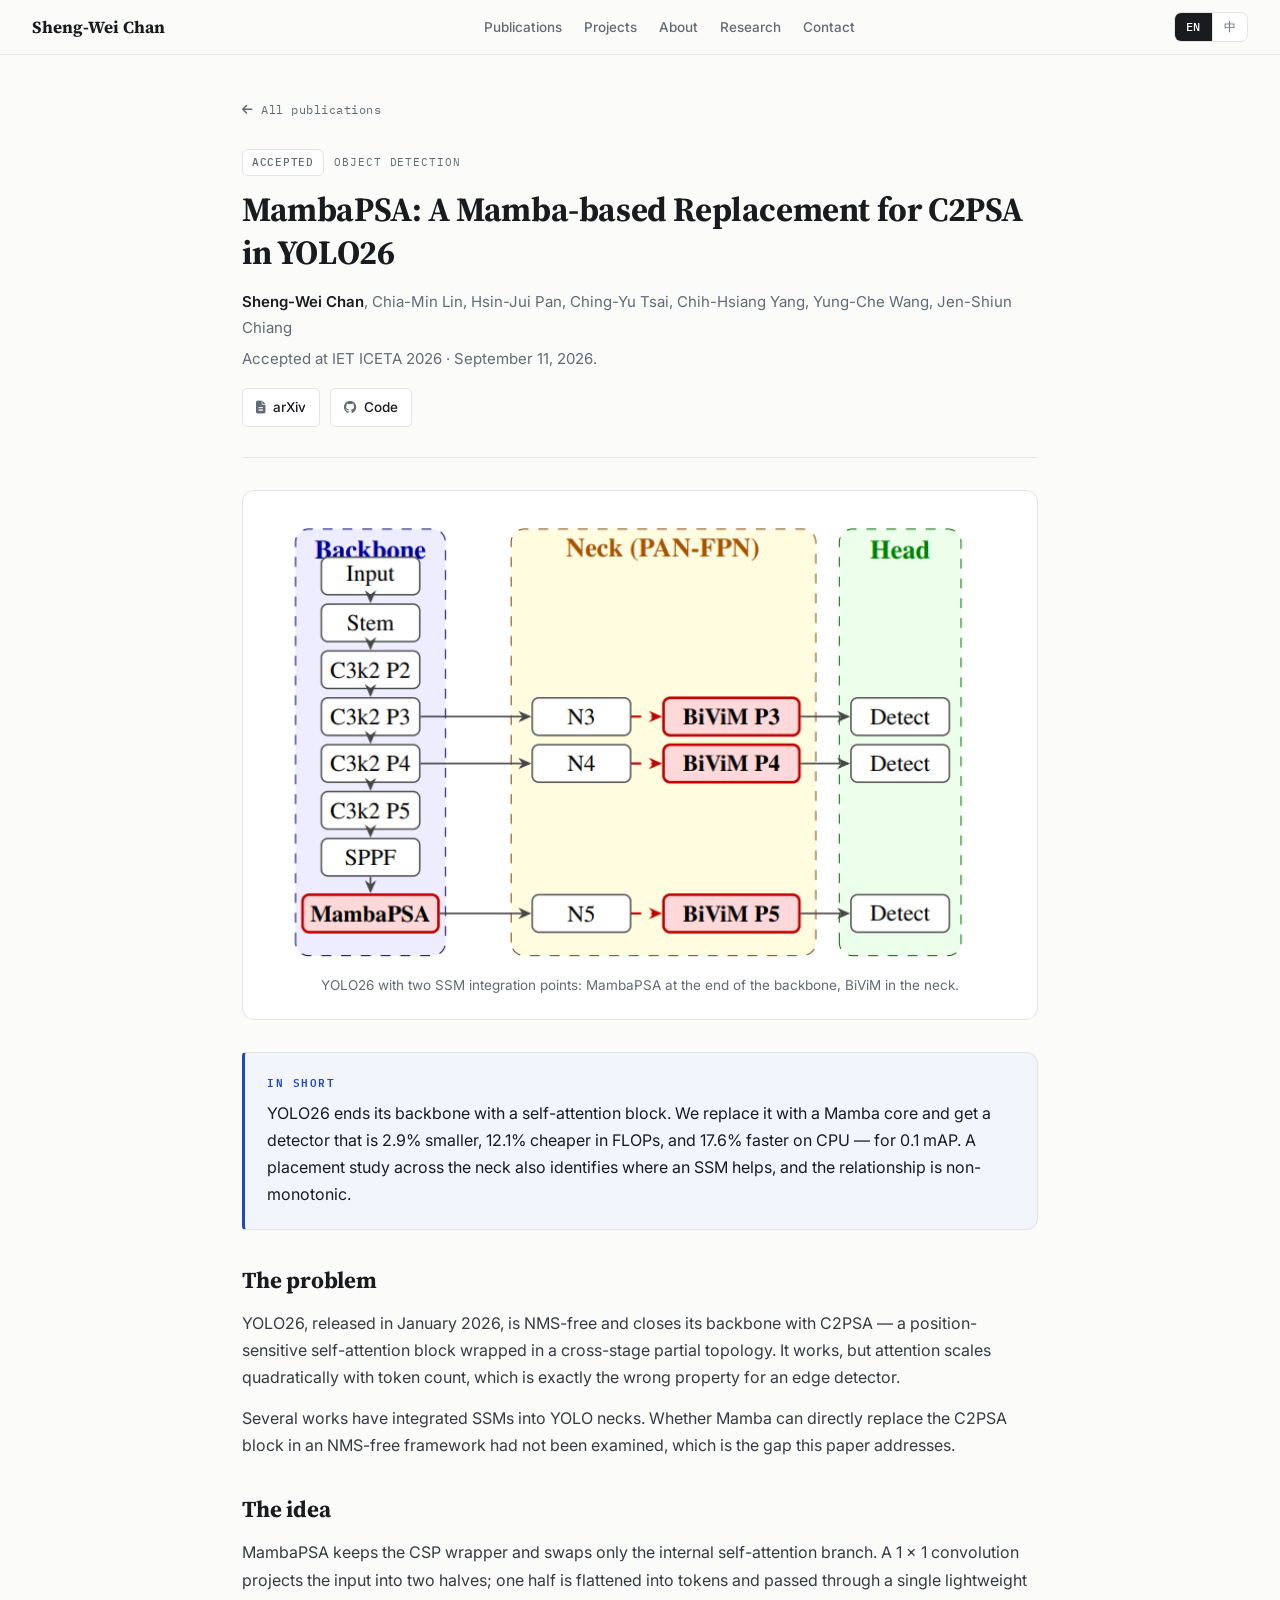
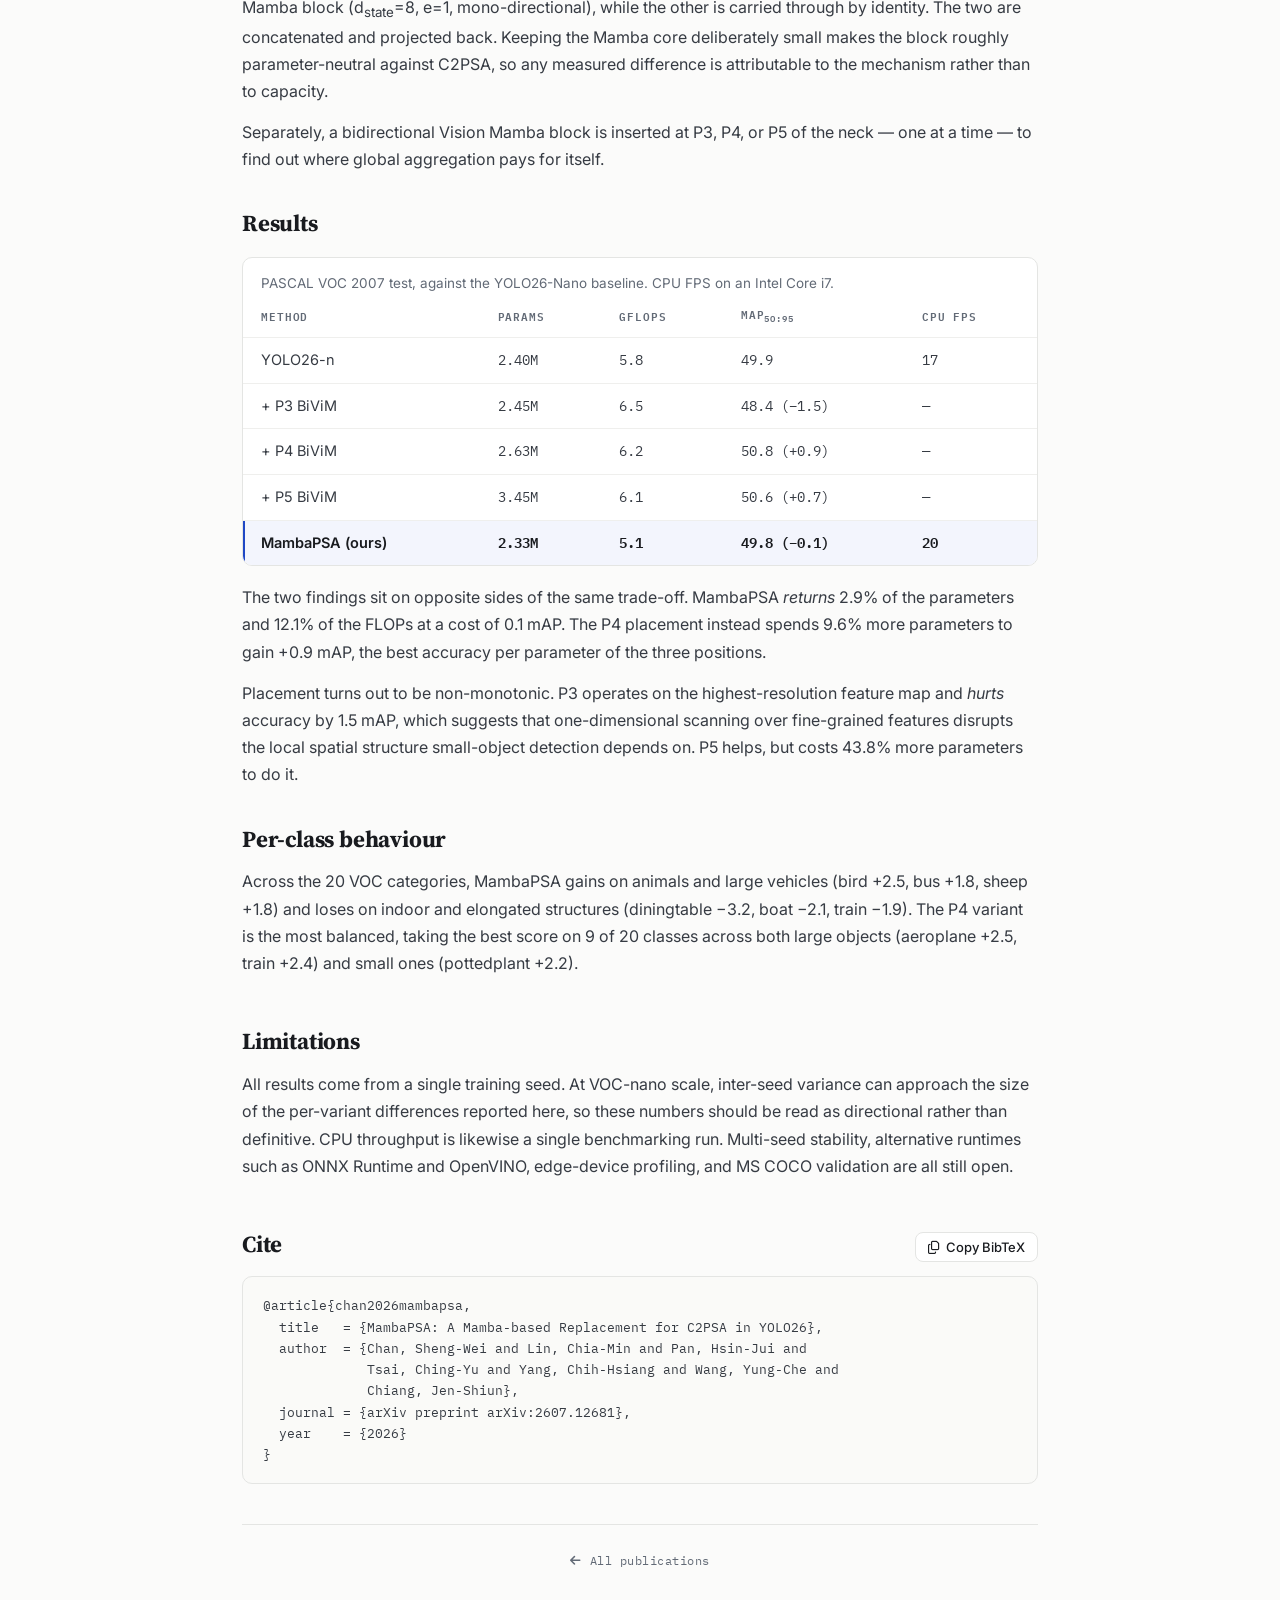
<file: mambapsa.html>
<!DOCTYPE html>
<html lang="en" data-lang="en">
<head>
  <meta charset="UTF-8" />
  <script src="preferences.js"></script>
  <meta name="viewport" content="width=device-width, initial-scale=1.0" />

  

  <meta name="description" content="MambaPSA replaces C2PSA with a lightweight Mamba module in YOLO26. Explore placement studies, detection results, and the official implementation." />
  <title>MambaPSA | Sheng-Wei Chan</title>
  <link rel="canonical" href="https://shengweichan.com/mambapsa.html" />

  <link rel="preconnect" href="https://fonts.googleapis.com" />
  <link rel="preconnect" href="https://fonts.gstatic.com" crossorigin />
  <link
    href="https://fonts.googleapis.com/css2?family=IBM+Plex+Mono:wght@400;500;600&family=Inter:wght@400;500;600;700&family=Noto+Sans+TC:wght@400;500;700&family=Noto+Serif+TC:wght@600;700&family=Source+Serif+4:opsz,wght@8..60,500..700&display=swap"
    rel="stylesheet"
  />
  <link rel="icon" href="favicon.svg" type="image/svg+xml" />

  <meta property="og:type" content="article" />
  <meta property="og:title" content="MambaPSA: A Mamba-based Replacement for C2PSA in YOLO26" />
  <meta property="og:description" content="MambaPSA replaces C2PSA with a lightweight Mamba module in YOLO26. Explore placement studies, detection results, and the official implementation." />
  <meta property="og:url" content="https://shengweichan.com/mambapsa.html" />
  <meta property="og:image" content="https://shengweichan.com/mambapsa.png" />
  <meta name="twitter:card" content="summary_large_image" />

  <link rel="stylesheet" href="style.css" />
  <link rel="stylesheet" href="https://cdnjs.cloudflare.com/ajax/libs/font-awesome/6.5.1/css/all.min.css" />

  <script type="application/ld+json">
  {
    "@context": "https://schema.org",
    "@type": "ScholarlyArticle",
    "headline": "MambaPSA: A Mamba-based Replacement for C2PSA in YOLO26",
    "author": [{"@type": "Person", "name": "Sheng-Wei Chan"}, {"@type": "Person", "name": "Chia-Min Lin"}, {"@type": "Person", "name": "Hsin-Jui Pan"}, {"@type": "Person", "name": "Ching-Yu Tsai"}, {"@type": "Person", "name": "Chih-Hsiang Yang"}, {"@type": "Person", "name": "Yung-Che Wang"}, {"@type": "Person", "name": "Jen-Shiun Chiang"}],
    "datePublished": "2026",
    "url": "https://shengweichan.com/mambapsa.html",
    "isPartOf": { "@type": "Periodical", "name": "arXiv" }
  }
  </script>
  <link rel="stylesheet" href="enhancements.css" />
  <script src="site.js" defer></script>
</head>

<body>
  <a href="#main" class="skip-link"><span lang="en">Skip to content</span><span lang="zh-Hant">跳至內容</span></a>

  <header class="topbar">
    <div class="topbar-inner">
      <a href="index.html" class="brand"><span lang="en">Sheng-Wei Chan</span><span lang="zh-Hant">詹盛惟</span></a>

      <nav id="primary-nav" aria-label="Main navigation / 主要導覽">
        <a href="index.html#publications"><span lang="en">Publications</span><span lang="zh-Hant">論文</span></a>
        <a href="index.html#projects"><span lang="en">Projects</span><span lang="zh-Hant">專題</span></a>
        <a href="index.html#about"><span lang="en">About</span><span lang="zh-Hant">關於</span></a>
        <a href="index.html#research"><span lang="en">Research</span><span lang="zh-Hant">研究</span></a>
        <a href="index.html#contact"><span lang="en">Contact</span><span lang="zh-Hant">聯絡</span></a>
      </nav>

      <button type="button" class="menu-toggle" aria-controls="primary-nav" aria-expanded="false"><span lang="en">Menu ☰</span><span lang="zh-Hant">選單 ☰</span></button>
      <div class="lang-toggle" role="group" aria-label="Language / 語言">
        <button type="button" data-set-lang="en" aria-pressed="true">EN</button>
        <button type="button" data-set-lang="zh" aria-pressed="false">中</button>
      </div>
    </div>
  </header>

  <div class="paper-page">

    <a href="index.html#publications" class="back-link">
      <i class="fa-solid fa-arrow-left"></i>
      <span lang="en">All publications</span><span lang="zh-Hant">回到論文列表</span>
    </a>

    <header class="paper-header">
      <div class="paper-meta">
        <span class="badge" lang="en">Accepted</span>
        <span class="badge" lang="zh-Hant">已接受</span>
        <span class="area-label" lang="en">Object Detection</span>
        <span class="area-label" lang="zh-Hant">物件偵測</span>
      </div>

      <h1>MambaPSA: A Mamba-based Replacement for C2PSA in YOLO26</h1>

      <p class="authors"><strong>Sheng-Wei Chan</strong>, Chia-Min Lin, Hsin-Jui Pan, Ching-Yu Tsai, Chih-Hsiang Yang, Yung-Che Wang, Jen-Shiun Chiang</p>

      <p class="venue" lang="en">Accepted at IET ICETA 2026 · September 11, 2026.</p>
      <p class="venue" lang="zh-Hant">IET ICETA 2026 · 2026 年 9 月 11 日接受。</p>

      <div class="button-group">
          <a href="https://arxiv.org/abs/2607.12681" class="btn" target="_blank" rel="noopener noreferrer"><i class="fa-solid fa-file-lines"></i> arXiv</a>
          <a href="https://github.com/henrychan0719/MambaPSA" class="btn" target="_blank" rel="noopener noreferrer"><i class="fa-brands fa-github"></i> <span lang="en">Code</span><span lang="zh-Hant">程式碼</span></a>
      </div>
    </header>

    <main id="main">

      <figure class="paper-figure">
        <a data-enlarge href="mambapsa.png"><img loading="lazy" decoding="async" width="741" height="442" src="mambapsa.png" alt="MambaPSA architecture" /></a>
        <figcaption lang="en">YOLO26 with two SSM integration points: MambaPSA at the end of the backbone, BiViM in the neck.</figcaption>
        <figcaption lang="zh-Hant">YOLO26 的兩個 SSM 整合位置：主幹末端的 MambaPSA，以及 neck 的 BiViM。</figcaption>
      </figure>

      <div class="tldr">
        <h2><span lang="en">In short</span><span lang="zh-Hant">重點</span></h2>
        <p lang="en">YOLO26 ends its backbone with a self-attention block. We replace it with a Mamba core and get a detector that is 2.9% smaller, 12.1% cheaper in FLOPs, and 17.6% faster on CPU — for 0.1 mAP. A placement study across the neck also identifies where an SSM helps, and the relationship is non-monotonic.</p>
        <p lang="zh-Hant">YOLO26 的主幹末端接的是自注意力區塊。我們用 Mamba 核心取代它，得到一個參數少 2.9%、FLOPs 少 12.1%、CPU 推論快 17.6% 的偵測器——代價是 0.1 mAP。另有一項位置研究，找出 SSM 置於 neck 何處才有幫助，而兩者的關係並非單調。</p>
      </div>

      <section class="paper-section">
        <h2><span lang="en">The problem</span><span lang="zh-Hant">問題</span></h2>
        <div lang="en">
          <p>YOLO26, released in January 2026, is NMS-free and closes its backbone with C2PSA — a
            position-sensitive self-attention block wrapped in a cross-stage partial topology. It works,
            but attention scales quadratically with token count, which is exactly the wrong property for
            an edge detector.</p>
          <p>Several works have integrated SSMs into YOLO necks. Whether Mamba can directly replace the
            C2PSA block in an NMS-free framework had not been examined, which is the gap this paper
            addresses.</p>
        </div>
        <div lang="zh-Hant">
          <p>2026 年 1 月發表的 YOLO26 是 NMS-free 架構，其主幹末端使用 C2PSA——
            一個包在 cross-stage partial 拓樸中的位置敏感自注意力區塊。它確實有效，
            但注意力的成本隨 token 數量呈二次方成長，而這正好是邊緣端偵測器最不需要的特性。</p>
          <p>先前已有數篇研究將 SSM 整合進 YOLO 的 neck，但 Mamba 能否直接取代 NMS-free 框架中的 C2PSA
            區塊，尚未被檢驗——這正是本文要補上的空缺。</p>
        </div>
      </section>

      <section class="paper-section">
        <h2><span lang="en">The idea</span><span lang="zh-Hant">作法</span></h2>
        <div lang="en">
          <p>MambaPSA keeps the CSP wrapper and swaps only the internal self-attention branch. A
            1&nbsp;&times;&nbsp;1 convolution projects the input into two halves; one half is flattened
            into tokens and passed through a single lightweight Mamba block (d<sub>state</sub>=8, e=1,
            mono-directional), while the other is carried through by identity. The two are concatenated
            and projected back. Keeping the Mamba core deliberately small makes the block roughly
            parameter-neutral against C2PSA, so any measured difference is attributable to the
            mechanism rather than to capacity.</p>
          <p>Separately, a bidirectional Vision Mamba block is inserted at P3, P4, or P5 of the neck —
            one at a time — to find out where global aggregation pays for itself.</p>
        </div>
        <div lang="zh-Hant">
          <p>MambaPSA 保留 CSP 外殼，只置換內部的自注意力分支。輸入先經 1&nbsp;&times;&nbsp;1 卷積投影成兩半，
            其中一半展平成 token 序列送入單一輕量 Mamba 區塊（d<sub>state</sub>=8、e=1、單方向掃描），
            另一半則以恆等映射直接通過，最後兩者串接並投影回原通道數。刻意把 Mamba 核心做小，
            是為了讓整個區塊相對 C2PSA 在參數量上接近中性——如此一來，量測到的差異才能歸因於機制本身，而非容量。</p>
          <p>另一條線是把雙向 Vision Mamba 區塊分別插入 neck 的 P3、P4 或 P5（一次只放一個），
            用來找出全域聚合在哪個位置才划算。</p>
        </div>
      </section>

      <section class="paper-section">
        <h2><span lang="en">Results</span><span lang="zh-Hant">實驗結果</span></h2>
        <div class="table-wrap" lang="en">
          <table class="data">
            <caption>PASCAL VOC 2007 test, against the YOLO26-Nano baseline. CPU FPS on an Intel Core i7.</caption>
            <thead><tr><th>Method</th><th>Params</th><th>GFLOPs</th><th>mAP<sub>50:95</sub></th><th>CPU FPS</th></tr></thead>
            <tbody>
              <tr><td>YOLO26-n</td><td>2.40M</td><td>5.8</td><td>49.9</td><td>17</td></tr>
              <tr><td>+ P3 BiViM</td><td>2.45M</td><td>6.5</td><td>48.4 (&minus;1.5)</td><td>—</td></tr>
              <tr><td>+ P4 BiViM</td><td>2.63M</td><td>6.2</td><td>50.8 (+0.9)</td><td>—</td></tr>
              <tr><td>+ P5 BiViM</td><td>3.45M</td><td>6.1</td><td>50.6 (+0.7)</td><td>—</td></tr>
              <tr class="ours"><td>MambaPSA (ours)</td><td>2.33M</td><td>5.1</td><td>49.8 (&minus;0.1)</td><td>20</td></tr>
            </tbody>
          </table>
        </div>
        <div class="table-wrap" lang="zh-Hant">
          <table class="data">
            <caption>PASCAL VOC 2007 測試集，與 YOLO26-Nano 基線比較。CPU FPS 於 Intel Core i7 量測。</caption>
            <thead><tr><th>方法</th><th>參數量</th><th>GFLOPs</th><th>mAP<sub>50:95</sub></th><th>CPU FPS</th></tr></thead>
            <tbody>
              <tr><td>YOLO26-n</td><td>2.40M</td><td>5.8</td><td>49.9</td><td>17</td></tr>
              <tr><td>+ P3 BiViM</td><td>2.45M</td><td>6.5</td><td>48.4 (&minus;1.5)</td><td>—</td></tr>
              <tr><td>+ P4 BiViM</td><td>2.63M</td><td>6.2</td><td>50.8 (+0.9)</td><td>—</td></tr>
              <tr><td>+ P5 BiViM</td><td>3.45M</td><td>6.1</td><td>50.6 (+0.7)</td><td>—</td></tr>
              <tr class="ours"><td>MambaPSA (ours)</td><td>2.33M</td><td>5.1</td><td>49.8 (&minus;0.1)</td><td>20</td></tr>
            </tbody>
          </table>
        </div>
        <div lang="en">
          <p>The two findings sit on opposite sides of the same trade-off. MambaPSA <em>returns</em> 2.9%
            of the parameters and 12.1% of the FLOPs at a cost of 0.1 mAP. The P4 placement instead spends
            9.6% more parameters to gain +0.9 mAP, the best accuracy per parameter of the three
            positions.</p>
          <p>Placement turns out to be non-monotonic. P3 operates on the highest-resolution feature map
            and <em>hurts</em> accuracy by 1.5 mAP, which suggests that one-dimensional scanning over
            fine-grained features disrupts the local spatial structure small-object detection depends on.
            P5 helps, but costs 43.8% more parameters to do it.</p>
        </div>
        <div lang="zh-Hant">
          <p>這兩個發現位於同一個權衡的兩端。MambaPSA <em>歸還</em>了 2.9% 的參數與 12.1% 的 FLOPs，
            代價為 0.1 mAP；P4 位置則反過來多花 9.6% 的參數換得 +0.9 mAP，是三個位置中每單位參數效益最好的。</p>
          <p>位置的影響並非單調。P3 作用在解析度最高的特徵圖上，反而<em>傷害</em>了 1.5 mAP 的準確度，
            這暗示在細粒度特徵上做一維掃描，會破壞小物件偵測所仰賴的局部空間結構。
            P5 有幫助，但代價是多出 43.8% 的參數。</p>
        </div>
      </section>

      <section class="paper-section">
        <h2><span lang="en">Per-class behaviour</span><span lang="zh-Hant">各類別的表現</span></h2>
        <p lang="en">Across the 20 VOC categories, MambaPSA gains on animals and large vehicles (bird +2.5, bus +1.8, sheep +1.8) and loses on indoor and elongated structures (diningtable &minus;3.2, boat &minus;2.1, train &minus;1.9). The P4 variant is the most balanced, taking the best score on 9 of 20 classes across both large objects (aeroplane +2.5, train +2.4) and small ones (pottedplant +2.2).</p>
        <p lang="zh-Hant">在 VOC 的 20 個類別中，MambaPSA 在動物與大型車輛上有所提升（鳥 +2.5、公車 +1.8、羊 +1.8），在室內物件與細長結構上則退步（餐桌 &minus;3.2、船 &minus;2.1、火車 &minus;1.9）。P4 變體最為均衡，在 20 個類別中有 9 個取得最佳分數，且大物件（飛機 +2.5、火車 +2.4）與小物件（盆栽 +2.2）兼顧。</p>
      </section>

      <section class="paper-section">
        <h2><span lang="en">Limitations</span><span lang="zh-Hant">限制</span></h2>
        <p lang="en">All results come from a single training seed. At VOC-nano scale, inter-seed variance can approach the size of the per-variant differences reported here, so these numbers should be read as directional rather than definitive. CPU throughput is likewise a single benchmarking run. Multi-seed stability, alternative runtimes such as ONNX Runtime and OpenVINO, edge-device profiling, and MS COCO validation are all still open.</p>
        <p lang="zh-Hant">所有結果都來自單一訓練種子。在 VOC-nano 這個規模下，種子間的變異量可能接近本文各變體之間的差距，因此這些數字應視為方向性的參考，而非定論。CPU 吞吐量同樣只做了單次基準測試。多種子穩定性、ONNX Runtime 與 OpenVINO 等其他推論環境、邊緣裝置的實測，以及 MS COCO 上的驗證，都尚未完成。</p>
      </section>

      <section class="paper-section">
        <div class="section-head">
          <h2><span lang="en">Cite</span><span lang="zh-Hant">引用</span></h2>
          <button type="button" class="copy-btn" data-copy-target="bibtex">
            <i class="fa-regular fa-copy"></i>
            <span lang="en">Copy BibTeX</span><span lang="zh-Hant">複製 BibTeX</span>
          </button>
        </div>
        <div class="bibtex" id="bibtex">@article{chan2026mambapsa,
  title   = {MambaPSA: A Mamba-based Replacement for C2PSA in YOLO26},
  author  = {Chan, Sheng-Wei and Lin, Chia-Min and Pan, Hsin-Jui and
             Tsai, Ching-Yu and Yang, Chih-Hsiang and Wang, Yung-Che and
             Chiang, Jen-Shiun},
  journal = {arXiv preprint arXiv:2607.12681},
  year    = {2026}
}</div>
      </section>

    </main>

    <footer class="paper-footer">
      <a href="index.html#publications" class="back-link">
        <i class="fa-solid fa-arrow-left"></i>
        <span lang="en">All publications</span><span lang="zh-Hant">回到論文列表</span>
      </a>
    </footer>

  </div>

  

  


  <dialog id="image-dialog" class="image-dialog" aria-labelledby="image-dialog-title">
    <div class="dialog-header"><h2 id="image-dialog-title">Image</h2><button type="button" class="dialog-close" data-dialog-close autofocus><span lang="en">Close ✕</span><span lang="zh-Hant">關閉 ✕</span></button></div>
    <img alt="" />
    <a data-dialog-destination hidden target="_blank" rel="noopener noreferrer"></a>
    <p><span lang="en">Press Esc or use Close to return.</span><span lang="zh-Hant">按 Esc 或「關閉」返回頁面。</span></p>
  </dialog>

</body>
</html>
</file>
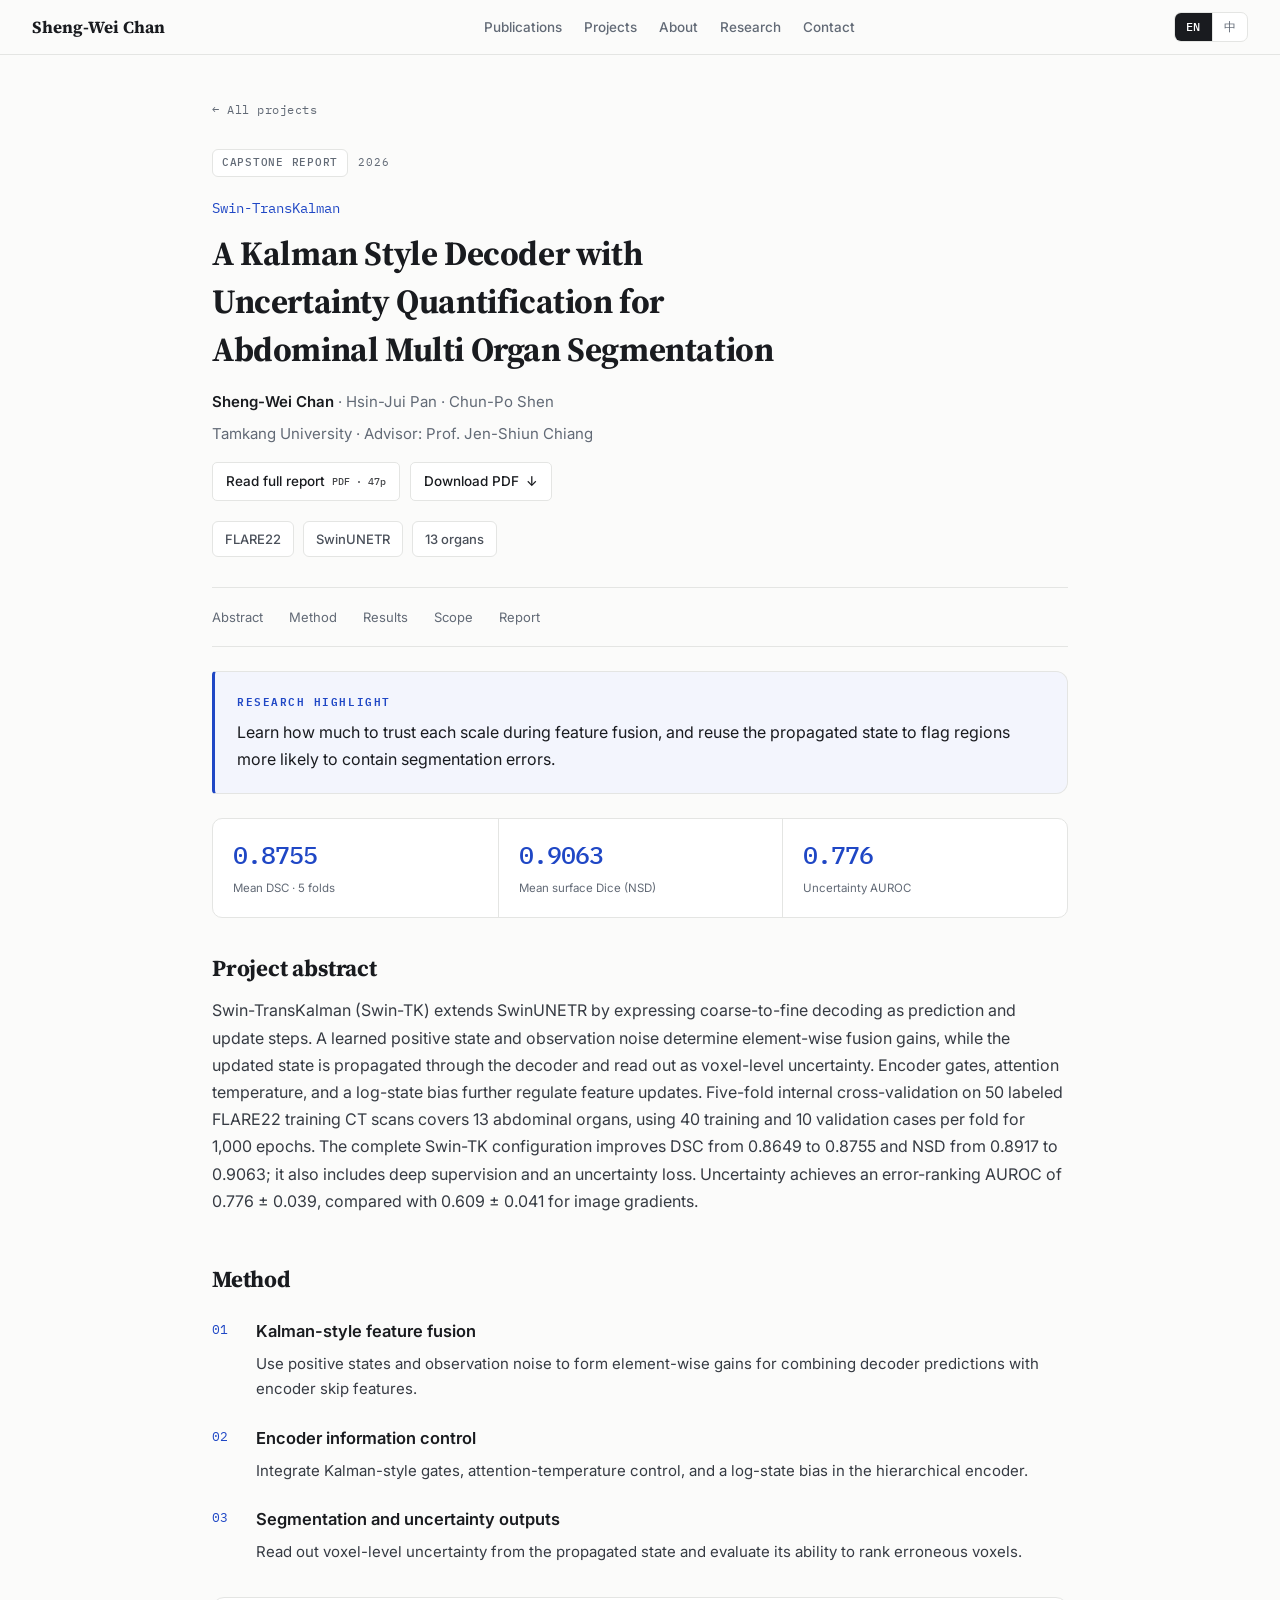
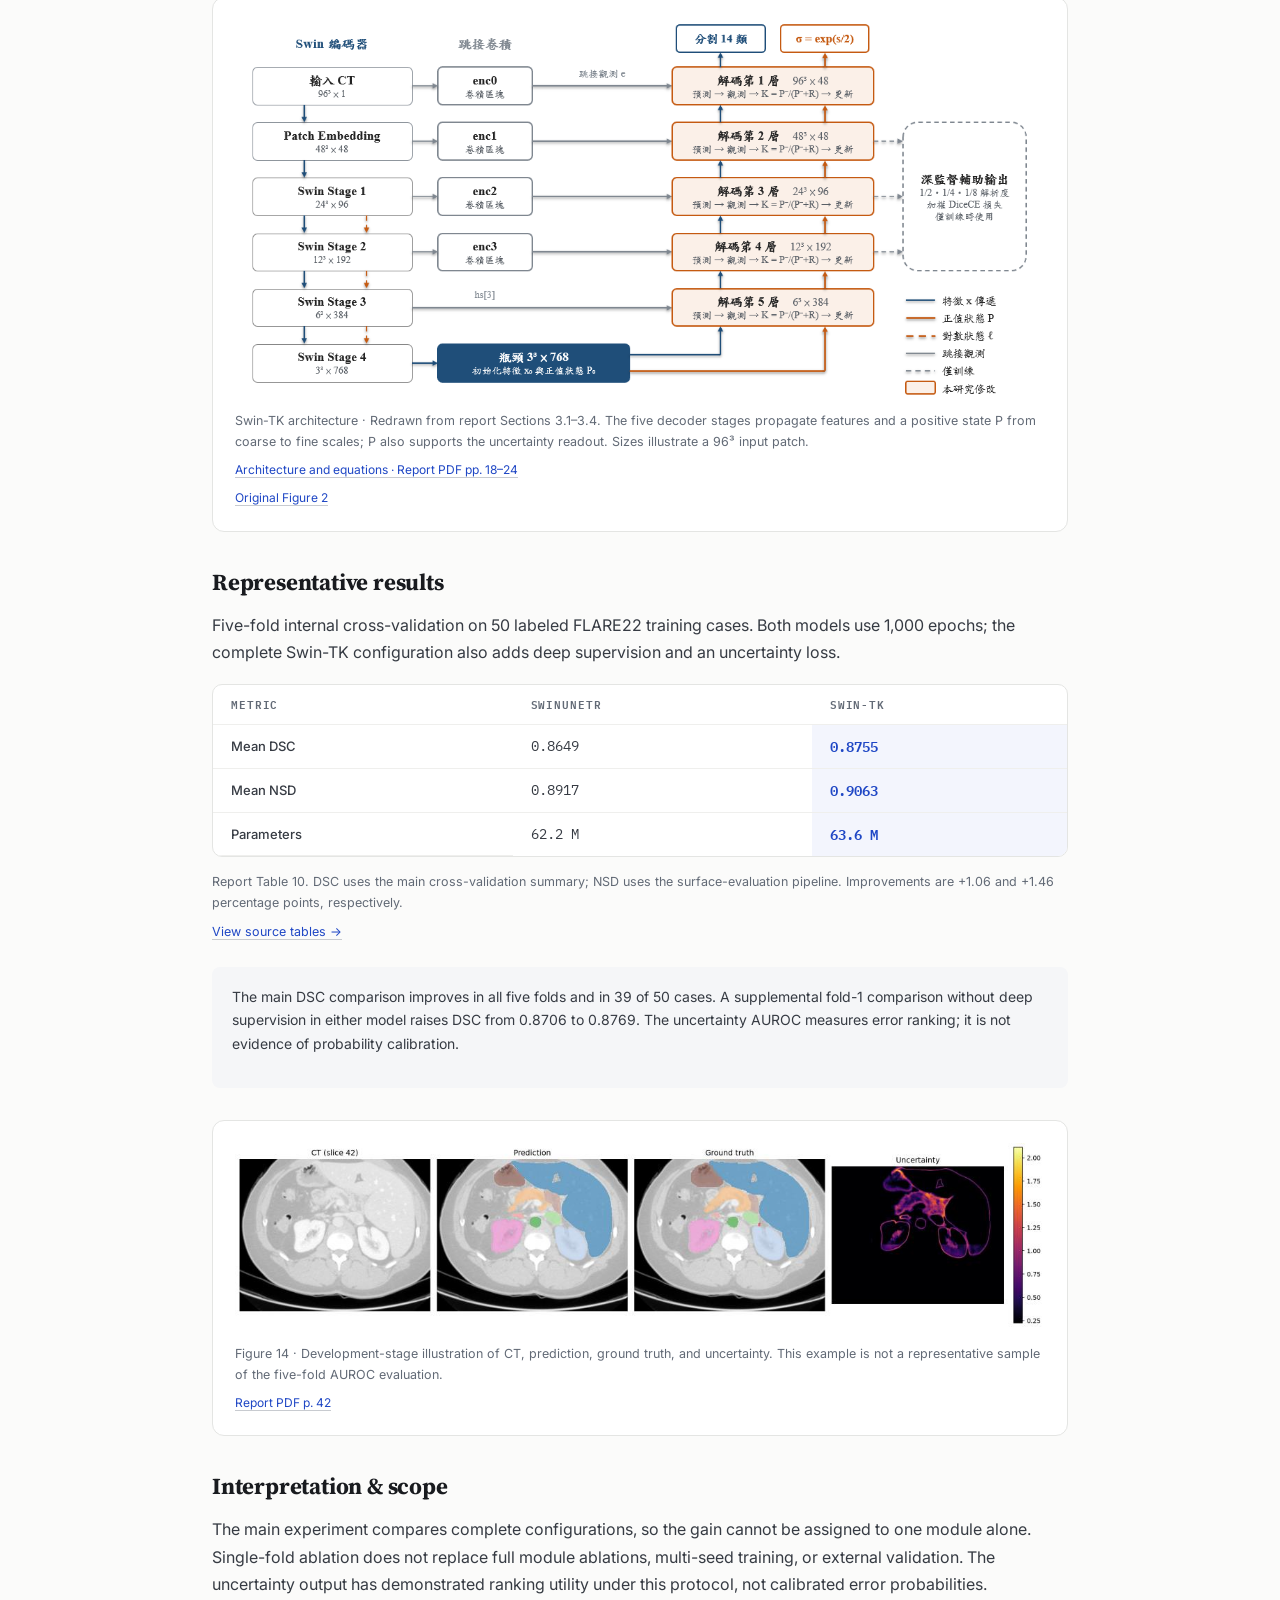
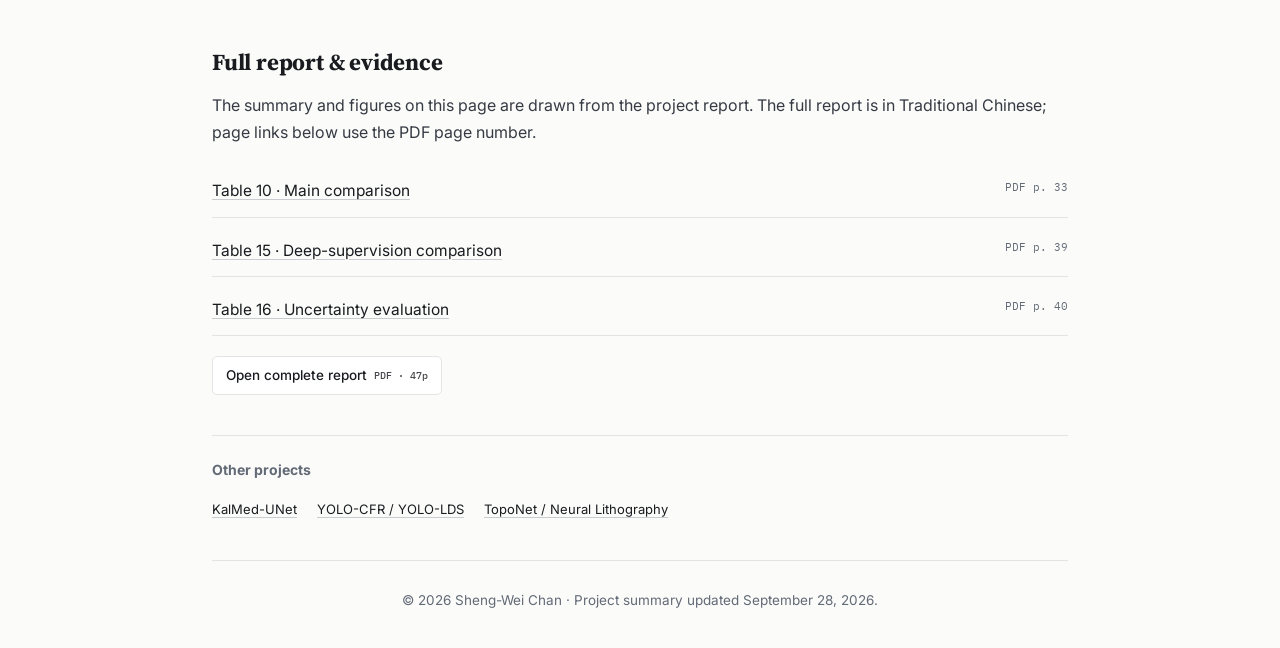
<file: swin-tk.html>
<!DOCTYPE html>
<html lang="en" data-lang="en">
<head>
  <meta charset="UTF-8" />
  <script src="preferences.js"></script>
  <meta name="viewport" content="width=device-width, initial-scale=1.0" />
  
  <title>Swin-TransKalman | Sheng-Wei Chan</title>
  <meta name="description" content="Propagate features and a positive state through a Kalman-style decoder, producing both multi-organ masks and an uncertainty map for ranking segmentation errors." />
  <link rel="canonical" href="https://shengweichan.com/swin-tk.html" />
    <link rel="preconnect" href="https://fonts.googleapis.com" />
  <link rel="preconnect" href="https://fonts.gstatic.com" crossorigin />
  <link
    href="https://fonts.googleapis.com/css2?family=IBM+Plex+Mono:wght@400;500;600&family=Inter:wght@400;500;600;700&family=Noto+Sans+TC:wght@400;500;700&family=Noto+Serif+TC:wght@600;700&family=Source+Serif+4:opsz,wght@8..60,500..700&display=swap"
    rel="stylesheet"
  />
  <link rel="icon" href="favicon.svg" type="image/svg+xml" />
  <meta property="og:type" content="article" />
  <meta property="og:title" content="A Kalman Style Decoder with Uncertainty Quantification for Abdominal Multi Organ Segmentation" />
  <meta property="og:description" content="Propagate features and a positive state through a Kalman-style decoder, producing both multi-organ masks and an uncertainty map for ranking segmentation errors." />
  <meta property="og:url" content="https://shengweichan.com/swin-tk.html" />
  <meta property="og:image" content="https://shengweichan.com/assets/projects/swin-tk-architecture.png?v=522440b4" />
  <meta name="twitter:card" content="summary_large_image" />
  <link rel="stylesheet" href="style.css" />
  <link rel="stylesheet" href="projects.css" />
  <script type="application/ld+json">{"@context": "https://schema.org", "@type": "CreativeWork", "name": "A Kalman Style Decoder with Uncertainty Quantification for Abdominal Multi Organ Segmentation", "alternateName": "Swin TransKalman 具不確定性量化之卡爾曼濾波解碼器於腹部多器官分割", "description": "Swin-TransKalman (Swin-TK) extends SwinUNETR by expressing coarse-to-fine decoding as prediction and update steps. A learned positive state and observation noise determine element-wise fusion gains, while the updated state is propagated through the decoder and read out as voxel-level uncertainty. Encoder gates, attention temperature, and a log-state bias further regulate feature updates. Five-fold internal cross-validation on 50 labeled FLARE22 training CT scans covers 13 abdominal organs, using 40 training and 10 validation cases per fold for 1,000 epochs. The complete Swin-TK configuration improves DSC from 0.8649 to 0.8755 and NSD from 0.8917 to 0.9063; it also includes deep supervision and an uncertainty loss. Uncertainty achieves an error-ranking AUROC of 0.776 ± 0.039, compared with 0.609 ± 0.041 for image gradients.", "url": "https://shengweichan.com/swin-tk.html", "author": [{"@type": "Person", "name": "Sheng-Wei Chan"}, {"@type": "Person", "name": "Hsin-Jui Pan"}, {"@type": "Person", "name": "Chun-Po Shen"}], "inLanguage": ["en", "zh-Hant"], "genre": "Undergraduate capstone project report", "dateModified": "2026-09-28", "encoding": {"@type": "MediaObject", "encodingFormat": "application/pdf", "contentUrl": "https://shengweichan.com/reports/swin-tk-report.pdf"}}</script>
  <link rel="stylesheet" href="enhancements.css" />
  <script src="site.js" defer></script>
</head>
<body>
  <a href="#main" class="skip-link"><span lang="en">Skip to content</span><span lang="zh-Hant">跳至內容</span></a>
  <header class="topbar">
    <div class="topbar-inner">
      <a href="index.html" class="brand"><span lang="en">Sheng-Wei Chan</span><span lang="zh-Hant">詹盛惟</span></a>

      <nav id="primary-nav" aria-label="Main navigation / 主要導覽">
        <a href="index.html#publications"><span lang="en">Publications</span><span lang="zh-Hant">論文</span></a>
        <a href="index.html#projects"><span lang="en">Projects</span><span lang="zh-Hant">專題</span></a>
        <a href="index.html#about"><span lang="en">About</span><span lang="zh-Hant">關於</span></a>
        <a href="index.html#research"><span lang="en">Research</span><span lang="zh-Hant">研究</span></a>
        <a href="index.html#contact"><span lang="en">Contact</span><span lang="zh-Hant">聯絡</span></a>
      </nav>

      <button type="button" class="menu-toggle" aria-controls="primary-nav" aria-expanded="false"><span lang="en">Menu ☰</span><span lang="zh-Hant">選單 ☰</span></button>
      <div class="lang-toggle" role="group" aria-label="Language / 語言">
        <button type="button" data-set-lang="en" aria-pressed="true">EN</button>
        <button type="button" data-set-lang="zh" aria-pressed="false">中</button>
      </div>
    </div>
  </header>
  <div class="paper-page project-page">
    <a href="index.html#projects" class="back-link">← <span lang="en">All projects</span><span lang="zh-Hant">回到專題成果</span></a>
    <header class="paper-header">
      <div class="paper-meta"><span class="badge"><span lang="en">Capstone report</span><span lang="zh-Hant">專題成果報告</span></span><span class="area-label">2026</span></div>
      <p class="project-name">Swin-TransKalman</p>
      <h1><span lang="en">A Kalman Style Decoder with Uncertainty Quantification for Abdominal Multi Organ Segmentation</span><span lang="zh-Hant">Swin TransKalman 具不確定性量化之卡爾曼濾波解碼器於腹部多器官分割</span></h1>
      <p class="authors"><strong><span lang="en">Sheng-Wei Chan</span><span lang="zh-Hant">詹盛惟</span></strong> · <span lang="en">Hsin-Jui Pan</span><span lang="zh-Hant">潘信瑞</span> · <span lang="en">Chun-Po Shen</span><span lang="zh-Hant">沈群博</span></p>
      <p class="venue"><span lang="en">Tamkang University · Advisor: Prof. Jen-Shiun Chiang</span><span lang="zh-Hant">淡江大學電機工程學系 · 指導教授：江正雄教授</span></p>
      <div class="button-group">
        <a href="reports/swin-tk-report.pdf" target="_blank" rel="noopener noreferrer" class="btn"><span lang="en">Read full report</span><span lang="zh-Hant">閱讀完整報告</span> <span class="file-format">PDF · 47p</span></a>
        <a href="reports/swin-tk-report.pdf" download class="btn"><span lang="en">Download PDF</span><span lang="zh-Hant">下載 PDF</span> ↓</a>
      </div>
      <div class="tag-group project-tags"><span>FLARE22</span><span>SwinUNETR</span><span>13 organs</span></div>
    </header>
    <main id="main">
      <nav class="project-toc" aria-label="On this page / 本頁導覽">
        <a href="#abstract"><span lang="en">Abstract</span><span lang="zh-Hant">摘要</span></a><a href="#method"><span lang="en">Method</span><span lang="zh-Hant">方法</span></a>
        <a href="#results"><span lang="en">Results</span><span lang="zh-Hant">成果</span></a><a href="#scope"><span lang="en">Scope</span><span lang="zh-Hant">適用範圍</span></a><a href="#report"><span lang="en">Report</span><span lang="zh-Hant">完整報告</span></a>
      </nav>
      <div class="tldr"><h2><span lang="en">Research highlight</span><span lang="zh-Hant">專題重點</span></h2><p lang="en">Learn how much to trust each scale during feature fusion, and reuse the propagated state to flag regions more likely to contain segmentation errors.</p><p lang="zh-Hant">在多尺度融合時學習各來源的採用比例，再利用傳遞狀態產生不確定度圖，協助辨識較容易分割錯誤的區域。</p></div>
      <div class="project-metrics"><div><strong>0.8755</strong><span><span lang="en">Mean DSC · 5 folds</span><span lang="zh-Hant">五折平均 DSC</span></span></div><div><strong>0.9063</strong><span><span lang="en">Mean surface Dice (NSD)</span><span lang="zh-Hant">平均表面重疊係數 NSD</span></span></div><div><strong>0.776</strong><span><span lang="en">Uncertainty AUROC</span><span lang="zh-Hant">不確定度錯誤辨識 AUROC</span></span></div></div>
      <section class="paper-section" id="abstract"><h2><span lang="en">Project abstract</span><span lang="zh-Hant">專題摘要</span></h2><p lang="en">Swin-TransKalman (Swin-TK) extends SwinUNETR by expressing coarse-to-fine decoding as prediction and update steps. A learned positive state and observation noise determine element-wise fusion gains, while the updated state is propagated through the decoder and read out as voxel-level uncertainty. Encoder gates, attention temperature, and a log-state bias further regulate feature updates. Five-fold internal cross-validation on 50 labeled FLARE22 training CT scans covers 13 abdominal organs, using 40 training and 10 validation cases per fold for 1,000 epochs. The complete Swin-TK configuration improves DSC from 0.8649 to 0.8755 and NSD from 0.8917 to 0.9063; it also includes deep supervision and an uncertainty loss. Uncertainty achieves an error-ranking AUROC of 0.776 ± 0.039, compared with 0.609 ± 0.041 for image gradients.</p><p lang="zh-Hant">Swin-TransKalman（Swin-TK）以 SwinUNETR 為基礎，將由粗至細的解碼表述為預測與更新。模型利用可學習正值狀態與觀測雜訊形成逐元素融合增益，並持續傳遞更新狀態，最後讀出逐體素不確定度；編碼器另整合卡爾曼式閘門、注意力溫度與對數狀態偏置。於 FLARE22 的 50 例標註 CT 進行五折內部交叉驗證，每折 40 例訓練、10 例驗證、1,000 epochs，分割 13 類腹部器官。包含深監督與不確定度損失的完整配置，將 DSC 由 0.8649 提升至 0.8755，NSD 由 0.8917 提升至 0.9063；不確定度的錯誤排序 AUROC 為 0.776 ± 0.039，高於影像梯度的 0.609 ± 0.041。</p></section>
      <section class="paper-section" id="method"><h2><span lang="en">Method</span><span lang="zh-Hant">方法設計</span></h2><ol class="method-list"><li><h3><span lang="en">Kalman-style feature fusion</span><span lang="zh-Hant">卡爾曼式特徵融合</span></h3><p lang="en">Use positive states and observation noise to form element-wise gains for combining decoder predictions with encoder skip features.</p><p lang="zh-Hant">利用正值狀態與觀測雜訊形成逐元素增益，融合解碼預測與編碼跳接特徵。</p></li><li><h3><span lang="en">Encoder information control</span><span lang="zh-Hant">編碼器資訊調節</span></h3><p lang="en">Integrate Kalman-style gates, attention-temperature control, and a log-state bias in the hierarchical encoder.</p><p lang="zh-Hant">在階層式編碼器中整合卡爾曼式閘門、注意力溫度調節與對數狀態偏置。</p></li><li><h3><span lang="en">Segmentation and uncertainty outputs</span><span lang="zh-Hant">分割與不確定度雙輸出</span></h3><p lang="en">Read out voxel-level uncertainty from the propagated state and evaluate its ability to rank erroneous voxels.</p><p lang="zh-Hant">由持續傳遞的狀態讀出逐體素不確定度，並評估其對錯誤體素的排序能力。</p></li></ol><figure class="paper-figure project-figure">
      <a data-enlarge href="assets/projects/swin-tk-architecture.png?v=522440b4" target="_blank" rel="noopener noreferrer" aria-label="Open architecture diagram / 放大架構圖">
        <img width="1158" height="537" src="assets/projects/swin-tk-architecture.png?v=522440b4" alt="Swin-TK: hierarchical encoder with attention control, five decoder stages with feature and positive-state propagation, segmentation and uncertainty outputs" loading="lazy" />
      </a>
      <figcaption><span lang="en">Swin-TK architecture · Redrawn from report Sections 3.1–3.4. The five decoder stages propagate features and a positive state P from coarse to fine scales; P also supports the uncertainty readout. Sizes illustrate a 96³ input patch.</span><span lang="zh-Hant">Swin-TK 架構圖：依報告第 3.1–3.4 節重新繪製。五層解碼器由粗至細傳遞特徵與正值狀態 P，並由 P 讀出不確定度；尺寸以 96³ 輸入區塊為例。</span>
        <a href="reports/swin-tk-report.pdf#page=18" target="_blank" rel="noopener noreferrer"><span lang="en">Architecture and equations · Report PDF pp. 18–24</span><span lang="zh-Hant">架構與公式：報告 PDF 第 18–24 頁</span></a>
        <a href="assets/projects/swin-architecture.png" target="_blank" rel="noopener noreferrer"><span lang="en">Original Figure 2</span><span lang="zh-Hant">查看原報告圖 2</span></a>
      </figcaption>
    </figure></section>
      <section class="paper-section" id="results"><h2><span lang="en">Representative results</span><span lang="zh-Hant">代表成果</span></h2>
        <p lang="en">Five-fold internal cross-validation on 50 labeled FLARE22 training cases. Both models use 1,000 epochs; the complete Swin-TK configuration also adds deep supervision and an uncertainty loss.</p><p lang="zh-Hant">FLARE22 的 50 例標註訓練資料、五折內部交叉驗證。兩模型皆訓練 1,000 epochs；完整 Swin-TK 另加入深監督與不確定度損失。</p>
        <div class="table-wrap" tabindex="0" role="region" aria-label="Results table / 成果比較表"><table class="data project-data"><thead><tr><th scope="col"><span lang="en">Metric</span><span lang="zh-Hant">指標</span></th><th scope="col"><span lang="en">SwinUNETR</span><span lang="zh-Hant">SwinUNETR</span></th><th scope="col"><span lang="en">Swin-TK</span><span lang="zh-Hant">Swin-TK</span></th></tr></thead><tbody><tr><th scope="row"><span lang="en">Mean DSC</span><span lang="zh-Hant">平均 DSC</span></th><td>0.8649</td><td>0.8755</td></tr><tr><th scope="row"><span lang="en">Mean NSD</span><span lang="zh-Hant">平均 NSD</span></th><td>0.8917</td><td>0.9063</td></tr><tr><th scope="row"><span lang="en">Parameters</span><span lang="zh-Hant">參數量</span></th><td>62.2 M</td><td>63.6 M</td></tr></tbody></table></div>
        <div class="table-note"><p lang="en">Report Table 10. DSC uses the main cross-validation summary; NSD uses the surface-evaluation pipeline. Improvements are +1.06 and +1.46 percentage points, respectively.</p><p lang="zh-Hant">取自報告表 10。DSC 採主交叉驗證彙總，NSD 採表面評估流程；分別改善 1.06 與 1.46 個百分點。</p><a href="reports/swin-tk-report.pdf#page=33" target="_blank" rel="noopener noreferrer"><span lang="en">View source tables →</span><span lang="zh-Hant">查看原始表格 →</span></a></div>
        <div class="result-context"><p lang="en">The main DSC comparison improves in all five folds and in 39 of 50 cases. A supplemental fold-1 comparison without deep supervision in either model raises DSC from 0.8706 to 0.8769. The uncertainty AUROC measures error ranking; it is not evidence of probability calibration.</p><p lang="zh-Hant">主 DSC 評估中，五折皆改善，50 例中有 39 例進步。第 1 折補充比較在兩模型皆未使用深監督時，DSC 仍由 0.8706 提升至 0.8769。不確定度 AUROC 衡量錯誤排序能力，不代表已完成機率校準。</p></div>
        <figure class="paper-figure project-figure">
      <a data-enlarge href="assets/projects/swin-result.jpg" target="_blank" rel="noopener noreferrer" aria-label="Open original figure / 開啟原圖">
        <img width="1165" height="267" src="assets/projects/swin-result.jpg" alt="Figure 14 · Development-stage illustration of CT, prediction, ground truth, and uncertainty. This example is not a representative sample of the five-fold AUROC evaluation." loading="lazy" />
      </a>
      <figcaption><span lang="en">Figure 14 · Development-stage illustration of CT, prediction, ground truth, and uncertainty. This example is not a representative sample of the five-fold AUROC evaluation.</span><span lang="zh-Hant">圖 14：開發階段的 CT、分割、標註與不確定度示例；此圖用於說明輸出形式，不作為五折 AUROC 評估的代表樣本。</span>
        <a href="reports/swin-tk-report.pdf#page=42" target="_blank" rel="noopener noreferrer"><span lang="en">Report PDF p. 42</span><span lang="zh-Hant">報告 PDF 第 42 頁</span></a>
      </figcaption>
    </figure>
      </section>
      <section class="paper-section" id="scope"><h2><span lang="en">Interpretation &amp; scope</span><span lang="zh-Hant">成果解讀與適用範圍</span></h2><p lang="en">The main experiment compares complete configurations, so the gain cannot be assigned to one module alone. Single-fold ablation does not replace full module ablations, multi-seed training, or external validation. The uncertainty output has demonstrated ranking utility under this protocol, not calibrated error probabilities.</p><p lang="zh-Hant">主實驗比較完整配置，增益不能全數歸於單一模組。單折消融尚不能取代完整模組消融、多種子訓練及外部驗證。不確定度輸出在目前流程下具錯誤排序能力，尚未驗證其機率校準。</p></section>
      <section class="paper-section" id="report"><h2><span lang="en">Full report &amp; evidence</span><span lang="zh-Hant">完整報告與對應證據</span></h2>
        <p lang="en">The summary and figures on this page are drawn from the project report. The full report is in Traditional Chinese; page links below use the PDF page number.</p><p lang="zh-Hant">本頁摘要與圖表整理自專題報告。完整報告為繁體中文；下列連結使用 PDF 檔案頁碼。</p>
        <ul class="source-links"><li><a href="reports/swin-tk-report.pdf#page=33" target="_blank" rel="noopener noreferrer"><span lang="en">Table 10 · Main comparison</span><span lang="zh-Hant">表 10：主要比較</span></a><span><span lang="en">PDF p. 33</span><span lang="zh-Hant">PDF 第 33 頁</span></span></li><li><a href="reports/swin-tk-report.pdf#page=39" target="_blank" rel="noopener noreferrer"><span lang="en">Table 15 · Deep-supervision comparison</span><span lang="zh-Hant">表 15：深監督補充比較</span></a><span><span lang="en">PDF p. 39</span><span lang="zh-Hant">PDF 第 39 頁</span></span></li><li><a href="reports/swin-tk-report.pdf#page=40" target="_blank" rel="noopener noreferrer"><span lang="en">Table 16 · Uncertainty evaluation</span><span lang="zh-Hant">表 16：不確定度評估</span></a><span><span lang="en">PDF p. 40</span><span lang="zh-Hant">PDF 第 40 頁</span></span></li></ul>
        <a class="btn" href="reports/swin-tk-report.pdf" target="_blank" rel="noopener noreferrer"><span lang="en">Open complete report</span><span lang="zh-Hant">開啟完整專題報告</span> <span class="file-format">PDF · 47p</span></a>
      </section>
      <nav class="related-projects" aria-label="Other projects / 其他專題"><h2><span lang="en">Other projects</span><span lang="zh-Hant">其他專題</span></h2><a href="kalmed-unet.html">KalMed-UNet</a><a href="edge-yolo.html">YOLO-CFR / YOLO-LDS</a><a href="toponet.html">TopoNet / Neural Lithography</a></nav>
    </main>
    <footer class="paper-footer"><p><span lang="en">© 2026 Sheng-Wei Chan · Project summary updated September 28, 2026.</span><span lang="zh-Hant">© 2026 詹盛惟 · 專題摘要更新：2026 年 9 月 28 日。</span></p></footer>
  </div>

  <dialog id="image-dialog" class="image-dialog" aria-labelledby="image-dialog-title">
    <div class="dialog-header"><h2 id="image-dialog-title">Image</h2><button type="button" class="dialog-close" data-dialog-close autofocus><span lang="en">Close ✕</span><span lang="zh-Hant">關閉 ✕</span></button></div>
    <img alt="" />
    <a data-dialog-destination hidden target="_blank" rel="noopener noreferrer"></a>
    <p><span lang="en">Press Esc or use Close to return.</span><span lang="zh-Hant">按 Esc 或「關閉」返回頁面。</span></p>
  </dialog>

</body>
</html>
</file>
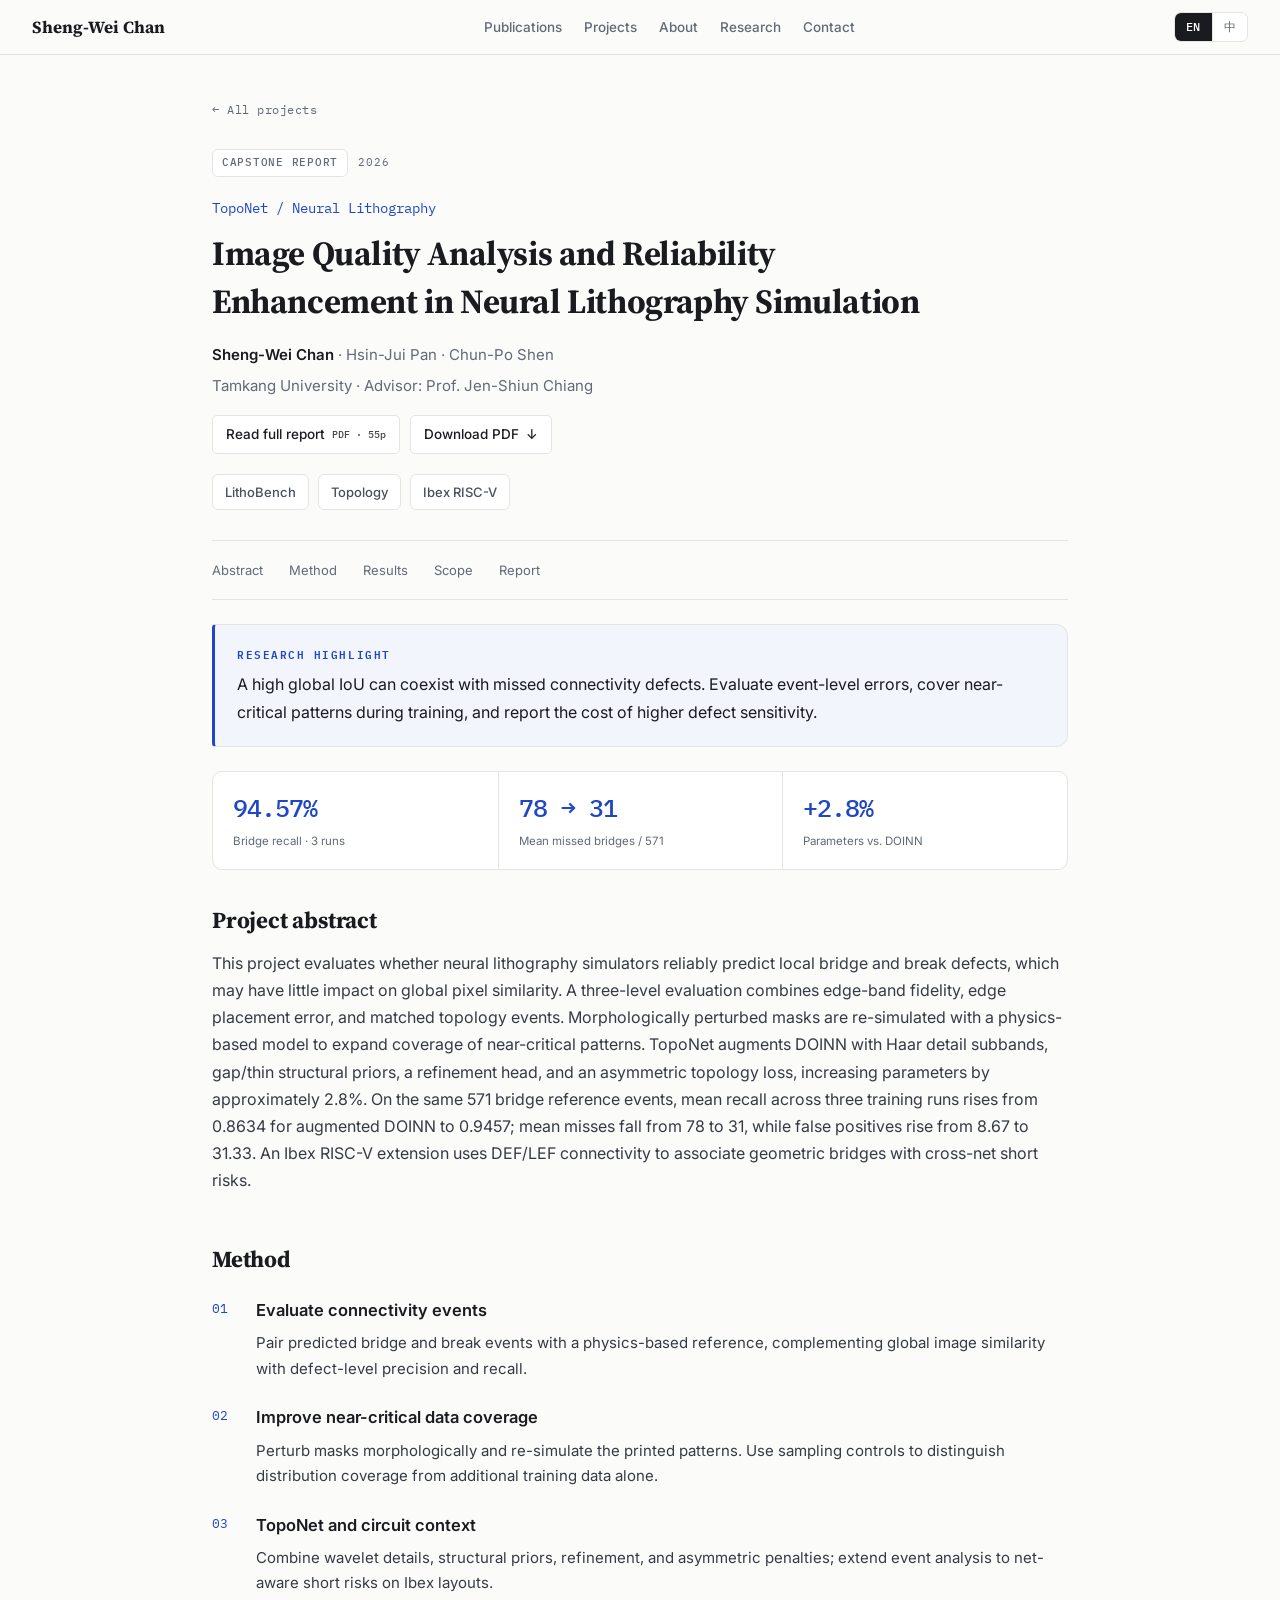
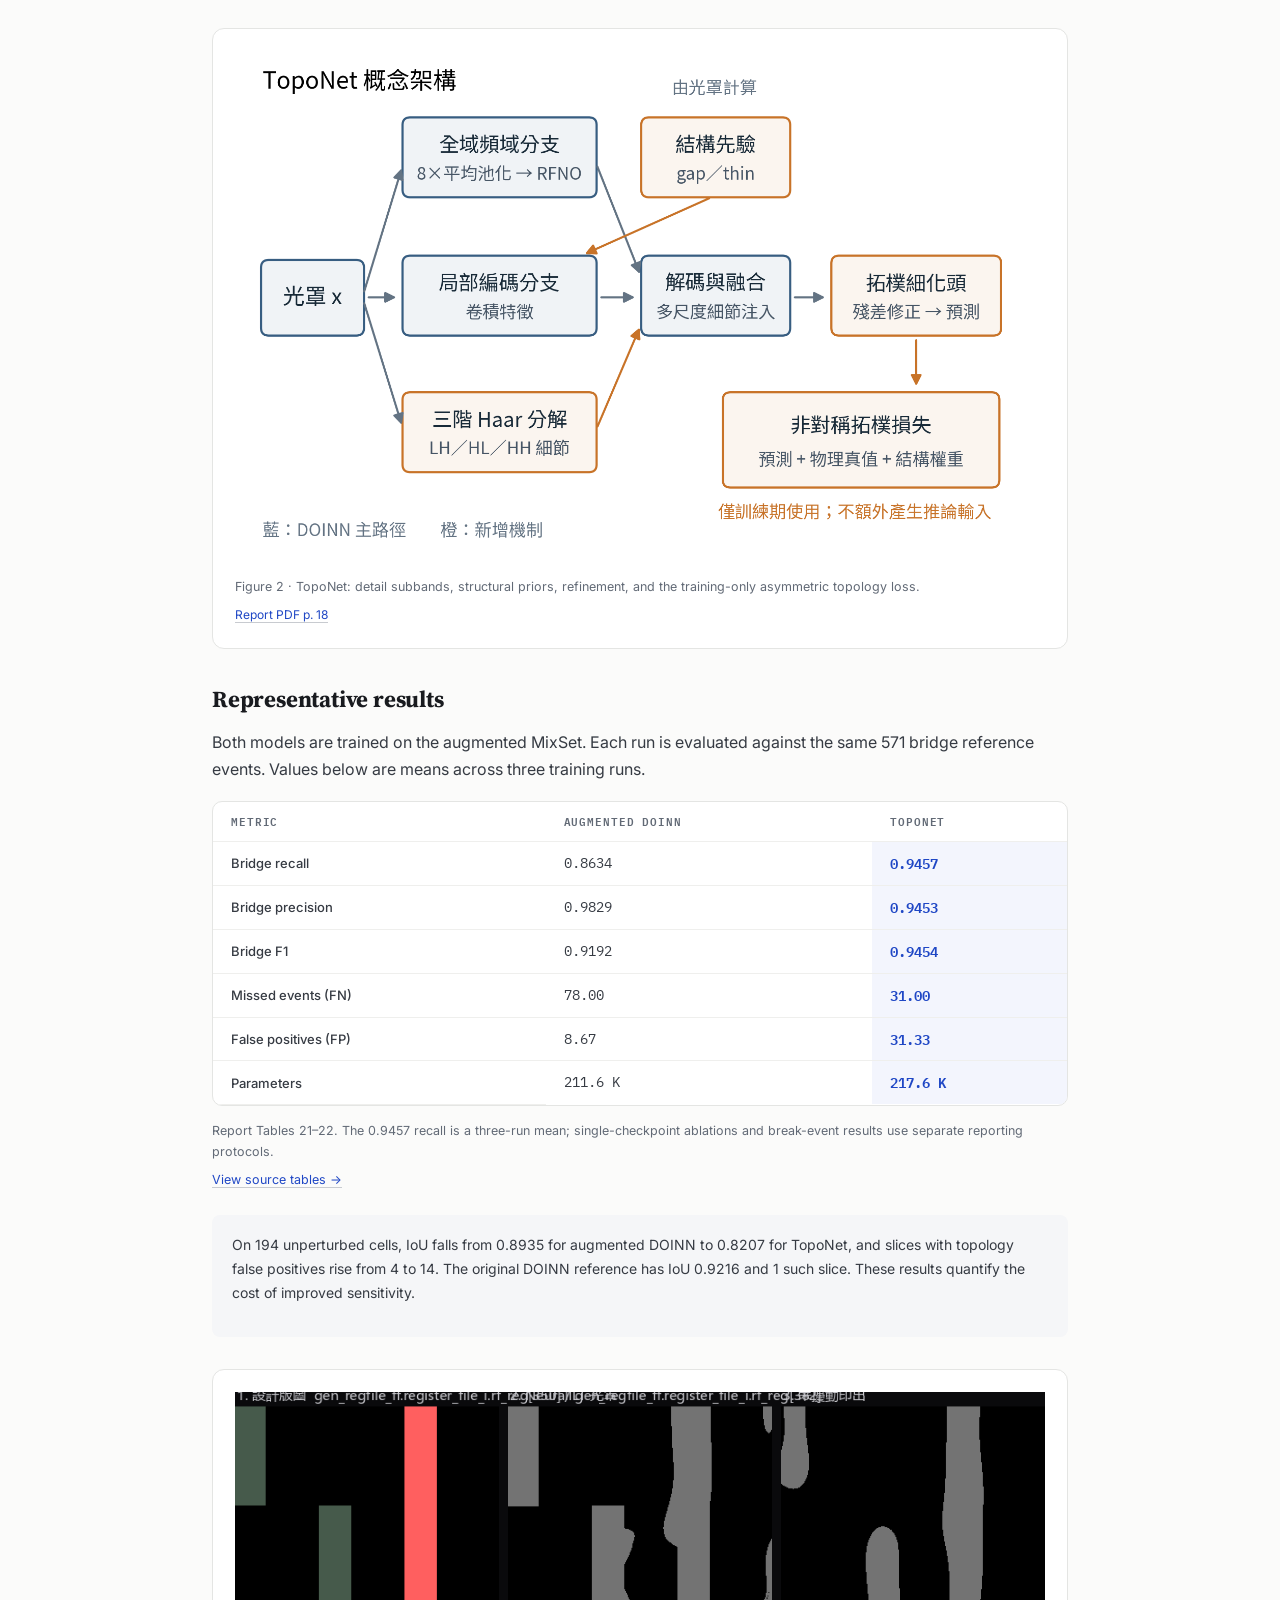
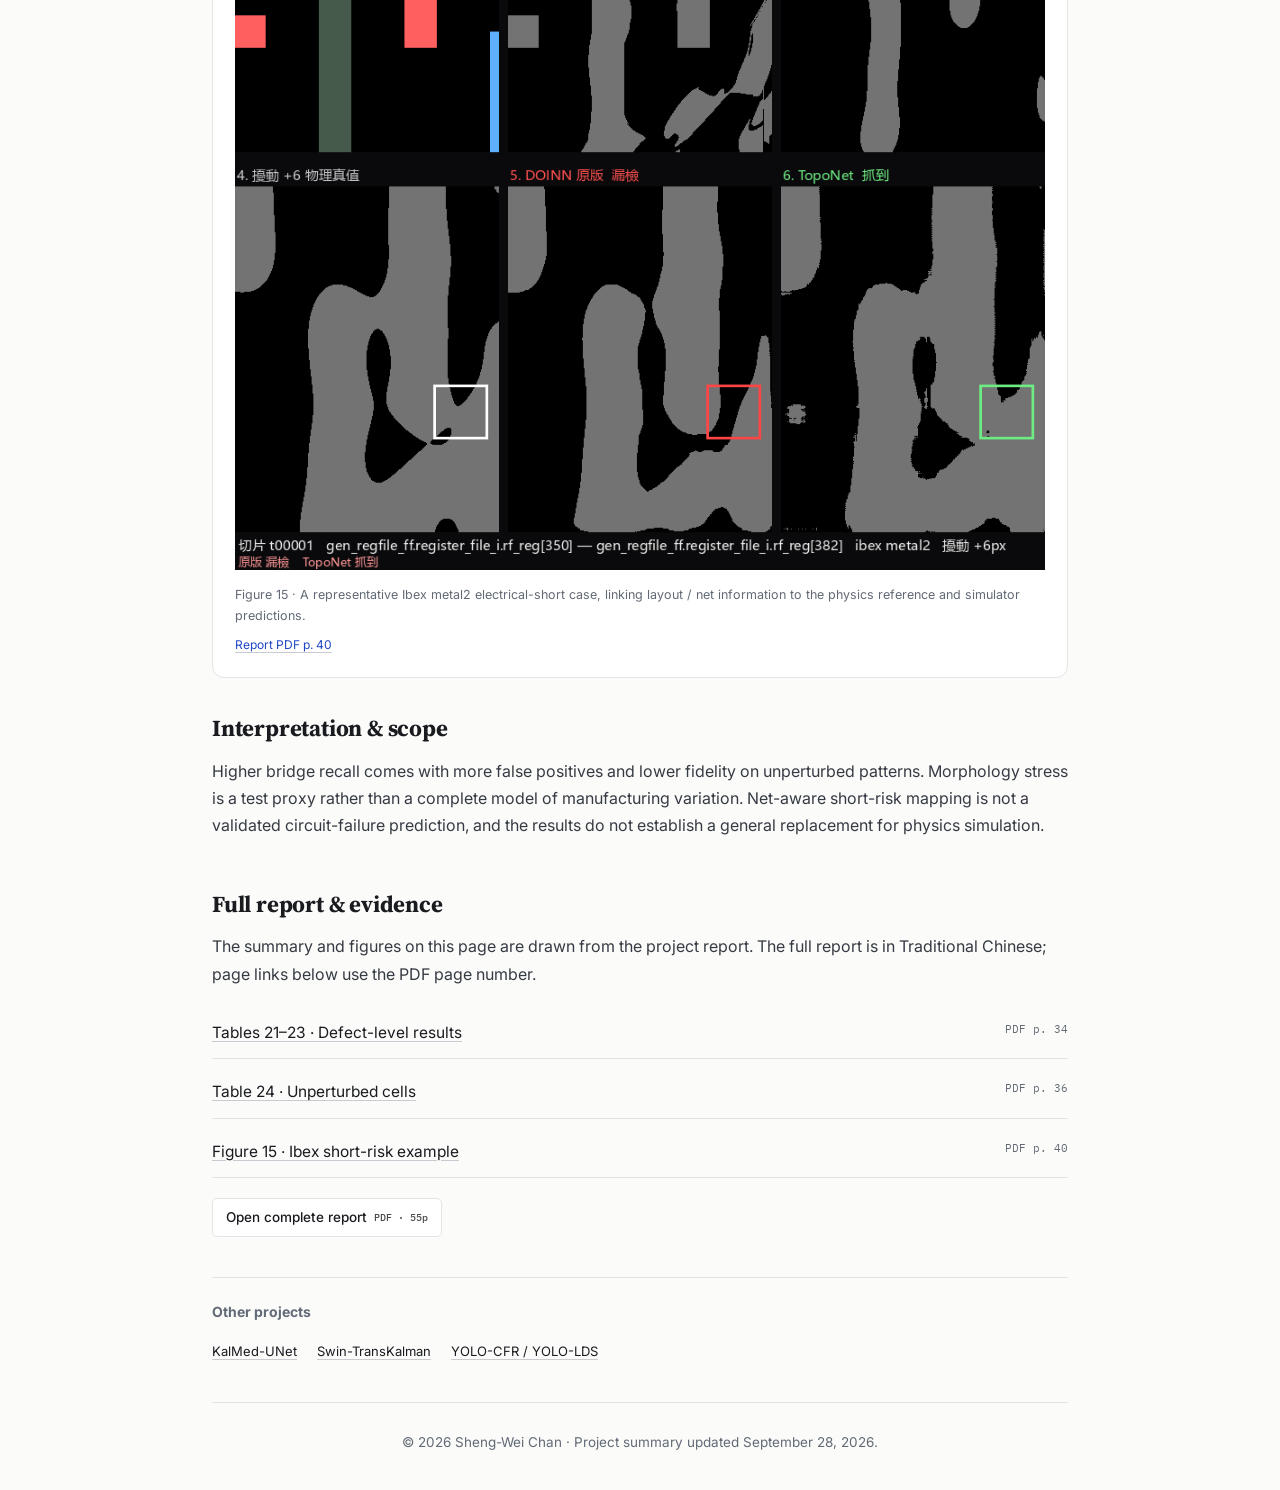
<file: toponet.html>
<!DOCTYPE html>
<html lang="en" data-lang="en">
<head>
  <meta charset="UTF-8" />
  <script src="preferences.js"></script>
  <meta name="viewport" content="width=device-width, initial-scale=1.0" />
  
  <title>TopoNet / Neural Lithography | Sheng-Wei Chan</title>
  <meta name="description" content="Evaluate bridge and break events beyond global IoU. Physical perturbation augmentation and TopoNet improve defect recall, with explicit false-positive and image-fidelity trade-offs." />
  <link rel="canonical" href="https://shengweichan.com/toponet.html" />
    <link rel="preconnect" href="https://fonts.googleapis.com" />
  <link rel="preconnect" href="https://fonts.gstatic.com" crossorigin />
  <link
    href="https://fonts.googleapis.com/css2?family=IBM+Plex+Mono:wght@400;500;600&family=Inter:wght@400;500;600;700&family=Noto+Sans+TC:wght@400;500;700&family=Noto+Serif+TC:wght@600;700&family=Source+Serif+4:opsz,wght@8..60,500..700&display=swap"
    rel="stylesheet"
  />
  <link rel="icon" href="favicon.svg" type="image/svg+xml" />
  <meta property="og:type" content="article" />
  <meta property="og:title" content="Image Quality Analysis and Reliability Enhancement in Neural Lithography Simulation" />
  <meta property="og:description" content="Evaluate bridge and break events beyond global IoU. Physical perturbation augmentation and TopoNet improve defect recall, with explicit false-positive and image-fidelity trade-offs." />
  <meta property="og:url" content="https://shengweichan.com/toponet.html" />
  <meta property="og:image" content="https://shengweichan.com/assets/projects/toponet-architecture.png" />
  <meta name="twitter:card" content="summary_large_image" />
  <link rel="stylesheet" href="style.css" />
  <link rel="stylesheet" href="projects.css" />
  <script type="application/ld+json">{"@context": "https://schema.org", "@type": "CreativeWork", "name": "Image Quality Analysis and Reliability Enhancement in Neural Lithography Simulation", "alternateName": "神經微影模擬之成像品質分析與可靠度提升", "description": "This project evaluates whether neural lithography simulators reliably predict local bridge and break defects, which may have little impact on global pixel similarity. A three-level evaluation combines edge-band fidelity, edge placement error, and matched topology events. Morphologically perturbed masks are re-simulated with a physics-based model to expand coverage of near-critical patterns. TopoNet augments DOINN with Haar detail subbands, gap/thin structural priors, a refinement head, and an asymmetric topology loss, increasing parameters by approximately 2.8%. On the same 571 bridge reference events, mean recall across three training runs rises from 0.8634 for augmented DOINN to 0.9457; mean misses fall from 78 to 31, while false positives rise from 8.67 to 31.33. An Ibex RISC-V extension uses DEF/LEF connectivity to associate geometric bridges with cross-net short risks.", "url": "https://shengweichan.com/toponet.html", "author": [{"@type": "Person", "name": "Sheng-Wei Chan"}, {"@type": "Person", "name": "Hsin-Jui Pan"}, {"@type": "Person", "name": "Chun-Po Shen"}], "inLanguage": ["en", "zh-Hant"], "genre": "Undergraduate capstone project report", "dateModified": "2026-09-28", "encoding": {"@type": "MediaObject", "encodingFormat": "application/pdf", "contentUrl": "https://shengweichan.com/reports/toponet-report.pdf"}}</script>
  <link rel="stylesheet" href="enhancements.css" />
  <script src="site.js" defer></script>
</head>
<body>
  <a href="#main" class="skip-link"><span lang="en">Skip to content</span><span lang="zh-Hant">跳至內容</span></a>
  <header class="topbar">
    <div class="topbar-inner">
      <a href="index.html" class="brand"><span lang="en">Sheng-Wei Chan</span><span lang="zh-Hant">詹盛惟</span></a>

      <nav id="primary-nav" aria-label="Main navigation / 主要導覽">
        <a href="index.html#publications"><span lang="en">Publications</span><span lang="zh-Hant">論文</span></a>
        <a href="index.html#projects"><span lang="en">Projects</span><span lang="zh-Hant">專題</span></a>
        <a href="index.html#about"><span lang="en">About</span><span lang="zh-Hant">關於</span></a>
        <a href="index.html#research"><span lang="en">Research</span><span lang="zh-Hant">研究</span></a>
        <a href="index.html#contact"><span lang="en">Contact</span><span lang="zh-Hant">聯絡</span></a>
      </nav>

      <button type="button" class="menu-toggle" aria-controls="primary-nav" aria-expanded="false"><span lang="en">Menu ☰</span><span lang="zh-Hant">選單 ☰</span></button>
      <div class="lang-toggle" role="group" aria-label="Language / 語言">
        <button type="button" data-set-lang="en" aria-pressed="true">EN</button>
        <button type="button" data-set-lang="zh" aria-pressed="false">中</button>
      </div>
    </div>
  </header>
  <div class="paper-page project-page">
    <a href="index.html#projects" class="back-link">← <span lang="en">All projects</span><span lang="zh-Hant">回到專題成果</span></a>
    <header class="paper-header">
      <div class="paper-meta"><span class="badge"><span lang="en">Capstone report</span><span lang="zh-Hant">專題成果報告</span></span><span class="area-label">2026</span></div>
      <p class="project-name">TopoNet / Neural Lithography</p>
      <h1><span lang="en">Image Quality Analysis and Reliability Enhancement in Neural Lithography Simulation</span><span lang="zh-Hant">神經微影模擬之成像品質分析與可靠度提升</span></h1>
      <p class="authors"><strong><span lang="en">Sheng-Wei Chan</span><span lang="zh-Hant">詹盛惟</span></strong> · <span lang="en">Hsin-Jui Pan</span><span lang="zh-Hant">潘信瑞</span> · <span lang="en">Chun-Po Shen</span><span lang="zh-Hant">沈群博</span></p>
      <p class="venue"><span lang="en">Tamkang University · Advisor: Prof. Jen-Shiun Chiang</span><span lang="zh-Hant">淡江大學電機工程學系 · 指導教授：江正雄教授</span></p>
      <div class="button-group">
        <a href="reports/toponet-report.pdf" target="_blank" rel="noopener noreferrer" class="btn"><span lang="en">Read full report</span><span lang="zh-Hant">閱讀完整報告</span> <span class="file-format">PDF · 55p</span></a>
        <a href="reports/toponet-report.pdf" download class="btn"><span lang="en">Download PDF</span><span lang="zh-Hant">下載 PDF</span> ↓</a>
      </div>
      <div class="tag-group project-tags"><span>LithoBench</span><span>Topology</span><span>Ibex RISC-V</span></div>
    </header>
    <main id="main">
      <nav class="project-toc" aria-label="On this page / 本頁導覽">
        <a href="#abstract"><span lang="en">Abstract</span><span lang="zh-Hant">摘要</span></a><a href="#method"><span lang="en">Method</span><span lang="zh-Hant">方法</span></a>
        <a href="#results"><span lang="en">Results</span><span lang="zh-Hant">成果</span></a><a href="#scope"><span lang="en">Scope</span><span lang="zh-Hant">適用範圍</span></a><a href="#report"><span lang="en">Report</span><span lang="zh-Hant">完整報告</span></a>
      </nav>
      <div class="tldr"><h2><span lang="en">Research highlight</span><span lang="zh-Hant">專題重點</span></h2><p lang="en">A high global IoU can coexist with missed connectivity defects. Evaluate event-level errors, cover near-critical patterns during training, and report the cost of higher defect sensitivity.</p><p lang="zh-Hant">高全域 IoU 仍可能漏掉影響連通性的缺陷。研究需衡量事件級錯誤、補足近臨界樣本，並同時呈現提高缺陷敏感度的代價。</p></div>
      <div class="project-metrics"><div><strong>94.57%</strong><span><span lang="en">Bridge recall · 3 runs</span><span lang="zh-Hant">三次平均橋接召回率</span></span></div><div><strong>78 → 31</strong><span><span lang="en">Mean missed bridges / 571</span><span lang="zh-Hant">571 事件中的平均漏檢數</span></span></div><div><strong>+2.8%</strong><span><span lang="en">Parameters vs. DOINN</span><span lang="zh-Hant">相對 DOINN 的參數增加</span></span></div></div>
      <section class="paper-section" id="abstract"><h2><span lang="en">Project abstract</span><span lang="zh-Hant">專題摘要</span></h2><p lang="en">This project evaluates whether neural lithography simulators reliably predict local bridge and break defects, which may have little impact on global pixel similarity. A three-level evaluation combines edge-band fidelity, edge placement error, and matched topology events. Morphologically perturbed masks are re-simulated with a physics-based model to expand coverage of near-critical patterns. TopoNet augments DOINN with Haar detail subbands, gap/thin structural priors, a refinement head, and an asymmetric topology loss, increasing parameters by approximately 2.8%. On the same 571 bridge reference events, mean recall across three training runs rises from 0.8634 for augmented DOINN to 0.9457; mean misses fall from 78 to 31, while false positives rise from 8.67 to 31.33. An Ibex RISC-V extension uses DEF/LEF connectivity to associate geometric bridges with cross-net short risks.</p><p lang="zh-Hant">本專題檢查神經微影模擬器是否能可靠預測局部橋接與斷裂；這些缺陷可能只影響少量像素，卻改變圖形連通性。研究建立邊緣帶、邊緣位移與拓樸事件配對的三層評估，並將形態學擾動後的光罩重新以物理模型模擬，補足近臨界樣本。TopoNet 在 DOINN 上加入 Haar 小波細節、gap／thin 結構先驗、拓樸細化頭及非對稱損失，參數增加約 2.8%。在相同 571 個橋接參考事件上，相對增強 DOINN，三次平均 recall 由 0.8634 提升至 0.9457，平均漏檢由 78 降至 31，誤報則由 8.67 增至 31.33。研究另延伸至 Ibex RISC-V 版圖，利用 DEF／LEF 連線資訊分析跨網路短路風險。</p></section>
      <section class="paper-section" id="method"><h2><span lang="en">Method</span><span lang="zh-Hant">方法設計</span></h2><ol class="method-list"><li><h3><span lang="en">Evaluate connectivity events</span><span lang="zh-Hant">評估連通性事件</span></h3><p lang="en">Pair predicted bridge and break events with a physics-based reference, complementing global image similarity with defect-level precision and recall.</p><p lang="zh-Hant">將預測橋接、斷裂與物理參考事件配對，以事件級 precision／recall 補足全域影像相似度。</p></li><li><h3><span lang="en">Improve near-critical data coverage</span><span lang="zh-Hant">補足近臨界資料</span></h3><p lang="en">Perturb masks morphologically and re-simulate the printed patterns. Use sampling controls to distinguish distribution coverage from additional training data alone.</p><p lang="zh-Hant">對光罩施加形態學擾動後重新模擬印出結果，並透過抽樣對照檢查資料分佈覆蓋的作用。</p></li><li><h3><span lang="en">TopoNet and circuit context</span><span lang="zh-Hant">TopoNet 與電路情境</span></h3><p lang="en">Combine wavelet details, structural priors, refinement, and asymmetric penalties; extend event analysis to net-aware short risks on Ibex layouts.</p><p lang="zh-Hant">結合小波細節、結構先驗、細化與非對稱懲罰，並將事件分析延伸至 Ibex 版圖中的跨網路短路風險。</p></li></ol><figure class="paper-figure project-figure">
      <a data-enlarge href="assets/projects/toponet-architecture.png" target="_blank" rel="noopener noreferrer" aria-label="Open original figure / 開啟原圖">
        <img width="1591" height="1005" src="assets/projects/toponet-architecture.png" alt="Figure 2 · TopoNet: detail subbands, structural priors, refinement, and the training-only asymmetric topology loss." loading="lazy" />
      </a>
      <figcaption><span lang="en">Figure 2 · TopoNet: detail subbands, structural priors, refinement, and the training-only asymmetric topology loss.</span><span lang="zh-Hant">圖 2：TopoNet 的細節子帶、結構先驗、細化頭，以及僅在訓練時使用的非對稱拓樸損失。</span>
        <a href="reports/toponet-report.pdf#page=18" target="_blank" rel="noopener noreferrer"><span lang="en">Report PDF p. 18</span><span lang="zh-Hant">報告 PDF 第 18 頁</span></a>
      </figcaption>
    </figure></section>
      <section class="paper-section" id="results"><h2><span lang="en">Representative results</span><span lang="zh-Hant">代表成果</span></h2>
        <p lang="en">Both models are trained on the augmented MixSet. Each run is evaluated against the same 571 bridge reference events. Values below are means across three training runs.</p><p lang="zh-Hant">兩模型皆在增強後的 MixSet 訓練，各次評估使用相同 571 個橋接參考事件。下表為三次訓練平均值。</p>
        <div class="table-wrap" tabindex="0" role="region" aria-label="Results table / 成果比較表"><table class="data project-data"><thead><tr><th scope="col"><span lang="en">Metric</span><span lang="zh-Hant">指標</span></th><th scope="col"><span lang="en">Augmented DOINN</span><span lang="zh-Hant">增強 DOINN</span></th><th scope="col"><span lang="en">TopoNet</span><span lang="zh-Hant">TopoNet</span></th></tr></thead><tbody><tr><th scope="row"><span lang="en">Bridge recall</span><span lang="zh-Hant">橋接 recall</span></th><td>0.8634</td><td>0.9457</td></tr><tr><th scope="row"><span lang="en">Bridge precision</span><span lang="zh-Hant">橋接 precision</span></th><td>0.9829</td><td>0.9453</td></tr><tr><th scope="row"><span lang="en">Bridge F1</span><span lang="zh-Hant">橋接 F1</span></th><td>0.9192</td><td>0.9454</td></tr><tr><th scope="row"><span lang="en">Missed events (FN)</span><span lang="zh-Hant">漏檢事件（FN）</span></th><td>78.00</td><td>31.00</td></tr><tr><th scope="row"><span lang="en">False positives (FP)</span><span lang="zh-Hant">誤報事件（FP）</span></th><td>8.67</td><td>31.33</td></tr><tr><th scope="row"><span lang="en">Parameters</span><span lang="zh-Hant">參數量</span></th><td>211.6 K</td><td>217.6 K</td></tr></tbody></table></div>
        <div class="table-note"><p lang="en">Report Tables 21–22. The 0.9457 recall is a three-run mean; single-checkpoint ablations and break-event results use separate reporting protocols.</p><p lang="zh-Hant">取自報告表 21–22。0.9457 為三次訓練平均 recall；單一權重的消融與斷裂事件結果採另列的評估方式。</p><a href="reports/toponet-report.pdf#page=35" target="_blank" rel="noopener noreferrer"><span lang="en">View source tables →</span><span lang="zh-Hant">查看原始表格 →</span></a></div>
        <div class="result-context"><p lang="en">On 194 unperturbed cells, IoU falls from 0.8935 for augmented DOINN to 0.8207 for TopoNet, and slices with topology false positives rise from 4 to 14. The original DOINN reference has IoU 0.9216 and 1 such slice. These results quantify the cost of improved sensitivity.</p><p lang="zh-Hant">在 194 個未擾動 cell 上，增強 DOINN 與 TopoNet 的 IoU 分別為 0.8935 與 0.8207，具有拓樸誤報的切片由 4 個增至 14 個；原版 DOINN 的對應數值為 0.9216 與 1 個。這些結果量化了提高缺陷敏感度的代價。</p></div>
        <figure class="paper-figure project-figure">
      <a data-enlarge href="assets/projects/toponet-result.png" target="_blank" rel="noopener noreferrer" aria-label="Open original figure / 開啟原圖">
        <img width="899" height="864" src="assets/projects/toponet-result.png" alt="Figure 15 · A representative Ibex metal2 electrical-short case, linking layout / net information to the physics reference and simulator predictions." loading="lazy" />
      </a>
      <figcaption><span lang="en">Figure 15 · A representative Ibex metal2 electrical-short case, linking layout / net information to the physics reference and simulator predictions.</span><span lang="zh-Hant">圖 15：Ibex metal2 的代表性 electrical-short 案例，對照版圖／net、物理參考與神經模擬器輸出。</span>
        <a href="reports/toponet-report.pdf#page=40" target="_blank" rel="noopener noreferrer"><span lang="en">Report PDF p. 40</span><span lang="zh-Hant">報告 PDF 第 40 頁</span></a>
      </figcaption>
    </figure>
      </section>
      <section class="paper-section" id="scope"><h2><span lang="en">Interpretation &amp; scope</span><span lang="zh-Hant">成果解讀與適用範圍</span></h2><p lang="en">Higher bridge recall comes with more false positives and lower fidelity on unperturbed patterns. Morphology stress is a test proxy rather than a complete model of manufacturing variation. Net-aware short-risk mapping is not a validated circuit-failure prediction, and the results do not establish a general replacement for physics simulation.</p><p lang="zh-Hant">較高橋接召回率伴隨更多誤報及未擾動樣本的成像品質下降。形態學壓力測試是代理測試，並非完整製程變異模型；跨網路短路風險映射亦不等同於已驗證的電路功能失效。現有結果尚不足以全面取代物理模擬。</p></section>
      <section class="paper-section" id="report"><h2><span lang="en">Full report &amp; evidence</span><span lang="zh-Hant">完整報告與對應證據</span></h2>
        <p lang="en">The summary and figures on this page are drawn from the project report. The full report is in Traditional Chinese; page links below use the PDF page number.</p><p lang="zh-Hant">本頁摘要與圖表整理自專題報告。完整報告為繁體中文；下列連結使用 PDF 檔案頁碼。</p>
        <ul class="source-links"><li><a href="reports/toponet-report.pdf#page=34" target="_blank" rel="noopener noreferrer"><span lang="en">Tables 21–23 · Defect-level results</span><span lang="zh-Hant">表 21–23：缺陷事件結果</span></a><span><span lang="en">PDF p. 34</span><span lang="zh-Hant">PDF 第 34 頁</span></span></li><li><a href="reports/toponet-report.pdf#page=36" target="_blank" rel="noopener noreferrer"><span lang="en">Table 24 · Unperturbed cells</span><span lang="zh-Hant">表 24：未擾動樣本</span></a><span><span lang="en">PDF p. 36</span><span lang="zh-Hant">PDF 第 36 頁</span></span></li><li><a href="reports/toponet-report.pdf#page=40" target="_blank" rel="noopener noreferrer"><span lang="en">Figure 15 · Ibex short-risk example</span><span lang="zh-Hant">圖 15：Ibex 短路風險案例</span></a><span><span lang="en">PDF p. 40</span><span lang="zh-Hant">PDF 第 40 頁</span></span></li></ul>
        <a class="btn" href="reports/toponet-report.pdf" target="_blank" rel="noopener noreferrer"><span lang="en">Open complete report</span><span lang="zh-Hant">開啟完整專題報告</span> <span class="file-format">PDF · 55p</span></a>
      </section>
      <nav class="related-projects" aria-label="Other projects / 其他專題"><h2><span lang="en">Other projects</span><span lang="zh-Hant">其他專題</span></h2><a href="kalmed-unet.html">KalMed-UNet</a><a href="swin-tk.html">Swin-TransKalman</a><a href="edge-yolo.html">YOLO-CFR / YOLO-LDS</a></nav>
    </main>
    <footer class="paper-footer"><p><span lang="en">© 2026 Sheng-Wei Chan · Project summary updated September 28, 2026.</span><span lang="zh-Hant">© 2026 詹盛惟 · 專題摘要更新：2026 年 9 月 28 日。</span></p></footer>
  </div>

  <dialog id="image-dialog" class="image-dialog" aria-labelledby="image-dialog-title">
    <div class="dialog-header"><h2 id="image-dialog-title">Image</h2><button type="button" class="dialog-close" data-dialog-close autofocus><span lang="en">Close ✕</span><span lang="zh-Hant">關閉 ✕</span></button></div>
    <img alt="" />
    <a data-dialog-destination hidden target="_blank" rel="noopener noreferrer"></a>
    <p><span lang="en">Press Esc or use Close to return.</span><span lang="zh-Hant">按 Esc 或「關閉」返回頁面。</span></p>
  </dialog>

</body>
</html>
</file>
<file: style.css>
/* ============================================================
   Sheng-Wei Chan — Academic Homepage
   Palette: paper white / ink black / single cobalt accent
   Type:    Source Serif 4 + Noto Serif TC (display)
            Inter + Noto Sans TC (body)
            IBM Plex Mono (metadata)
   Latin and CJK are matched per family, so each script keeps
   its own proportions instead of falling back to system defaults.
   ============================================================ */

:root {
  --paper: #fbfbfa;
  --surface: #ffffff;
  --ink: #191b1f;
  --text: #363b43;
  --muted: #6b7280;
  --line: #e4e5e3;
  --line-soft: #efefed;
  --accent: #1f47c5;
  --accent-soft: #f3f5fd;

  --serif: "Source Serif 4", "Noto Serif TC", Georgia, "Times New Roman", serif;
  --sans: "Inter", "Noto Sans TC", -apple-system, "PingFang TC", "Microsoft JhengHei", "Segoe UI", Arial, sans-serif;
  --mono: "IBM Plex Mono", "SFMono-Regular", Consolas, monospace;
}

/* ------------------------------------------------------------
   Language switching
   One of the two language layers is hidden at all times.
   With JavaScript off, data-lang stays "en" from the markup,
   so the page still reads correctly.
   ------------------------------------------------------------ */
html[data-lang="en"] [lang="zh-Hant"] {
  display: none;
}

html[data-lang="zh"] [lang="en"] {
  display: none;
}

* {
  box-sizing: border-box;
}

html {
  scroll-behavior: smooth;
}

body {
  margin: 0;
  font-family: var(--sans);
  font-size: 16px;
  background: var(--paper);
  color: var(--text);
  line-height: 1.7;
  -webkit-font-smoothing: antialiased;
}

section[id],
div[id] {
  scroll-margin-top: 84px;
}

a {
  color: var(--ink);
  text-decoration: underline;
  text-decoration-color: #c8cbd0;
  text-underline-offset: 3px;
  transition: color 0.15s ease, text-decoration-color 0.15s ease;
}

a:hover {
  color: var(--accent);
  text-decoration-color: var(--accent);
}

a:focus-visible,
.btn:focus-visible,
.hero-btn:focus-visible,
.lang-toggle button:focus-visible {
  outline: 2px solid var(--accent);
  outline-offset: 2px;
  border-radius: 4px;
}

/* ------------------------------------------------------------
   Navigation
   ------------------------------------------------------------ */
.topbar {
  position: sticky;
  top: 0;
  z-index: 100;
  background: var(--paper);
  border-bottom: 1px solid var(--line);
}

.topbar-inner {
  max-width: 1200px;
  margin: 0 auto;
  padding: 12px 32px;
  display: flex;
  align-items: center;
  gap: 20px;
}

.brand {
  flex-shrink: 0;
  font-family: var(--serif);
  font-size: 17px;
  font-weight: 700;
  color: var(--ink);
  text-decoration: none;
}

.topbar nav {
  flex: 1;
  min-width: 0;
  display: flex;
  gap: 24px;
  align-items: baseline;
  overflow-x: auto;
  scrollbar-width: none;
}

.topbar nav::-webkit-scrollbar {
  display: none;
}

.topbar nav a {
  color: var(--muted);
  text-decoration: none;
  font-size: 13.5px;
  font-weight: 500;
  white-space: nowrap;
}

.topbar nav a:hover {
  color: var(--accent);
}

/* Language toggle — a two-state control, never scrolls away */
.lang-toggle {
  flex-shrink: 0;
  display: inline-flex;
  border: 1px solid var(--line);
  border-radius: 7px;
  overflow: hidden;
  background: var(--surface);
}

.lang-toggle button {
  appearance: none;
  border: 0;
  background: transparent;
  cursor: pointer;
  padding: 5px 11px;
  font-family: var(--mono);
  font-size: 11.5px;
  font-weight: 500;
  letter-spacing: 0.04em;
  color: var(--muted);
  line-height: 1.6;
  transition: 0.15s ease;
}

.lang-toggle button + button {
  border-left: 1px solid var(--line);
}

.lang-toggle button:hover {
  color: var(--ink);
}

.lang-toggle button[aria-pressed="true"] {
  background: var(--ink);
  color: #ffffff;
}

/* ------------------------------------------------------------
   Layout
   ------------------------------------------------------------ */
.page {
  max-width: 1200px;
  margin: 0 auto;
  padding: 48px 32px 24px;
  display: grid;
  grid-template-columns: 300px 1fr;
  gap: 56px;
}

.content {
  min-width: 0;
}

/* ------------------------------------------------------------
   Sidebar
   ------------------------------------------------------------ */
.profile-card {
  position: sticky;
  top: 88px;
  background: var(--surface);
  border: 1px solid var(--line);
  border-radius: 16px;
  padding: 28px 26px;
}

.profile-img {
  width: 168px;
  height: 168px;
  border-radius: 50%;
  display: block;
  margin: 0 auto 20px;
  object-fit: cover;
  border: 1px solid var(--line);
}

.profile-card h1 {
  margin: 0;
  text-align: center;
  font-family: var(--serif);
  font-size: 25px;
  line-height: 1.25;
  letter-spacing: -0.2px;
  color: var(--ink);
}

.name-roman {
  margin: 3px 0 0;
  text-align: center;
  font-size: 13px;
  letter-spacing: 0.04em;
  color: var(--muted);
}

.subtitle {
  margin: 10px 0 4px;
  text-align: center;
  font-family: var(--mono);
  font-size: 11px;
  font-weight: 500;
  letter-spacing: 0.12em;
  text-transform: uppercase;
  color: var(--accent);
}

.affiliation {
  margin: 4px 0 0;
  text-align: center;
  color: var(--muted);
  font-size: 14px;
  line-height: 1.55;
}

.identity-box {
  margin: 20px 0;
  padding: 14px 16px;
  border: 1px solid var(--line);
  border-radius: 10px;
  background: #fafaf8;
}

.identity-box dt {
  font-family: var(--mono);
  font-size: 10px;
  letter-spacing: 0.12em;
  text-transform: uppercase;
  color: var(--muted);
  margin-bottom: 2px;
}

.identity-box dd {
  margin: 0;
  font-size: 13.5px;
  line-height: 1.55;
  color: var(--ink);
}

.identity-box dd + dt {
  margin-top: 12px;
}

.social-list {
  list-style: none;
  margin: 0;
  padding: 0;
}

.social-list li {
  margin: 11px 0;
  color: var(--text);
  font-size: 14.5px;
}

.social-list i {
  width: 24px;
  color: var(--muted);
  text-align: center;
  margin-right: 2px;
}

/* ------------------------------------------------------------
   Sections
   Signature: hairline top rule with a short accent segment
   ------------------------------------------------------------ */
.section {
  position: relative;
  padding: 40px 0 28px;
  border-top: 1px solid var(--line);
}

.section::before {
  content: "";
  position: absolute;
  top: -1px;
  left: 0;
  width: 56px;
  height: 3px;
  background: var(--accent);
}

.section h2 {
  margin: 0 0 22px;
  font-family: var(--serif);
  font-size: 26px;
  line-height: 1.25;
  letter-spacing: -0.3px;
  color: var(--ink);
}

.section p {
  color: var(--text);
}

.section-note {
  margin: 20px 0 0;
  font-size: 14px;
  color: var(--muted);
}

/* ------------------------------------------------------------
   Hero
   ------------------------------------------------------------ */
.hero {
  padding: 10px 0 46px;
}

.hero-label {
  margin: 0 0 14px;
  font-family: var(--mono);
  font-size: 11.5px;
  font-weight: 500;
  letter-spacing: 0.08em;
  text-transform: uppercase;
  color: var(--accent);
  line-height: 1.65;
}

.hero h1 {
  margin: 0 0 18px;
  max-width: 810px;
  font-family: var(--serif);
  font-size: clamp(31px, 4.1vw, 43px);
  line-height: 1.16;
  letter-spacing: -0.5px;
  font-weight: 700;
  color: var(--ink);
}

.hero p {
  margin: 0;
  max-width: 690px;
  font-size: 17px;
  color: #464c55;
}

.hero-buttons {
  display: flex;
  flex-wrap: wrap;
  gap: 12px;
  margin-top: 28px;
}

.hero-btn {
  display: inline-block;
  padding: 11px 18px;
  border-radius: 8px;
  font-size: 14.5px;
  font-weight: 600;
  text-decoration: none;
  color: var(--ink);
  background: var(--surface);
  border: 1px solid var(--line);
  transition: 0.15s ease;
}

.hero-btn:hover {
  border-color: var(--ink);
  color: var(--ink);
  text-decoration: none;
}

.hero-btn.primary {
  background: var(--ink);
  border-color: var(--ink);
  color: #ffffff;
}

.hero-btn.primary:hover {
  background: var(--accent);
  border-color: var(--accent);
  color: #ffffff;
}

/* ------------------------------------------------------------
   Research areas — card grid, one tile per area
   ------------------------------------------------------------ */
.area-grid {
  display: grid;
  grid-template-columns: repeat(2, minmax(0, 1fr));
  gap: 18px;
}

.area-card {
  position: relative;
  display: flex;
  flex-direction: column;
  border: 1px solid var(--line);
  border-radius: 14px;
  background: var(--surface);
  padding: 24px 26px 22px;
  overflow: hidden;
  transition: transform 0.18s ease, border-color 0.18s ease, box-shadow 0.18s ease;
}

/* Accent bar that sweeps in along the top edge on hover */
.area-card::before {
  content: "";
  position: absolute;
  top: 0;
  left: 0;
  right: 0;
  height: 3px;
  background: var(--accent);
  transform: scaleX(0);
  transform-origin: left;
  transition: transform 0.25s ease;
}

.area-card:hover {
  transform: translateY(-4px);
  border-color: var(--accent);
  box-shadow: 0 16px 32px -20px rgba(31, 71, 197, 0.4);
}

.area-card:hover::before {
  transform: scaleX(1);
}

.area-card .area-name {
  margin-bottom: 8px;
}

.area-card .area-works {
  margin-top: auto;
  padding-top: 4px;
}

.area-name {
  font-family: var(--serif);
  font-size: 17.5px;
  font-weight: 600;
  color: var(--ink);
  line-height: 1.4;
}

.area-desc {
  margin: 0 0 8px;
  font-size: 14.5px;
  color: var(--muted);
}

.area-data {
  margin: 0 0 8px;
  font-family: var(--mono);
  font-size: 11.5px;
  letter-spacing: 0.02em;
  color: var(--muted);
}

.area-data::before {
  content: "Benchmarks — ";
}

html[data-lang="zh"] .area-data::before {
  content: "資料集 — ";
  font-family: var(--sans);
}

.area-works {
  display: flex;
  flex-wrap: wrap;
  gap: 8px;
}

.area-works > a,
.area-works > span {
  font-family: var(--mono);
  font-size: 11.5px;
  padding: 3px 9px;
  border: 1px solid var(--line);
  border-radius: 5px;
  background: var(--surface);
  color: var(--ink);
  text-decoration: none;
}

.area-works > a:hover {
  color: var(--accent);
  border-color: var(--accent);
}

.area-works > span {
  font-family: var(--sans);
  font-size: 12px;
  color: var(--muted);
  background: #fafaf8;
  border-style: dashed;
}

/* ------------------------------------------------------------
   Tags / skills
   ------------------------------------------------------------ */
.tag-group,
.skill-grid {
  display: flex;
  flex-wrap: wrap;
  gap: 9px;
  margin-top: 20px;
}

.tag-group > span,
.skill-grid > span {
  display: inline-flex;
  align-items: center;
  padding: 6px 12px;
  border: 1px solid var(--line);
  border-radius: 6px;
  background: var(--surface);
  color: #4a505a;
  font-size: 13px;
  font-weight: 500;
}

/* ------------------------------------------------------------
   News
   ------------------------------------------------------------ */
.news-box {
  max-height: 290px;
  overflow-y: auto;
  border: 1px solid var(--line);
  border-radius: 12px;
  background: var(--surface);
  padding: 6px 22px;
}

.news-box ul {
  list-style: none;
  margin: 0;
  padding: 0;
}

.news-box li {
  display: grid;
  grid-template-columns: 92px 1fr;
  gap: 14px;
  padding: 11px 0;
  border-bottom: 1px solid var(--line-soft);
  font-size: 15px;
}

.news-box li:last-child {
  border-bottom: none;
}

.news-box strong {
  font-family: var(--mono);
  font-size: 12.5px;
  font-weight: 500;
  color: var(--muted);
  padding-top: 2px;
}

/* ------------------------------------------------------------
   Publications
   ------------------------------------------------------------ */
.pub-group-title {
  margin: 36px 0 0;
  font-family: var(--mono);
  font-size: 11px;
  font-weight: 600;
  letter-spacing: 0.14em;
  text-transform: uppercase;
  color: var(--ink);
  padding-bottom: 10px;
  border-bottom: 2px solid var(--ink);
}

.pub-group-title.first {
  margin-top: 0;
}

html[data-lang="zh"] .pub-group-title {
  font-family: var(--sans);
  font-size: 13px;
  letter-spacing: 0.08em;
}

.publication-card {
  display: grid;
  grid-template-columns: 230px 1fr;
  gap: 30px;
  align-items: start;
  padding: 28px 0;
  border-bottom: 1px solid var(--line-soft);
}

.paper-visual {
  height: 148px;
  border: 1px solid var(--line);
  border-radius: 10px;
  background: var(--surface);
  display: flex;
  align-items: center;
  justify-content: center;
  padding: 12px;
  overflow: hidden;
}

.paper-img {
  width: 100%;
  height: 100%;
  object-fit: contain;
  display: block;
}

.paper-visual.placeholder {
  background: #f7f7f5;
  border-style: dashed;
}

.paper-visual.placeholder span {
  font-family: var(--mono);
  font-size: 12.5px;
  color: var(--muted);
}

.paper-meta {
  display: flex;
  flex-wrap: wrap;
  align-items: center;
  gap: 10px;
  margin-bottom: 10px;
}

.badge {
  display: inline-block;
  font-family: var(--mono);
  font-size: 10.5px;
  font-weight: 500;
  letter-spacing: 0.07em;
  text-transform: uppercase;
  padding: 4px 9px;
  border: 1px solid var(--line);
  border-radius: 6px;
  background: var(--surface);
  color: var(--muted);
}

.badge.accepted {
  color: var(--accent);
  border-color: #c9d4f2;
  background: var(--accent-soft);
}

.area-label {
  font-family: var(--mono);
  font-size: 10.5px;
  letter-spacing: 0.09em;
  text-transform: uppercase;
  color: var(--muted);
}

html[data-lang="zh"] .badge,
html[data-lang="zh"] .area-label {
  font-family: var(--sans);
  font-size: 11.5px;
  letter-spacing: 0.04em;
}

.paper-info p {
  margin: 0;
  font-size: 15px;
}

.paper-info h3 {
  margin: 0 0 8px;
  font-family: var(--serif);
  font-size: 20px;
  font-weight: 600;
  line-height: 1.35;
  color: var(--ink);
}

.paper-info .authors {
  font-size: 14.5px;
  color: var(--muted);
}

.paper-info .authors strong {
  color: var(--ink);
  font-weight: 600;
}

.paper-info .venue {
  margin: 4px 0 10px;
  font-size: 14.5px;
  color: var(--muted);
}

.paper-info .result {
  margin: 12px 0 0;
  padding-left: 13px;
  border-left: 2px solid var(--accent);
  font-size: 14.5px;
  color: var(--text);
}

.button-group {
  display: flex;
  flex-wrap: wrap;
  gap: 10px;
  margin-top: 16px;
}

.btn {
  display: inline-flex;
  align-items: center;
  gap: 7px;
  padding: 7px 13px;
  border: 1px solid var(--line);
  border-radius: 8px;
  background: var(--surface);
  color: var(--ink);
  font-size: 13.5px;
  font-weight: 500;
  text-decoration: none;
  transition: 0.15s ease;
}

.btn i {
  color: var(--muted);
  font-size: 13px;
  transition: 0.15s ease;
}

.btn:hover {
  color: var(--accent);
  border-color: var(--accent);
  text-decoration: none;
}

.btn:hover i {
  color: var(--accent);
}

.btn.disabled {
  opacity: 0.4;
  pointer-events: none;
}

/* ------------------------------------------------------------
   Projects
   ------------------------------------------------------------ */
.project-grid {
  display: grid;
  grid-template-columns: repeat(3, 1fr);
  gap: 18px;
}

.project-card {
  border: 1px solid var(--line);
  border-radius: 12px;
  padding: 22px;
  background: var(--surface);
}

.project-card h3 {
  margin: 0 0 10px;
  font-size: 16.5px;
  font-weight: 600;
  line-height: 1.4;
  color: var(--ink);
}

.project-card p {
  margin: 0 0 6px;
  font-size: 14.5px;
  color: var(--text);
}

.project-tag {
  display: inline-block;
  margin: 8px 6px 0 0;
  font-family: var(--mono);
  font-size: 10.5px;
  letter-spacing: 0.06em;
  text-transform: uppercase;
  color: var(--muted);
  padding: 4px 8px;
  border: 1px solid var(--line-soft);
  border-radius: 5px;
  background: #fafaf8;
}

html[data-lang="zh"] .project-tag {
  font-family: var(--sans);
  font-size: 11.5px;
  letter-spacing: 0.03em;
}

/* ------------------------------------------------------------
   Timeline
   ------------------------------------------------------------ */
.timeline {
  border-left: 2px solid var(--line);
  padding-left: 24px;
}

.timeline-item {
  position: relative;
  display: grid;
  grid-template-columns: 160px 1fr;
  gap: 20px;
}

.timeline-item::before {
  content: "";
  position: absolute;
  left: -29px;
  top: 9px;
  width: 9px;
  height: 9px;
  border-radius: 50%;
  background: var(--accent);
}

.time {
  font-family: var(--mono);
  font-size: 13px;
  color: var(--muted);
  padding-top: 2px;
}

.timeline h3 {
  margin: 0 0 2px;
  font-size: 17px;
  color: var(--ink);
}

.timeline p {
  margin: 0;
  font-size: 15px;
  color: var(--muted);
}

/* ------------------------------------------------------------
   Awards
   ------------------------------------------------------------ */
.award-list {
  list-style: none;
  margin: 0;
  padding: 0;
}

.award-list li {
  display: grid;
  grid-template-columns: 1fr auto;
  gap: 20px;
  align-items: baseline;
  padding: 12px 0;
  border-bottom: 1px solid var(--line-soft);
}

.award-list li:first-child {
  padding-top: 0;
}

.award-list li:last-child {
  border-bottom: none;
}

.award-name {
  font-size: 15.5px;
  color: var(--ink);
}

.award-detail {
  display: block;
  font-size: 14px;
  color: var(--muted);
}

.award-count {
  font-family: var(--mono);
  font-size: 12.5px;
  color: var(--muted);
  white-space: nowrap;
}

@media screen and (max-width: 600px) {
  .award-list li {
    grid-template-columns: 1fr;
    gap: 2px;
  }
}

/* ------------------------------------------------------------
   Coursework
   ------------------------------------------------------------ */
.coursework-box h3 {
  margin: 20px 0 6px;
  font-family: var(--mono);
  font-size: 11.5px;
  font-weight: 600;
  letter-spacing: 0.1em;
  text-transform: uppercase;
  color: var(--ink);
}

.coursework-box > div:first-child h3 {
  margin-top: 0;
}

.coursework-box p {
  margin: 0 0 8px;
  font-size: 15px;
}

html[data-lang="zh"] .coursework-box h3 {
  font-family: var(--sans);
  font-size: 13.5px;
  letter-spacing: 0.06em;
}

/* ------------------------------------------------------------
   Footer
   ------------------------------------------------------------ */
footer {
  text-align: center;
  color: var(--muted);
  padding: 34px 0 8px;
  font-size: 13.5px;
}

footer p {
  margin: 4px 0;
}

/* ------------------------------------------------------------
   Chinese typography
   CJK needs more leading and no negative tracking; Latin display
   sizes run too large once set in Chinese.
   ------------------------------------------------------------ */
html[data-lang="zh"] body {
  line-height: 1.85;
}

html[data-lang="zh"] .hero h1 {
  font-size: clamp(27px, 3.5vw, 37px);
  line-height: 1.4;
  letter-spacing: 0;
}

html[data-lang="zh"] .hero-label {
  font-family: var(--sans);
  font-size: 13px;
  letter-spacing: 0.04em;
}

html[data-lang="zh"] .section h2 {
  line-height: 1.45;
  letter-spacing: 0;
}

html[data-lang="zh"] .profile-card h1 {
  letter-spacing: 0;
}

html[data-lang="zh"] .subtitle {
  font-family: var(--sans);
  font-size: 12.5px;
  letter-spacing: 0.08em;
}

html[data-lang="zh"] .area-name,
html[data-lang="zh"] .project-card h3 {
  line-height: 1.55;
}

/* ------------------------------------------------------------
   Responsive
   ------------------------------------------------------------ */
@media screen and (max-width: 980px) {
  .page {
    grid-template-columns: 1fr;
    gap: 36px;
    padding: 36px 22px;
  }

  .profile-card {
    position: static;
    max-width: 460px;
    margin: 0 auto;
  }

  .publication-card {
    grid-template-columns: 1fr;
    gap: 16px;
  }

  .paper-visual {
    height: 170px;
    max-width: 340px;
  }

  .area-grid {
    grid-template-columns: 1fr;
  }

  .project-grid {
    grid-template-columns: 1fr;
  }
}

@media screen and (max-width: 600px) {
  .topbar-inner {
    padding: 10px 18px;
    gap: 14px;
  }

  .topbar nav {
    gap: 18px;
  }

  .hero h1 {
    font-size: 29px;
  }

  .hero p {
    font-size: 16px;
  }

  .section h2 {
    font-size: 23px;
  }

  .timeline-item {
    grid-template-columns: 1fr;
    gap: 2px;
  }

  .news-box li {
    grid-template-columns: 1fr;
    gap: 2px;
  }
}

@media (prefers-reduced-motion: reduce) {
  html {
    scroll-behavior: auto;
  }

  *,
  *::before,
  *::after {
    transition: none !important;
  }

  .marquee-track {
    animation: none !important;
  }

}

/* ============================================================
   Individual paper pages
   ============================================================ */
.paper-page {
  max-width: 860px;
  margin: 0 auto;
  padding: 40px 32px 24px;
}

.back-link {
  display: inline-flex;
  align-items: center;
  gap: 8px;
  font-family: var(--mono);
  font-size: 12px;
  letter-spacing: 0.04em;
  color: var(--muted);
  text-decoration: none;
  margin-bottom: 28px;
}

.back-link:hover {
  color: var(--accent);
  text-decoration: none;
}

html[data-lang="zh"] .back-link {
  font-family: var(--sans);
  font-size: 13px;
}

.paper-header {
  padding-bottom: 30px;
  border-bottom: 1px solid var(--line);
}

.paper-header h1 {
  margin: 12px 0 16px;
  font-family: var(--serif);
  font-size: clamp(26px, 3.4vw, 34px);
  line-height: 1.25;
  letter-spacing: -0.4px;
  font-weight: 700;
  color: var(--ink);
}

.paper-header .authors {
  margin: 0 0 6px;
  font-size: 15px;
  line-height: 1.7;
  color: var(--muted);
}

.paper-header .authors strong {
  color: var(--ink);
  font-weight: 600;
}

.paper-header .venue {
  margin: 0;
  font-size: 15px;
  color: var(--muted);
}

.equal-note {
  margin: 8px 0 0;
  font-size: 13.5px;
  color: var(--muted);
}

.paper-figure {
  margin: 32px 0 0;
  padding: 22px;
  border: 1px solid var(--line);
  border-radius: 12px;
  background: var(--surface);
}

.paper-figure img {
  width: 100%;
  height: auto;
  display: block;
}

.paper-figure figcaption {
  margin-top: 14px;
  font-size: 13.5px;
  color: var(--muted);
  text-align: center;
}

.tldr {
  margin: 32px 0 0;
  padding: 20px 22px;
  border: 1px solid var(--line);
  border-left: 3px solid var(--accent);
  border-radius: 4px 12px 12px 4px;
  background: var(--accent-soft);
}

.tldr h2 {
  margin: 0 0 8px;
  font-family: var(--mono);
  font-size: 11px;
  font-weight: 600;
  letter-spacing: 0.14em;
  text-transform: uppercase;
  color: var(--accent);
}

html[data-lang="zh"] .tldr h2 {
  font-family: var(--sans);
  font-size: 13px;
  letter-spacing: 0.08em;
}

.tldr p {
  margin: 0;
  font-size: 16px;
  color: var(--ink);
}

.paper-section {
  padding: 36px 0 0;
}

.paper-section h2 {
  margin: 0 0 14px;
  font-family: var(--serif);
  font-size: 23px;
  line-height: 1.3;
  letter-spacing: -0.2px;
  color: var(--ink);
}

html[data-lang="zh"] .paper-section h2 {
  line-height: 1.45;
  letter-spacing: 0;
}

.paper-section h3 {
  margin: 26px 0 8px;
  font-size: 16.5px;
  font-weight: 600;
  color: var(--ink);
}

.paper-section p {
  margin: 0 0 14px;
  font-size: 16px;
}

.paper-section p:last-child {
  margin-bottom: 0;
}

.paper-section ul {
  margin: 0 0 14px;
  padding-left: 20px;
}

.paper-section li {
  margin-bottom: 8px;
  font-size: 15.5px;
}

/* Result tables */
.table-wrap {
  margin: 18px 0;
  overflow-x: auto;
  border: 1px solid var(--line);
  border-radius: 10px;
  background: var(--surface);
}

table.data {
  width: 100%;
  border-collapse: collapse;
  font-size: 14.5px;
}

table.data caption {
  padding: 14px 18px 0;
  font-size: 13.5px;
  color: var(--muted);
  text-align: left;
}

table.data th,
table.data td {
  padding: 10px 18px;
  text-align: left;
  border-bottom: 1px solid var(--line-soft);
  white-space: nowrap;
}

table.data th {
  font-family: var(--mono);
  font-size: 11px;
  font-weight: 600;
  letter-spacing: 0.08em;
  text-transform: uppercase;
  color: var(--muted);
}

html[data-lang="zh"] table.data th {
  font-family: var(--sans);
  font-size: 12.5px;
  letter-spacing: 0.04em;
}

table.data td:not(:first-child) {
  font-family: var(--mono);
  font-size: 13.5px;
}

table.data tbody tr:last-child td {
  border-bottom: none;
}

table.data tr.ours td {
  background: var(--accent-soft);
  color: var(--ink);
  font-weight: 600;
}

table.data tr.ours td:first-child {
  box-shadow: inset 2px 0 0 var(--accent);
}

.table-note {
  margin: -4px 0 0;
  font-size: 13.5px;
  color: var(--muted);
}

/* BibTeX */
.bibtex {
  margin: 14px 0 0;
  padding: 18px 20px;
  border: 1px solid var(--line);
  border-radius: 10px;
  background: #fafaf8;
  overflow-x: auto;
  font-family: var(--mono);
  font-size: 12.5px;
  line-height: 1.7;
  color: var(--text);
  white-space: pre;
}

.paper-footer {
  margin-top: 40px;
  padding-top: 24px;
  border-top: 1px solid var(--line);
}

@media screen and (max-width: 600px) {
  .paper-page {
    padding: 28px 18px 20px;
  }

  .paper-figure {
    padding: 14px;
  }

  table.data th,
  table.data td {
    padding: 9px 12px;
  }
}

/* ------------------------------------------------------------
   Publication cards that link through to a detail page
   ------------------------------------------------------------ */
a.paper-visual {
  text-decoration: none;
  transition: border-color 0.15s ease;
}

a.paper-visual:hover {
  border-color: var(--accent);
}

.paper-info h3 a {
  color: var(--ink);
  text-decoration: none;
}

.paper-info h3 a:hover {
  color: var(--accent);
  text-decoration: underline;
  text-decoration-color: var(--accent);
}

.coursework-box .section-note {
  margin-top: 16px;
  font-size: 13px;
}

/* ------------------------------------------------------------
   Collaborators
   ------------------------------------------------------------ */
.collab-grid {
  display: grid;
  grid-template-columns: repeat(2, 1fr);
  gap: 18px;
}

.collab-card {
  border: 1px solid var(--line);
  border-radius: 12px;
  background: var(--surface);
  padding: 22px 24px;
}

.collab-card h3 {
  margin: 0;
  font-family: var(--serif);
  font-size: 19px;
  font-weight: 600;
  line-height: 1.35;
  color: var(--ink);
}

.collab-role {
  margin: 4px 0 0;
  font-family: var(--mono);
  font-size: 10.5px;
  letter-spacing: 0.1em;
  text-transform: uppercase;
  color: var(--muted);
}

html[data-lang="zh"] .collab-role {
  font-family: var(--sans);
  font-size: 12px;
  letter-spacing: 0.04em;
}

.collab-card > p {
  margin: 12px 0 0;
  font-size: 14.5px;
  color: var(--text);
}

.collab-card details {
  margin-top: 14px;
  border-top: 1px solid var(--line-soft);
  padding-top: 12px;
}

.collab-card summary {
  cursor: pointer;
  list-style: none;
  display: inline-flex;
  align-items: center;
  gap: 7px;
  font-size: 13.5px;
  font-weight: 500;
  color: var(--accent);
}

.collab-card summary::-webkit-details-marker {
  display: none;
}

.collab-card summary::after {
  content: "";
  width: 6px;
  height: 6px;
  border-right: 1.5px solid currentColor;
  border-bottom: 1.5px solid currentColor;
  transform: rotate(45deg) translate(-2px, -2px);
  transition: transform 0.15s ease;
}

.collab-card details[open] summary::after {
  transform: rotate(-135deg) translate(-2px, -2px);
}

.collab-card summary:hover {
  text-decoration: underline;
  text-underline-offset: 3px;
}

.joint-list {
  list-style: none;
  margin: 14px 0 0;
  padding: 0;
}

.joint-list li {
  padding: 9px 0;
  border-bottom: 1px solid var(--line-soft);
  font-size: 14.5px;
  line-height: 1.6;
}

.joint-list li:last-child {
  border-bottom: none;
  padding-bottom: 0;
}

.joint-list .joint-role {
  display: block;
  font-family: var(--mono);
  font-size: 10.5px;
  letter-spacing: 0.08em;
  text-transform: uppercase;
  color: var(--muted);
  margin-top: 2px;
}

html[data-lang="zh"] .joint-list .joint-role {
  font-family: var(--sans);
  font-size: 12px;
  letter-spacing: 0.03em;
}

@media screen and (max-width: 980px) {
  .collab-grid {
    grid-template-columns: 1fr;
  }
}

.methods-strip {
  margin: -6px 0 22px;
  padding: 12px 16px;
  border: 1px solid var(--line);
  border-radius: 9px;
  background: #fafaf8;
  font-size: 14px;
  color: var(--text);
}

.methods-strip .methods-label {
  font-family: var(--mono);
  font-size: 10.5px;
  letter-spacing: 0.12em;
  text-transform: uppercase;
  color: var(--muted);
  margin-right: 10px;
}

html[data-lang="zh"] .methods-strip .methods-label {
  font-family: var(--sans);
  font-size: 12px;
  letter-spacing: 0.04em;
}

/* Full-width project row */
.project-grid.wide {
  grid-template-columns: 1fr;
}

/* ------------------------------------------------------------
   Figure lightbox — architecture diagrams are unreadable small
   ------------------------------------------------------------ */
.paper-figure img {
  cursor: zoom-in;
}

.lightbox {
  position: fixed;
  inset: 0;
  z-index: 200;
  display: none;
  align-items: center;
  justify-content: center;
  padding: 32px;
  background: rgba(25, 27, 31, 0.88);
  cursor: zoom-out;
}

.lightbox[open],
.lightbox.is-open {
  display: flex;
}

.lightbox img {
  max-width: 100%;
  max-height: 100%;
  object-fit: contain;
  background: #ffffff;
  border-radius: 8px;
  padding: 16px;
}

.lightbox-hint {
  position: absolute;
  bottom: 18px;
  left: 0;
  right: 0;
  text-align: center;
  font-family: var(--mono);
  font-size: 11.5px;
  letter-spacing: 0.06em;
  color: rgba(255, 255, 255, 0.6);
}

html[data-lang="zh"] .lightbox-hint {
  font-family: var(--sans);
  font-size: 12.5px;
}

/* ------------------------------------------------------------
   Copy button (BibTeX)
   ------------------------------------------------------------ */
.section-head {
  display: flex;
  align-items: baseline;
  justify-content: space-between;
  gap: 16px;
  margin-bottom: 14px;
}

.section-head h2 {
  margin: 0;
}

.copy-btn {
  flex-shrink: 0;
  appearance: none;
  cursor: pointer;
  display: inline-flex;
  align-items: center;
  gap: 7px;
  padding: 6px 12px;
  border: 1px solid var(--line);
  border-radius: 8px;
  background: var(--surface);
  color: var(--ink);
  font-family: var(--sans);
  font-size: 13px;
  font-weight: 500;
  transition: 0.15s ease;
}

.copy-btn:hover {
  color: var(--accent);
  border-color: var(--accent);
}

.copy-btn.copied {
  color: var(--accent);
  border-color: var(--accent);
  background: var(--accent-soft);
}

/* ------------------------------------------------------------
   Marquee — keyword ticker under the top bar
   Two identical segments scroll by -50% for a seamless loop.
   ------------------------------------------------------------ */
.marquee {
  overflow: hidden;
  background: var(--ink);
  user-select: none;
}

.marquee-track {
  display: flex;
  width: max-content;
  animation: marquee-scroll 34s linear infinite;
}

/* Without JS there is only one segment, so keep the strip static */
html:not(.js) .marquee-track {
  animation: none;
}

.marquee:hover .marquee-track {
  animation-play-state: paused;
}

.marquee-seg {
  display: flex;
  align-items: center;
  gap: 26px;
  /* Half the token gap on each side, so the seam between segments matches */
  padding: 10px 13px;
  font-family: var(--mono);
  font-size: 11.5px;
  font-weight: 500;
  letter-spacing: 0.14em;
  text-transform: uppercase;
  white-space: nowrap;
  color: #f2f2ef;
}

.mq-dot {
  font-size: 9px;
  color: #7d95ea;
}

html[data-lang="zh"] .marquee-seg {
  font-family: var(--sans);
  font-size: 12.5px;
  letter-spacing: 0.1em;
}

@keyframes marquee-scroll {
  to {
    transform: translateX(-50%);
  }
}

/* ------------------------------------------------------------
   Print
   ------------------------------------------------------------ */
@media print {
  .topbar,
  .lang-toggle,
  .hero-buttons,
  .button-group,
  .back-link,
  .copy-btn,
  .lightbox,
  .marquee,
  .paper-footer {
    display: none !important;
  }

  body {
    background: #ffffff;
    font-size: 11pt;
  }


  .page {
    display: block;
    padding: 0;
    max-width: none;
  }

  .profile-card {
    position: static;
    border: none;
    padding: 0 0 18px;
  }

  .section,
  .paper-section,
  .publication-card,
  .project-card,
  .collab-card,
  .area-card {
    break-inside: avoid;
    page-break-inside: avoid;
  }

  .news-box {
    max-height: none;
    overflow: visible;
  }

  .collab-card details > *:not(summary) {
    display: block !important;
  }

  a {
    text-decoration: none;
    color: var(--ink);
  }
}
</file>
<file: enhancements.css>
/* v3: clear research entry points, local profile QR assets, accessible controls. */
:root { --muted: #626a76; }
.skip-link { position: fixed; left: 12px; top: -100px; z-index: 1000; padding: 8px 16px; background: #fff; border: 2px solid var(--accent); }
.skip-link:focus { top: 8px; }
button, summary, a { -webkit-tap-highlight-color: transparent; }
button:focus-visible, summary:focus-visible { outline: 2px solid var(--accent); outline-offset: 4px; }
.topbar-inner { max-width: 1320px; }
.topbar nav { justify-content: center; gap: 22px; }
.topbar nav a[aria-current] { color: var(--accent); text-decoration: underline; text-underline-offset: 7px; }
.menu-toggle { display: none; }
html:not(.js) [data-copy-value], html:not(.js) [data-copy-target], html:not(.js) .lang-toggle { display: none; }
.page { max-width: 1320px; grid-template-columns: 260px minmax(0, 1fr); gap: 60px; padding-top: 56px; }
.profile-card { border-radius: 3px; border: 0; border-right: 1px solid var(--line); padding: 0 28px 24px 0; background: transparent; top: 90px; }
.profile-card .profile-name { margin: 0; text-align: center; font-family: var(--serif); font-size: 25px; color: var(--ink); line-height: 1.3; }
.profile-img { border-radius: 8px; width: 168px; height: 168px; }
.profile-card .identity-box { padding: 14px 0; border-radius: 0; border-width: 1px 0; background: none; }
.hero { padding: 0 0 36px; }
.hero .hero-label { font-family: var(--mono); font-size: 11px; color: var(--accent); margin: 0 0 18px; letter-spacing: .1em; }
.hero h1 { font-size: clamp(34px, 4.5vw, 57px); line-height: 1.12; letter-spacing: -1.8px; margin: 0 0 22px; text-wrap: balance; }
html[data-lang="zh"] .hero h1 { letter-spacing: -.7px; line-height: 1.4; }
.hero p.hero-intro { max-width: 700px; font-size: 17px; line-height: 1.9; }
.hero .hero-footnote { font-size: 12px; color: var(--muted); margin-top: 20px; }
.hero-buttons { margin-top: 24px; }
.hero-btn, .btn { border-radius: 5px; }
.hero-btn.primary { background: var(--accent); border-color: var(--accent); }
.hero-btn.primary:hover { background: #173799; }
.section { padding-top: 34px; margin-top: 28px; }
.profile-hub { margin: 8px 0 54px; }
.hub-heading { display: flex; justify-content: space-between; align-items: baseline; gap: 18px; border-top: 1px solid var(--line); padding-top: 19px; margin-bottom: 18px; }
.hub-heading h2 { font-size: 15px; font-weight: 600; margin: 0; }
.hub-heading p { margin: 0; font-size: 11px; color: var(--muted); }
.profile-links-grid { display: grid; grid-template-columns: repeat(2, minmax(0, 1fr)); gap: 16px; }
.profile-link-card { min-width: 0; border: 1px solid var(--line); padding: 23px; background: var(--surface); border-radius: 8px; }
.profile-card-header { display: flex; gap: 12px; align-items: center; margin-bottom: 15px; }
.platform-icon { display: grid; place-items: center; width: 38px; height: 38px; flex: 0 0 38px; border-radius: 8px; background: var(--accent-soft); color: var(--accent); }
.platform-icon svg { width: 23px; height: 23px; fill: none; stroke: currentColor; stroke-width: 1.7; stroke-linecap: round; stroke-linejoin: round; }
.github-card .platform-icon { color: var(--ink); background: #f1f2f3; }
.profile-card-header h3 { font-size: 17px; margin: 0; line-height: 1.4; }
.profile-card-header h3 a { text-decoration: none; }
.profile-card-header p { font-size: 11px; margin: 2px 0 0; color: var(--muted); }
.profile-link-card > p { margin: 0 0 17px; font-size: 13px; line-height: 1.8; }
.profile-qr-row { display: flex; gap: 16px; align-items: center; padding-top: 16px; border-top: 1px solid var(--line-soft); }
.qr-thumbnail { flex: 0 0 102px; display: block; line-height: 0; cursor: zoom-in; }
.qr-thumbnail img { width: 102px; height: 102px; display: block; background: #fff; image-rendering: pixelated; }
.qr-actions { min-width: 0; }
.qr-actions a, .qr-actions button { display: block; font: 12px/1.7 var(--sans); margin: 3px 0; }
.qr-actions .profile-open { color: var(--accent); font-weight: 600; margin-bottom: 7px; }
.text-button { padding: 0; border: 0; background: none; color: var(--muted); text-align: left; cursor: pointer; text-decoration: underline; text-underline-offset: 3px; }
.text-button:hover { color: var(--accent); }
.profile-handle { font: 10px/1.7 var(--mono); color: var(--muted); overflow-wrap: anywhere; margin: 16px 0 0 !important; }
.repo-shortcuts { display: flex; gap: 8px 18px; flex-wrap: wrap; padding: 15px 1px 0; font-size: 11px; color: var(--muted); }
.repo-shortcuts a { font-family: var(--mono); color: var(--text); }
.contact-actions { display: flex; align-items: center; gap: 18px; flex-wrap: wrap; margin-top: 20px; }
.contact-actions .text-button { font-size: 13px; }
.back-top { font-size: 12px; display: inline-block; margin-top: 15px; }
.image-dialog { padding: 24px; background: #fff; border: 1px solid var(--line); border-radius: 12px; color: var(--ink); width: min(1080px, calc(100vw - 32px)); max-height: 92vh; overflow: auto; }
.image-dialog:not([open]) { display: none; }
.image-dialog::backdrop { background: rgb(15 22 36 / 72%); }
.dialog-header { display: flex; gap: 20px; align-items: center; justify-content: space-between; margin-bottom: 20px; }
.dialog-header h2 { margin: 0; font-size: 18px; }
.dialog-close { flex: 0 0 auto; min-height: 40px; padding: 7px 14px; border: 1px solid var(--line); border-radius: 5px; background: white; font: 13px var(--sans); cursor: pointer; }
.image-dialog img { display: block; width: auto; height: auto; max-width: 100%; max-height: 65vh; margin: auto; object-fit: contain; }
.image-dialog a { font: 12px/1.8 var(--mono); overflow-wrap: anywhere; display: block; margin: 20px auto 0; text-align: center; }
.image-dialog a[hidden] { display: none; }
.image-dialog p { margin: 18px 0 0; text-align: center; font-size: 12px; color: var(--muted); }
.site-status { position: fixed; bottom: 22px; left: 50%; transform: translateX(-50%); background: var(--ink); color: #fff; border-radius: 7px; padding: 12px 20px; font-size: 13px; max-width: calc(100vw - 32px); width: max-content; z-index: 10000; opacity: 0; pointer-events: none; }
.site-status.visible { opacity: 1; }
.paper-figure > a[data-enlarge] { display: block; cursor: zoom-in; }
.paper-page img { max-width: 100%; height: auto; }
@media (max-height: 820px) and (min-width: 981px) { .profile-card { position: static; } }
@media (max-width: 1100px) { .page { gap: 36px; grid-template-columns: 230px minmax(0, 1fr); } .profile-link-card { padding: 18px; } .profile-qr-row { gap: 10px; } .qr-thumbnail, .qr-thumbnail img { width: 90px; height: 90px; flex-basis: 90px; } }
@media (max-width: 980px) {
  .page { grid-template-columns: minmax(0, 1fr); gap: 32px; padding: 30px 24px; }
  .profile-card { display: grid; grid-template-columns: 100px minmax(0, 1fr); column-gap: 22px; max-width: none; margin: 0; padding: 0 0 24px; border: 0; border-bottom: 1px solid var(--line); position: static; }
  .profile-img { grid-column: 1; grid-row: 1 / 6; width: 100px; height: 100px; margin: 0; }
  .profile-card > :not(.profile-img) { grid-column: 2; text-align: left; }
  .profile-card .profile-name { text-align: left; }
  .profile-card .subtitle, .profile-card .affiliation { margin: 4px 0; }
  .profile-card .identity-box { display: none; }
  .profile-card .social-list { grid-column: 1 / -1; display: flex; flex-wrap: wrap; gap: 7px 20px; margin: 16px 0 0; }
  .profile-card .social-list li { margin: 0; font-size: 12px; }
  .profile-card .social-list li:first-child { display: none; }
  .hero h1 { max-width: 730px; }
}
@media (max-width: 800px) {
  .topbar-inner { flex-wrap: wrap; padding: 12px 20px; gap: 12px; }
  .brand { margin-right: auto; }
  .topbar nav { order: 4; flex: 1 0 100%; justify-content: flex-start; flex-wrap: wrap; gap: 8px 22px; padding: 10px 0 3px; overflow: visible; }
  .js .topbar nav { display: none; }
  .js .topbar nav.is-open { display: flex; }
  .js .menu-toggle { display: inline-flex; align-items: center; min-height: 36px; border: 1px solid var(--line); background: #fff; padding: 5px 10px; font: 12px var(--sans); color: var(--ink); border-radius: 5px; cursor: pointer; }
  .lang-toggle button { min-height: 36px; }
  .profile-hub { margin-bottom: 36px; }
}
@media (max-width: 560px) {
  .page { padding: 26px 20px; }
  .hero h1 { font-size: 35px; letter-spacing: -1px; }
  .hero p.hero-intro { font-size: 15px; }
  .hero .hero-label { font-size: 10px; }
  .hero-buttons { gap: 8px; }
  .hero-btn { font-size: 13px; padding: 10px 13px; }
  .hub-heading { align-items: flex-start; flex-direction: column; gap: 6px; }
  .profile-links-grid { grid-template-columns: minmax(0, 1fr); }
  .profile-link-card { padding: 22px; }
  .profile-qr-row { gap: 24px; }
  .qr-thumbnail, .qr-thumbnail img { width: 110px; height: 110px; flex-basis: 110px; }
  .qr-actions a, .qr-actions button { margin: 5px 0; font-size: 13px; }
  .profile-card .profile-name { font-size: 23px; }
  .profile-card .affiliation { font-size: 12px; }
  .profile-card .subtitle { font-size: 9px; letter-spacing: .06em; }
  .image-dialog { padding: 18px; }
  .dialog-header h2 { font-size: 15px; }
  .repo-shortcuts { line-height: 2; }
}
@media (prefers-reduced-motion: reduce) { html { scroll-behavior: auto; } *, *::before, *::after { animation: none !important; transition: none !important; } }
@media print {
  .page { display: block; padding: 0; }
  .profile-card { display: block; border: 0; }
  .profile-hub { break-inside: avoid; }
  .profile-links-grid { grid-template-columns: repeat(2, minmax(0, 1fr)); }
  .text-button, .menu-toggle, .back-top, .site-status, .image-dialog, .skip-link { display: none !important; }
  .profile-link-card { break-inside: avoid; }
}

/* Homepage admissions, compact profiles, and publication housekeeping. */
.home-news { margin-top: 0; padding-top: 22px; }
.home-news > h2 { margin-bottom: 18px; }
.admissions-update { border: 1px solid var(--line); border-radius: 10px; padding: 20px 22px; background: var(--surface); }
.admissions-heading { display: flex; gap: 16px; align-items: baseline; flex-wrap: wrap; }
.admissions-heading time { font: 12px var(--mono); color: var(--muted); }
.admissions-heading h3 { margin: 0; font-size: 17px; line-height: 1.6; }
.admissions-summary { display: flex; flex-wrap: wrap; gap: 12px 24px; list-style: none; margin: 14px 0 18px; padding: 0; }
.admissions-summary li { display: flex; align-items: baseline; gap: 7px; font-size: 12px; color: var(--muted); }
.admissions-summary strong { font: 600 20px var(--mono); color: var(--ink); }
.admissions-details > summary, .news-archive > summary, .profile-qr-details > summary { width: fit-content; cursor: pointer; color: var(--accent); font-size: 12px; line-height: 1.8; }
.admissions-grid { display: grid; grid-template-columns: repeat(2, minmax(0, 1fr)); align-items: start; gap: 22px; margin-top: 20px; }
.admission-group { min-width: 0; padding-top: 14px; border-top: 2px solid var(--line); }
.admission-group.priority, .admission-group.admitted { border-top-color: var(--accent); }
.admission-group h4 { display: flex; align-items: baseline; gap: 9px; font-size: 14px; margin: 0 0 15px; }
.admission-count { color: var(--muted); font: 12px var(--mono); }
.admission-school + .admission-school { margin-top: 17px; }
.admission-school h5 { margin: 0 0 6px; font-size: 13px; font-weight: 600; line-height: 1.6; }
.admission-school ul { margin: 0; padding-left: 17px; }
.admission-school li { font-size: 12px; line-height: 1.9; color: var(--muted); overflow-wrap: anywhere; }
.admission-school time { display: block; font: 11px/1.8 var(--mono); }
.news-archive { margin-top: 14px; }
.news-archive > summary { color: var(--muted); }
.news-archive .news-box { margin-top: 12px; }
.compact-profiles { margin: 26px 0 32px; }
.compact-profiles .hub-heading { padding-top: 15px; margin-bottom: 12px; }
.compact-profiles .profile-links-grid { align-items: start; gap: 12px; }
.compact-profiles .profile-link-card { padding: 15px 18px; }
.compact-profiles .profile-card-header { margin-bottom: 9px; }
.compact-profiles .profile-card-header h3 { font-size: 15px; }
.compact-profiles .profile-card-header p { font-size: 11px; margin-top: 4px; }
.compact-profiles .profile-qr-row { margin-top: 12px; padding-top: 12px; }
.publication-card.publication-card-compact { display: block; padding: 23px 0; }
.publication-card-compact .paper-info h3 { margin-bottom: 7px; }
.publication-card-compact .paper-info .venue { margin-bottom: 0; }
@media (max-width: 650px) {
  .admissions-update { padding: 17px; }
  .admissions-heading { gap: 5px 12px; }
  .admissions-heading h3 { font-size: 16px; }
  .admissions-summary { display: grid; grid-template-columns: repeat(2, minmax(0, 1fr)); gap: 12px 14px; }
  .admissions-grid { grid-template-columns: minmax(0, 1fr); gap: 22px; }
  .compact-profiles .profile-link-card { padding: 15px 17px; }
}
@media print {
  .admissions-details > :not(summary), .news-archive > :not(summary) { display: block; }
  .news-archive .news-box { max-height: none; overflow: visible; }
}

/* Keep the shorter status lists together beside interview results. */
.admissions-grid { grid-template-rows: auto 1fr; }
.admission-group.interview { grid-column: 2; grid-row: 1 / span 2; }
.admission-group.waitlist { grid-column: 1; grid-row: 2; }
@media (max-width: 650px) {
  .admissions-grid { grid-template-rows: none; }
  .admission-group.interview, .admission-group.waitlist { grid-column: auto; grid-row: auto; }
}

/* Admissions and publication refinements, November 2026. */
#admissions > .section-note { margin: -5px 0 20px; }
.admission-status { margin: -2px 0 7px; color: var(--accent); font-size: 11px; font-weight: 500; }
#news .news-box { max-height: none; overflow: visible; }
.citation-overview { display: flex; align-items: center; justify-content: space-between; flex-wrap: wrap; gap: 12px 24px; margin: 0 0 24px; padding: 17px 20px; border: 1px solid var(--line); border-radius: 12px; background: var(--surface); }
.citation-label { font-size: 15px; font-weight: 600; color: var(--ink); }
.citation-overview p { margin: 4px 0 0; font-size: 12px; color: var(--muted); }
.citation-overview > a { font-size: 13px; font-weight: 500; }

.university-abbr { display: inline-block; margin-left: 4px; color: var(--muted); font: 500 11px var(--mono); white-space: nowrap; }

/* Google Scholar citation and h-index badges. */
.scholar-badges { display: flex; flex-wrap: wrap; align-items: center; gap: 10px; }
.scholar-badges a { display: inline-flex; align-items: center; min-height: 32px; text-decoration: none; }
.scholar-badges img { display: block; height: 24px; width: auto; max-width: 100%; }
.scholar-badges a:hover { opacity: .85; }

/* Personal academic overview and consolidated profile sharing. */
.hero-overview { padding-bottom: 7px; }
.overview-main { display: grid; grid-template-columns: minmax(0,1.25fr) minmax(0,1fr); gap: 34px; align-items: center; }
.hero-overview .hero-label { display: flex; align-items: center; gap: 10px; font-size: 10px; line-height: 1.7; letter-spacing: .08em; margin-bottom: 19px; }
.overview-rule { flex: 0 0 24px; height: 2px; background: var(--accent); }
.hero-overview h1, html[data-lang="zh"] .hero-overview h1 { font-size: clamp(37px,3.6vw,51px); line-height: 1.15; letter-spacing: -1.5px; margin: 0 0 12px; }
html[data-lang="zh"] .hero-overview h1 { font-size: 48px; letter-spacing: 2px; margin-bottom: 7px; }
.hero .overview-name { font: 500 15px var(--mono); letter-spacing: .04em; color: var(--muted); margin: 0 0 19px; }
.hero .overview-focus { font-family: var(--serif); font-size: clamp(23px,2.3vw,30px); color: var(--accent); font-weight: 600; line-height: 1.4; margin: 19px 0; letter-spacing: -.4px; }
.hero-overview p.hero-intro { font-size: 15px; line-height: 1.9; color: var(--text); }
.hero .overview-affiliation { font-size: 12px; color: var(--muted); margin-top: 16px; }
.hero-overview .hero-buttons { align-items: center; gap: 18px; margin-top: 25px; }
.hero-overview .hero-btn { font-size: 13px; padding: 11px 16px; }
.overview-project-link { font-size: 13px; font-weight: 500; text-underline-offset: 5px; }
.research-overview { background: #f3f5fc; padding: 25px 27px; border-left: 3px solid var(--accent); border-radius: 0 10px 10px 0; min-width: 0; }
.hero .overview-kicker { font: 500 10px var(--mono); color: var(--accent); letter-spacing: .1em; margin: 0 0 19px; }
.overview-counts { display: grid; grid-template-columns: repeat(2,minmax(0,1fr)); gap: 18px; }
.overview-counts a { text-decoration: none; display: flex; flex-direction: column; align-items: flex-start; font-size: 11px; line-height: 1.6; color: var(--muted); }
.overview-counts strong { font: 500 36px var(--mono); color: var(--accent); line-height: 1.2; margin-bottom: 5px; letter-spacing: -1.5px; }
.hero .overview-venues { margin: 13px 0 20px; color: var(--muted); font-size: 10px; line-height: 1.6; }
.overview-entry { display: block; border-top: 1px solid #dce1ef; padding-top: 13px; margin-top: 13px; text-decoration: none; }
.overview-entry-label { display: flex; justify-content: space-between; align-items: center; gap: 10px; font-size: 10px; color: var(--muted); margin-bottom: 5px; }
.overview-entry strong { display: block; font-size: 12px; font-weight: 600; color: var(--ink); line-height: 1.7; }
.overview-entry-detail { display: block; font-size: 10px; color: var(--muted); margin-top: 2px; }
.overview-entry:hover strong, .overview-counts a:hover { color: var(--accent); }
.sidebar-sharing { margin-top: 17px; padding-top: 13px; border-top: 1px solid var(--line); }
.sidebar-sharing summary { color: var(--muted); font-size: 11px; cursor: pointer; }
.sidebar-qr-grid { display: grid; grid-template-columns: repeat(2,minmax(0,1fr)); gap: 13px; margin-top: 16px; }
.sidebar-qr-item { display: flex; flex-direction: column; align-items: center; min-width: 0; gap: 7px; }
.sidebar-qr-label { font-size: 10px; font-weight: 600; }
.sidebar-qr-item .qr-thumbnail, .sidebar-qr-item .qr-thumbnail img { width: 82px; height: 82px; flex-basis: auto; }
.sidebar-qr-item > a:not(.qr-thumbnail), .sidebar-qr-item .text-button { font-size: 10px; line-height: 1.6; padding: 0; }
@media (min-width: 981px) {
  .profile-card:has(.sidebar-sharing[open]) { max-height: calc(100vh - 110px); overflow-y: auto; scrollbar-width: thin; }
}
@media (max-width: 1100px) {
  .overview-main { gap: 24px; }
  .research-overview { padding: 23px; }
  .hero-overview h1 { font-size: 38px; }
}
@media (max-width: 980px) {
  .profile-card .sidebar-sharing { grid-column: 1 / -1; margin-top: 14px; padding-top: 12px; }
  .sidebar-qr-grid { grid-template-columns: repeat(2,110px); justify-content: start; }
}
@media (max-width: 760px) {
  .overview-main { grid-template-columns: minmax(0,1fr); gap: 26px; }
  .hero-overview h1, html[data-lang="zh"] .hero-overview h1 { font-size: clamp(34px,8vw,44px); }
  .hero .overview-focus { font-size: 25px; }
  .hero-overview p.hero-intro { max-width: 600px; }
  .research-overview { padding: 23px; }
}
@media print {
  .research-overview { background: transparent; border: 1px solid var(--line); }
  .sidebar-sharing { display: none; }
}
</file>
<file: projects.css>
/* Capstone summaries: extends the original paper-white / cobalt visual system. */
.projects-intro { max-width: 740px; margin-bottom: 24px; }
.capstone-grid { display: grid; grid-template-columns: repeat(2, minmax(0, 1fr)); gap: 24px; }
.project-entry { min-width: 0; display: flex; flex-direction: column; border: 1px solid var(--line); border-radius: 12px; background: var(--surface); overflow: hidden; }
.project-thumbnail { height: 252px; display: flex; align-items: center; justify-content: center; padding: 14px; background: #f5f6f8; border-bottom: 1px solid var(--line); }
.project-thumbnail img { width: 100%; height: 100%; object-fit: contain; transition: transform .2s ease; }
.project-thumbnail:hover img { transform: scale(1.025); }
.project-entry-body { display: flex; flex-direction: column; flex: 1; padding: 24px; }
.project-kicker { margin: 0 0 10px !important; color: var(--accent); font-size: 11px !important; line-height: 1.6; letter-spacing: .05em; }
.project-kicker > span:first-child { font-family: var(--mono); margin-right: 8px; }
.project-entry h3 { font-size: 21px; line-height: 1.3; margin: 0 0 10px; letter-spacing: -.4px; }
.project-entry h3 a { text-decoration: none; overflow-wrap: anywhere; }
.project-entry p { font-size: 14px; line-height: 1.8; margin: 0 0 14px; }
.project-entry .project-full-title { color: var(--muted); font-size: 12.5px; line-height: 1.6; min-height: 3.2em; }
.project-metrics { display: grid; grid-template-columns: repeat(3, minmax(0, 1fr)); border: 1px solid var(--line); border-radius: 10px; margin: 24px 0 0; background: var(--surface); }
.project-metrics > div { padding: 19px 20px; min-width: 0; }
.project-metrics > div + div { border-left: 1px solid var(--line); }
.project-metrics strong { display: block; font-family: var(--mono); font-size: 25px; line-height: 1.35; font-weight: 500; letter-spacing: -1px; color: var(--accent); }
.project-metrics > div > span { display: block; margin-top: 7px; font-size: 11.5px; line-height: 1.6; color: var(--muted); }
.project-entry .project-metrics { grid-template-columns: repeat(2, minmax(0, 1fr)); border: 0; border-top: 1px solid var(--line); border-radius: 0; margin: auto 0 18px; padding-top: 16px; }
.project-entry .project-metrics > div { padding: 0 12px 0 0; }
.project-entry .project-metrics > div + div { padding-left: 16px; }
.project-entry .project-metrics strong { font-size: 22px; }
.project-card-links { display: flex; gap: 12px; justify-content: space-between; align-items: center; flex-wrap: wrap; }
.project-card-links .btn { padding: 8px 12px; font-size: 12px; }
.project-pdf-link { font-size: 12px; color: var(--muted); }
.file-format { font-family: var(--mono); font-size: 10px; opacity: .8; white-space: nowrap; }
.project-page { max-width: 920px; }
.project-name { font-family: var(--mono); font-size: 14px; color: var(--accent); margin: 20px 0 0; }
.project-page .paper-header h1 { margin-top: 10px; max-width: 810px; line-height: 1.4; text-wrap: balance; }
.project-page .tag-group { margin: 20px 0 0; }
.project-toc { display: flex; flex-wrap: wrap; gap: 10px 26px; padding: 18px 0; border-bottom: 1px solid var(--line); font-size: 13px; }
.project-toc a { color: var(--muted); text-decoration: none; }
.project-toc a:hover { color: var(--accent); text-decoration: underline; }
.project-page .tldr { margin-top: 24px; }
.method-list { list-style: none; padding: 0; margin: 0; counter-reset: method; }
.method-list > li { position: relative; padding-left: 44px; counter-increment: method; }
.method-list > li::before { content: '0' counter(method); position: absolute; left: 0; top: 2px; font-family: var(--mono); color: var(--accent); font-size: 13px; }
.method-list h3 { margin: 22px 0 6px; }
.method-list p { font-size: 15px; }
.project-figure figcaption { text-align: left; font-size: 12.5px; }
.project-figure figcaption a { display: block; margin-top: 8px; color: var(--accent); font-size: 12px; }
.project-figure > a { display: block; cursor: zoom-in; }
.project-data tbody th { font-family: var(--sans); font-size: 13px; letter-spacing: 0; text-transform: none; color: var(--text); font-weight: 500; }
.project-data tbody td:last-child { background: var(--accent-soft); color: var(--accent); font-weight: 600; }
.project-page .table-note p { font-size: 12.5px; margin-bottom: 6px; line-height: 1.7; }
.project-page .table-note a { font-size: 12.5px; color: var(--accent); }
.result-context { margin-top: 24px; padding: 18px 20px; background: #f5f6f8; border-radius: 8px; }
.result-context p { font-size: 14px; }
.project-page .source-links { padding: 0; margin: 20px 0; list-style: none; }
.source-links li { display: flex; justify-content: space-between; flex-wrap: wrap; gap: 4px 18px; padding: 12px 0; border-bottom: 1px solid var(--line); }
.source-links li > span { font-family: var(--mono); font-size: 11px; color: var(--muted); }
.related-projects { margin-top: 40px; padding: 22px 0 0; border-top: 1px solid var(--line); display: flex; flex-wrap: wrap; gap: 10px 20px; }
.related-projects h2 { width: 100%; margin: 0 0 6px; font-size: 14px; color: var(--muted); }
.related-projects a { font-size: 13px; }
.skip-link { position: absolute; left: 12px; top: -100px; z-index: 999; padding: 8px 16px; background: white; }
.skip-link:focus { top: 8px; }
@media (max-width: 720px) {
  .capstone-grid { grid-template-columns: minmax(0, 1fr); }
  .project-thumbnail { height: 210px; }
  .project-entry .project-full-title { min-height: 0; }
  .project-metrics > div { padding: 15px 12px; }
  .project-metrics strong { font-size: 22px; }
}
@media (max-width: 430px) {
  .project-entry-body { padding: 20px; }
  .project-page .project-metrics { grid-template-columns: 1fr; }
  .project-page .project-metrics > div { display: flex; align-items: baseline; gap: 14px; }
  .project-page .project-metrics > div + div { border-left: 0; border-top: 1px solid var(--line); }
  .project-page .project-metrics strong { min-width: 110px; }
  .project-page .project-metrics > div > span { margin-top: 0; }
}
@media print {
  .project-toc, .related-projects, .skip-link { display: none; }
  .project-entry, .project-metrics { break-inside: avoid; }
  .capstone-grid { grid-template-columns: 1fr; }
  .project-thumbnail { height: 140px; }
}
@media (prefers-reduced-motion: reduce) {
  .project-thumbnail img { transition: none; }
}

/* Research in progress: four consistent cards with readable, flexible content. */
#ongoing-work .current-projects {
  margin-top: 24px;
  grid-template-columns: repeat(2, minmax(0, 1fr));
  gap: 20px;
}
#ongoing-work .ongoing-card {
  display: flex;
  flex-direction: column;
  min-width: 0;
  padding: 24px;
  scroll-margin-top: 100px;
}
#ongoing-work .ongoing-card-header {
  display: flex;
  flex-direction: column;
  align-items: flex-start;
  gap: 12px;
  margin-bottom: 14px;
}
#ongoing-work .ongoing-card-header h3 {
  margin: 0;
  font-size: 18px;
  line-height: 1.5;
}
#ongoing-work .ongoing-status {
  padding: 3px 9px;
  border-radius: 5px;
  color: var(--accent);
  background: var(--accent-soft);
  font-size: 11px;
  line-height: 1.6;
}
#ongoing-work .ongoing-description,
#ongoing-work .ongoing-details-body p {
  margin: 0;
  font-size: 14px;
  line-height: 1.85;
  overflow-wrap: break-word;
}
#ongoing-work .ongoing-details { margin-top: 14px; }
#ongoing-work .ongoing-details summary {
  width: fit-content;
  color: var(--accent);
  font-size: 13px;
  line-height: 1.8;
  cursor: pointer;
}
#ongoing-work .ongoing-details summary:focus-visible {
  outline: 2px solid var(--accent);
  outline-offset: 4px;
}
#ongoing-work .ongoing-details-body {
  margin-top: 12px;
  padding-top: 12px;
  border-top: 1px solid var(--line-soft);
}
#ongoing-work .ongoing-tags {
  display: flex;
  flex-wrap: wrap;
  gap: 6px;
  margin-top: auto;
  padding-top: 22px;
}
#ongoing-work .ongoing-tags .project-tag { margin: 0; }
@media (max-width: 720px) {
  #ongoing-work .current-projects { grid-template-columns: minmax(0, 1fr); gap: 16px; }
  #ongoing-work .ongoing-card { padding: 20px; }
}
@media print {
  #ongoing-work .current-projects { grid-template-columns: 1fr; }
  #ongoing-work .ongoing-details > :not(summary) { display: block; }
}

.hero h1 { text-wrap: balance; }
.hero-title-phrase { display: inline-block; }
</file>
